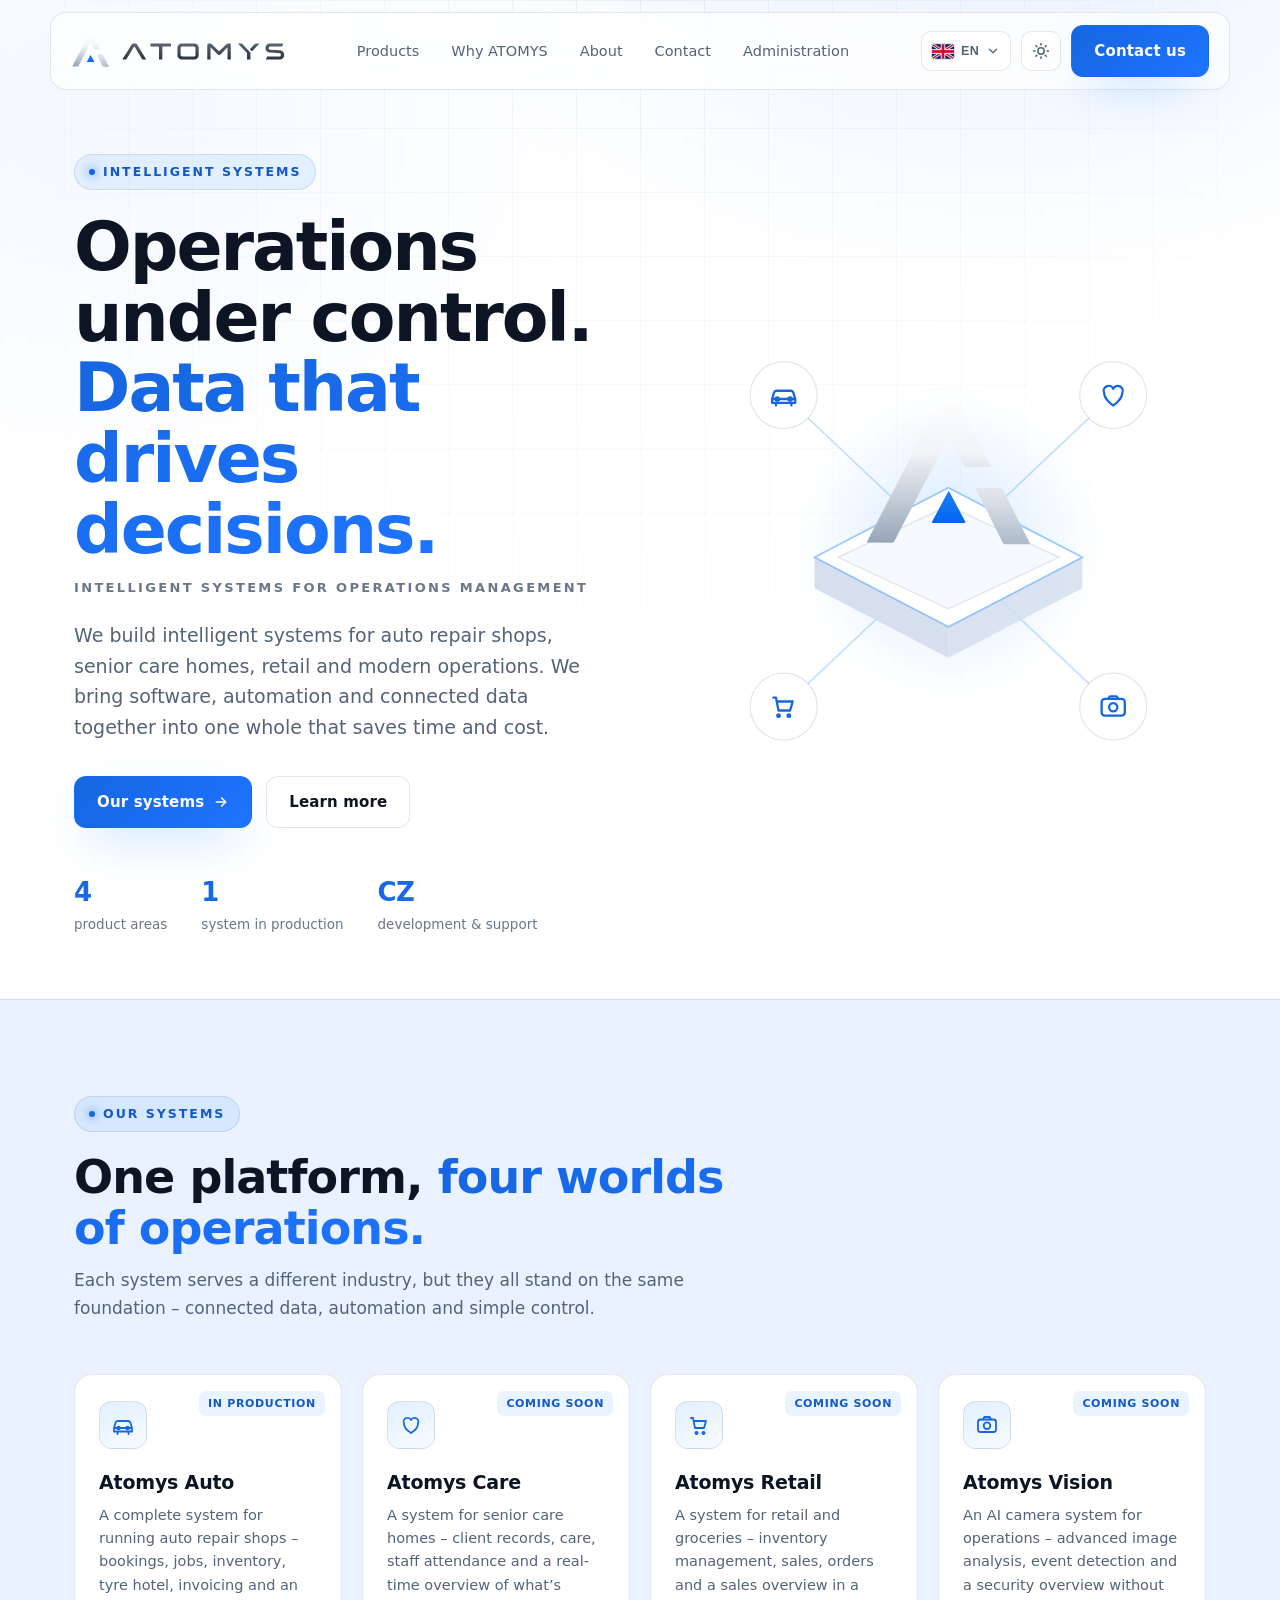
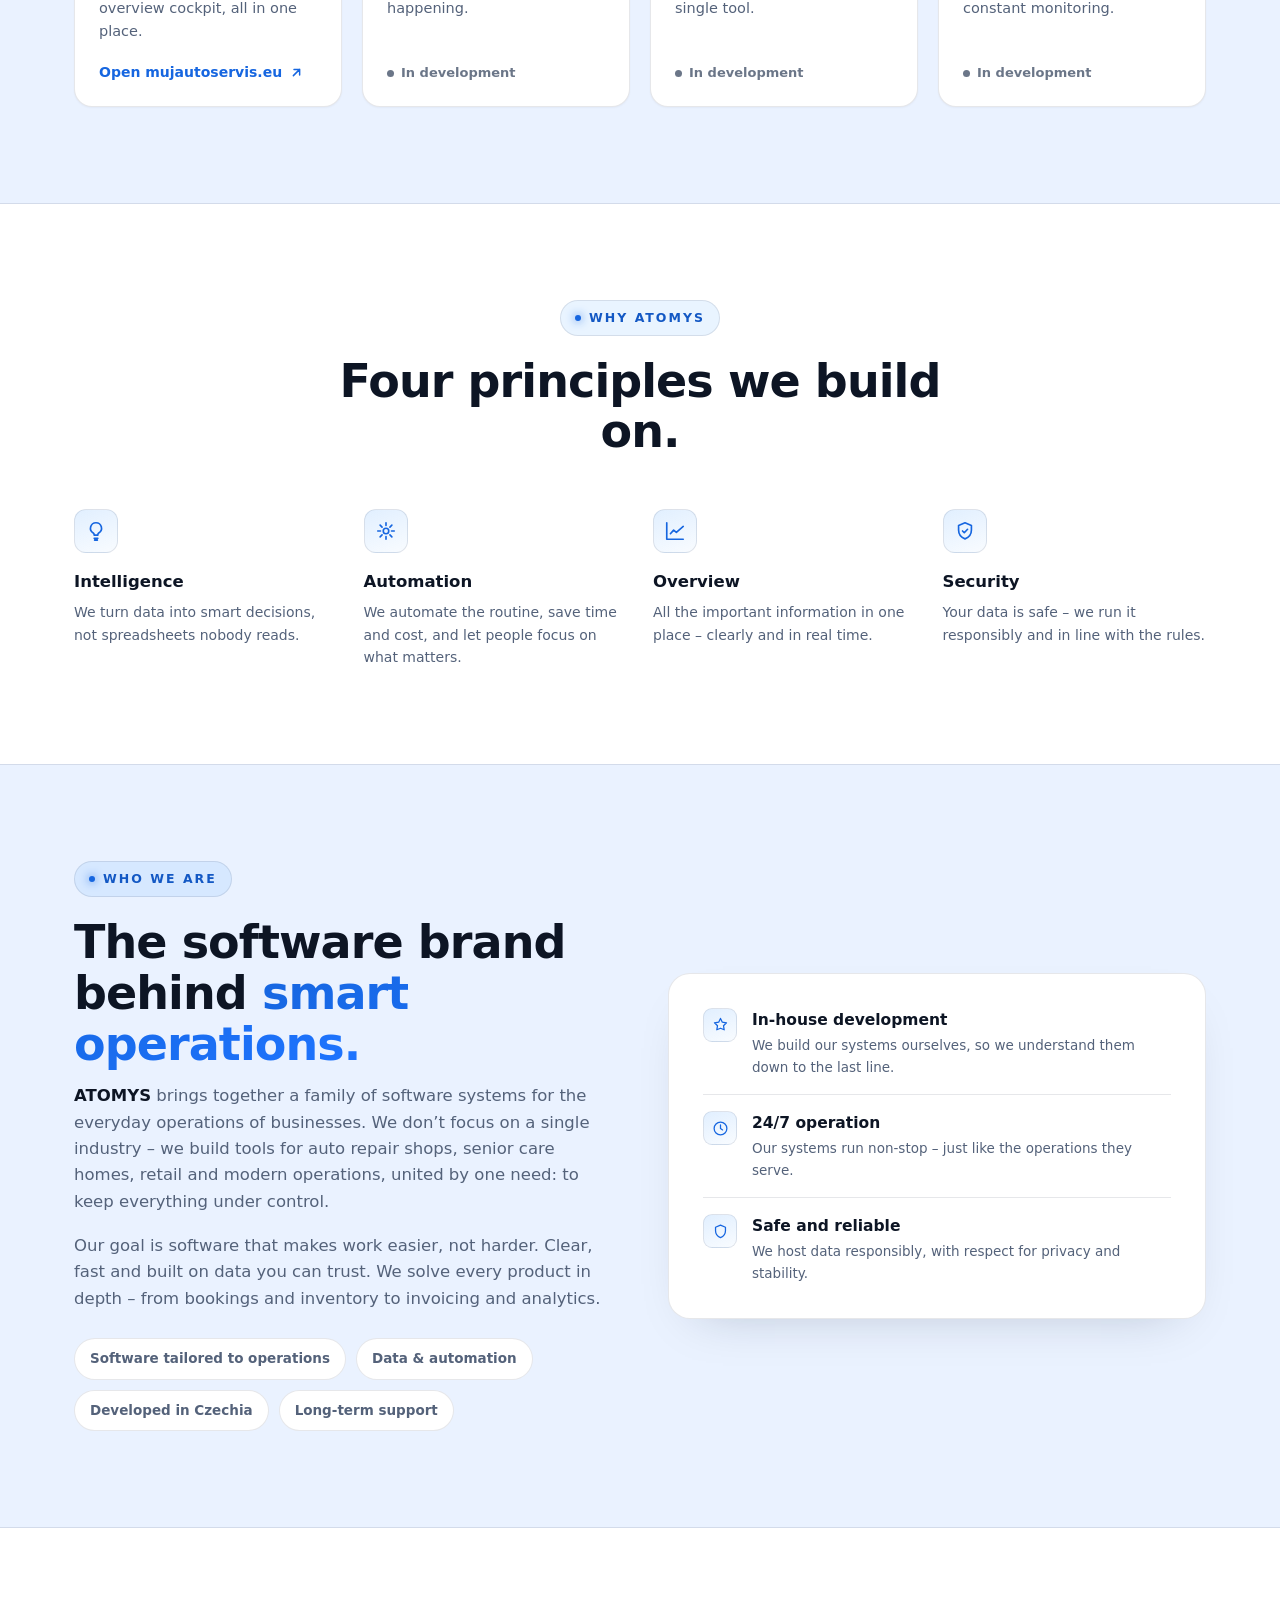
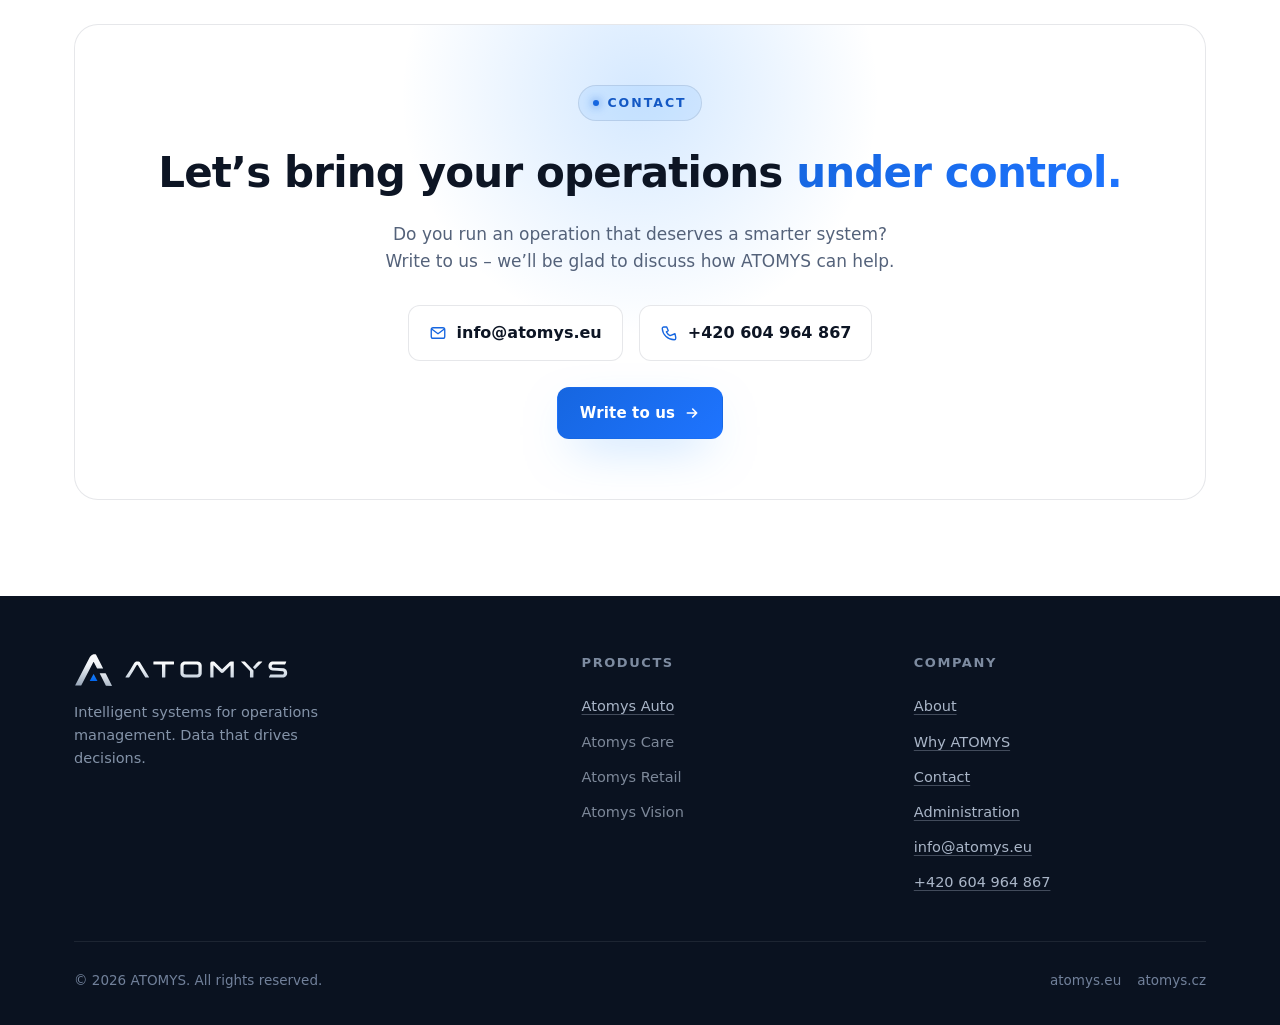
<file: index.html>
<!DOCTYPE html>
<html lang="en" data-theme="dark">
<head>
<meta charset="UTF-8">
<meta name="viewport" content="width=device-width, initial-scale=1.0">
<title>ATOMYS – Intelligent systems for operations management</title>
<meta name="description" content="ATOMYS builds intelligent systems for auto repair shops, senior care homes, retail and modern operations. Data that drives decisions – operations under control.">
<meta name="theme-color" content="#080b12">
<meta name="author" content="ATOMYS">
<link rel="canonical" href="https://atomys.eu/">

<meta property="og:type" content="website">
<meta property="og:title" content="ATOMYS – Intelligent systems for operations management">
<meta property="og:description" content="We build intelligent systems for auto repair shops, senior care homes, retail and modern operations.">
<meta property="og:url" content="https://atomys.eu/">
<meta property="og:site_name" content="ATOMYS">
<meta property="og:image" content="https://atomys.eu/og.png">
<meta property="og:image:width" content="1200">
<meta property="og:image:height" content="630">
<meta name="twitter:card" content="summary_large_image">

<script type="application/ld+json">
{"@context":"https://schema.org","@type":"Organization","name":"ATOMYS","url":"https://atomys.eu","logo":"https://atomys.eu/og.png","description":"Intelligent systems for auto repair shops, senior care homes, retail and modern operations.","email":"info@atomys.eu","telephone":"+420604964867","sameAs":["https://atomys.cz","https://mujautoservis.eu"],"areaServed":"CZ"}
</script>

<link rel="icon" type="image/svg+xml" href="atomys-brand/atomys-mark-tile.svg">

<!-- anti-flash: hide until the correct language is applied (only when it differs from the hardcoded English) -->
<script>(function(){try{var s=localStorage.getItem('atomys-lang');var d=location.hostname.indexOf('.cz')>-1?'cs':'en';var l=s||d;if(l&&l!=='en')document.documentElement.setAttribute('data-i18n-pending','1');}catch(e){}})();</script>
<style>html[data-i18n-pending] body{visibility:hidden}</style>

<style>
:root{
  --brand:#2b8fff;--brand-2:#48c4ff;--brand-deep:#0d47a1;
  --grad-blue:linear-gradient(135deg,#1666e0 0%,#1e74ff 100%);
  --grad-silver:linear-gradient(180deg,#f6f8fb 0%,#c6cfda 46%,#7c8797 100%);
  --radius:18px;--radius-sm:12px;--maxw:1180px;
  --ease:cubic-bezier(.22,.61,.36,1);--shadow-brand:0 18px 50px -18px rgba(43,143,255,.55);
}
[data-theme="dark"]{
  --bg:#080b12;--bg-grad-1:#0d1930;--bg-grad-2:#070a11;
  --surface:rgba(255,255,255,.035);--surface-solid:#0f1622;--surface-hover:rgba(255,255,255,.06);
  --border:rgba(255,255,255,.09);--border-strong:rgba(120,170,255,.35);
  --text:#eef2f8;--text-dim:#9fb0c6;--text-faint:#7d8ca6;
  --nav-bg:rgba(9,13,20,.72);--chip-bg:rgba(43,143,255,.12);--chip-text:#7cc0ff;
  --hero-glow:rgba(43,143,255,.32);--card-icon-bg:linear-gradient(160deg,rgba(43,143,255,.18),rgba(43,143,255,.04));
  --footer-bg:#060910;--iso-side:#090e17;--mk-1:#f6f8fb;--mk-2:#c1cad6;--mk-3:#6f7a8a;
  --word1:#ffffff;--word2:#cbd5e1;
}
[data-theme="light"]{
  --bg:#ffffff;--bg-grad-1:#eaf2ff;--bg-grad-2:#ffffff;
  --surface:#ffffff;--surface-solid:#ffffff;--surface-hover:#f6f9ff;
  --border:rgba(13,26,48,.10);--border-strong:rgba(43,143,255,.45);
  --text:#0d1524;--text-dim:#54627a;--text-faint:#6b7688;
  --nav-bg:rgba(255,255,255,.78);--chip-bg:rgba(43,143,255,.10);--chip-text:#1358c4;
  --hero-glow:rgba(43,143,255,.20);--card-icon-bg:linear-gradient(160deg,rgba(43,143,255,.14),rgba(43,143,255,.03));
  --footer-bg:#0a1220;--grad-silver:linear-gradient(180deg,#5b6675 0%,#1f2733 100%);
  --brand:#1666e0;--iso-side:#d5dfee;--mk-1:#8b96a6;--mk-2:#5a6473;--mk-3:#2f3947;
  --word1:#5c6673;--word2:#2b333f;
}
*{box-sizing:border-box;margin:0;padding:0}
html{scroll-behavior:smooth;-webkit-text-size-adjust:100%}
@media (prefers-reduced-motion:reduce){html{scroll-behavior:auto}}
body{font-family:-apple-system,BlinkMacSystemFont,"Segoe UI",system-ui,"Helvetica Neue",Arial,"Apple Color Emoji",sans-serif;background:var(--bg);color:var(--text);line-height:1.6;-webkit-font-smoothing:antialiased;text-rendering:optimizeLegibility;overflow-x:hidden;overflow-wrap:break-word;transition:background .4s var(--ease),color .4s var(--ease)}
a{color:inherit;text-decoration:none}
img,svg{display:block;max-width:100%}
ul{list-style:none}
:focus-visible{outline:2px solid var(--brand-2);outline-offset:3px;border-radius:12px}
[data-theme="light"] :focus-visible{outline-color:var(--brand)}
.sr-only{position:absolute!important;width:1px;height:1px;padding:0;margin:-1px;overflow:hidden;clip:rect(0 0 0 0);white-space:nowrap;border:0}
.wrap{width:100%;max-width:var(--maxw);margin:0 auto;padding:0 24px}
body::before{content:"";position:fixed;inset:0;z-index:-2;pointer-events:none;background:radial-gradient(1000px 600px at 78% -8%,var(--bg-grad-1),transparent 60%),radial-gradient(900px 700px at 8% 12%,color-mix(in srgb,var(--bg-grad-1) 55%,transparent),transparent 55%),var(--bg-grad-2);transition:background .4s var(--ease)}
body::after{content:"";position:fixed;inset:0;z-index:-1;pointer-events:none;opacity:.5;background-image:linear-gradient(var(--border) 1px,transparent 1px),linear-gradient(90deg,var(--border) 1px,transparent 1px);background-size:64px 64px;-webkit-mask-image:radial-gradient(circle at 50% 0,#000,transparent 70%);mask-image:radial-gradient(circle at 50% 0,#000,transparent 70%)}
.btn{display:inline-flex;align-items:center;gap:9px;font-weight:600;font-size:15px;letter-spacing:.01em;padding:13px 22px;border-radius:12px;cursor:pointer;border:1px solid transparent;transition:transform .25s var(--ease),box-shadow .25s var(--ease),background .25s,border-color .25s,color .25s;white-space:nowrap}
.btn:active{transform:translateY(1px)}
.btn-primary{background:var(--grad-blue);color:#fff;box-shadow:var(--shadow-brand)}
.btn-primary:hover{transform:translateY(-2px);box-shadow:0 22px 55px -16px rgba(43,143,255,.7)}
.btn-ghost{background:var(--surface);color:var(--text);border-color:var(--border)}
.btn-ghost:hover{border-color:var(--border-strong);background:var(--surface-hover);transform:translateY(-2px)}
.btn svg{width:16px;height:16px}
header{position:sticky;top:0;z-index:100;padding:0 24px;transition:background .3s,border-color .3s}
.nav-inner{display:flex;align-items:center;justify-content:space-between;gap:14px;padding:12px 20px;margin:12px auto;max-width:var(--maxw);background:var(--nav-bg);backdrop-filter:blur(18px);-webkit-backdrop-filter:blur(18px);border:1px solid var(--border);border-radius:16px}
.brand{display:flex;align-items:center;gap:11px}
.brand .mark{height:34px;width:auto;flex:none}
.brand .word{height:17px;width:auto;display:block;margin-left:1px}
.nav-links{display:flex;align-items:center;gap:4px}
.nav-links a{font-size:14.5px;font-weight:500;color:var(--text-dim);padding:9px 14px;border-radius:9px;transition:color .2s,background .2s}
.nav-links a:hover{color:var(--text);background:var(--surface-hover)}
.nav-actions{display:flex;align-items:center;gap:10px}
.icon-btn{width:40px;height:40px;display:grid;place-items:center;flex:none;background:var(--surface);border:1px solid var(--border);border-radius:10px;color:var(--text-dim);cursor:pointer;transition:color .2s,border-color .2s,background .2s}
.icon-btn:hover{color:var(--text);border-color:var(--border-strong)}
.icon-btn svg{width:18px;height:18px}
.theme-toggle .sun{display:none}
[data-theme="light"] .theme-toggle .sun{display:block}
[data-theme="light"] .theme-toggle .moon{display:none}
.burger{display:none}
/* language switcher */
.lang-switch{position:relative}
.lang-btn{display:inline-flex;align-items:center;gap:7px;height:40px;padding:0 10px;background:var(--surface);border:1px solid var(--border);border-radius:10px;color:var(--text-dim);cursor:pointer;transition:color .2s,border-color .2s,background .2s}
.lang-btn:hover{color:var(--text);border-color:var(--border-strong)}
.flag{width:22px;height:15px;border-radius:3px;overflow:hidden;display:inline-block;flex:none;box-shadow:0 0 0 1px rgba(0,0,0,.12)}
.flag svg{width:100%;height:100%;display:block}
.lang-btn .lang-code{font-size:12.5px;font-weight:700;letter-spacing:.04em}
.lang-btn .chev{width:14px;height:14px;transition:transform .25s var(--ease)}
.lang-switch.open .chev{transform:rotate(180deg)}
.lang-menu{position:absolute;top:calc(100% + 8px);right:0;min-width:186px;background:var(--surface-solid);border:1px solid var(--border);border-radius:14px;padding:6px;box-shadow:0 30px 60px -20px rgba(0,0,0,.5);list-style:none;margin:0;opacity:0;visibility:hidden;transform:translateY(-6px);transition:opacity .2s var(--ease),transform .2s var(--ease),visibility .2s;z-index:130;max-height:70vh;overflow:auto}
.lang-switch.open .lang-menu{opacity:1;visibility:visible;transform:none}
.lang-menu li{display:flex;align-items:center;gap:10px;padding:9px 10px;border-radius:9px;font-size:14px;color:var(--text-dim);cursor:pointer;transition:background .15s,color .15s}
.lang-menu li:hover,.lang-menu li:focus-visible{background:var(--surface-hover);color:var(--text);outline:none}
.lang-menu li[aria-selected="true"]{color:var(--brand);font-weight:600;background:var(--chip-bg)}
section{padding:96px 0;position:relative}
.eyebrow{display:inline-flex;align-items:center;gap:8px;font-size:12.5px;font-weight:700;letter-spacing:.16em;text-transform:uppercase;color:var(--chip-text);background:var(--chip-bg);padding:7px 14px;border-radius:100px;border:1px solid var(--border)}
.eyebrow::before{content:"";width:6px;height:6px;border-radius:50%;background:var(--brand);box-shadow:0 0 10px var(--brand)}
.section-head{max-width:660px;margin-bottom:52px}
.section-head.center{margin-inline:auto;text-align:center}
h2.title{font-size:clamp(30px,4.4vw,46px);line-height:1.1;font-weight:800;letter-spacing:-.02em;margin:20px 0 14px}
.section-head p{color:var(--text-dim);font-size:17px}
.grad-text{background:var(--grad-blue);-webkit-background-clip:text;background-clip:text;color:transparent}
.hero{padding-top:52px;padding-bottom:64px}
.hero-grid{display:grid;grid-template-columns:1.05fr .95fr;gap:48px;align-items:center}
.hero h1{font-size:clamp(38px,6vw,68px);line-height:1.04;font-weight:800;letter-spacing:-.03em;margin:22px 0 12px}
.hero .hero-tagline{font-size:13px;font-weight:700;letter-spacing:.18em;text-transform:uppercase;color:var(--text-faint);margin-bottom:22px}
.hero p.lead{font-size:19px;color:var(--text-dim);max-width:520px;margin-bottom:34px}
.hero-cta{display:flex;gap:14px;flex-wrap:wrap}
.hero-stats{display:flex;gap:34px;margin-top:44px;flex-wrap:wrap}
.hero-stats .num{font-size:26px;font-weight:800;letter-spacing:-.02em}
.hero-stats .lbl{font-size:13.5px;color:var(--text-faint)}
.hero-visual{position:relative;aspect-ratio:1/1;display:grid;place-items:center}
.hero-visual .glow{position:absolute;width:60%;height:60%;border-radius:50%;background:radial-gradient(circle,var(--hero-glow),transparent 68%);filter:blur(12px);animation:pulse 6s ease-in-out infinite}
@keyframes pulse{0%,100%{transform:scale(1);opacity:.85}50%{transform:scale(1.12);opacity:1}}
.hero-visual svg.net{position:relative;width:100%;height:100%;overflow:visible}
.node-ring{fill:none;stroke:var(--brand);stroke-width:1.2;transform-box:fill-box;transform-origin:center;opacity:0;animation:ring 3.4s ease-out infinite}
@keyframes ring{0%{transform:scale(.55);opacity:.5}80%{opacity:0}100%{transform:scale(1.75);opacity:0}}
@media (prefers-reduced-motion:reduce){.hero-visual .glow{animation:none}.node-ring{animation:none;opacity:0}}
.alt{background:var(--surface);border-block:1px solid var(--border)}
[data-theme="light"] .alt{background:var(--bg-grad-1)}
.cards{display:grid;grid-template-columns:repeat(4,1fr);gap:20px}
.card{position:relative;background:var(--surface-solid);border:1px solid var(--border);border-radius:var(--radius);padding:26px 24px 22px;overflow:hidden;transition:transform .3s var(--ease),border-color .3s,box-shadow .3s;display:flex;flex-direction:column}
[data-theme="light"] .card{box-shadow:0 1px 2px rgba(13,26,48,.04)}
.card::before{content:"";position:absolute;inset:0;border-radius:var(--radius);padding:1px;background:linear-gradient(160deg,var(--brand),transparent 42%);-webkit-mask:linear-gradient(#000 0 0) content-box,linear-gradient(#000 0 0);-webkit-mask-composite:xor;mask-composite:exclude;opacity:0;transition:opacity .3s}
.card:hover{transform:translateY(-6px);border-color:var(--border-strong);box-shadow:0 26px 50px -26px rgba(43,143,255,.4)}
.card:hover::before{opacity:1}
.card .ic{width:48px;height:48px;border-radius:13px;display:grid;place-items:center;background:var(--card-icon-bg);border:1px solid var(--border);color:var(--brand);margin-bottom:18px}
.card .ic svg{width:24px;height:24px}
.card h3{font-size:19px;font-weight:700;letter-spacing:-.01em;margin-bottom:7px}
.card .desc{font-size:14.5px;color:var(--text-dim);flex:1;margin-bottom:18px}
.card .link{display:inline-flex;align-items:center;gap:7px;font-size:14px;font-weight:600;color:var(--brand);overflow-wrap:break-word}
.card .link svg{width:15px;height:15px;transition:transform .25s var(--ease)}
.card:hover .link svg{transform:translateX(4px)}
.card .soon{color:var(--text-faint);font-weight:600;font-size:13px;display:inline-flex;align-items:center;gap:7px}
.card .soon::before{content:"";width:7px;height:7px;border-radius:50%;background:var(--text-faint)}
.badge-tag{position:absolute;top:16px;right:16px;font-size:11px;font-weight:700;letter-spacing:.06em;text-transform:uppercase;color:var(--chip-text);background:var(--chip-bg);padding:4px 9px;border-radius:7px}
.features{display:grid;grid-template-columns:repeat(4,1fr);gap:26px}
.feat .fi{width:44px;height:44px;border-radius:12px;display:grid;place-items:center;background:var(--card-icon-bg);border:1px solid var(--border);color:var(--brand);margin-bottom:16px}
.feat .fi svg{width:22px;height:22px}
.feat h3{font-size:16.5px;font-weight:700;margin-bottom:6px}
.feat p{font-size:14px;color:var(--text-dim)}
.about-grid{display:grid;grid-template-columns:1fr 1fr;gap:56px;align-items:center}
.about-copy p{color:var(--text-dim);font-size:16.5px;margin-bottom:18px}
.about-copy p strong{color:var(--text);font-weight:600}
.pill-row{display:flex;flex-wrap:wrap;gap:10px;margin-top:26px}
.pill{font-size:13.5px;font-weight:600;color:var(--text-dim);background:var(--surface);border:1px solid var(--border);padding:9px 15px;border-radius:100px}
.about-panel{background:var(--surface-solid);border:1px solid var(--border);border-radius:22px;padding:34px;position:relative;overflow:hidden}
[data-theme="light"] .about-panel{box-shadow:0 20px 50px -30px rgba(13,26,48,.25)}
.about-panel .row{display:flex;align-items:flex-start;gap:15px;padding:16px 0;border-bottom:1px solid var(--border)}
.about-panel .row:last-child{border-bottom:0;padding-bottom:0}
.about-panel .row:first-child{padding-top:0}
.about-panel .rn{width:34px;height:34px;border-radius:9px;flex:none;display:grid;place-items:center;background:var(--card-icon-bg);border:1px solid var(--border);color:var(--brand)}
.about-panel .rn svg{width:17px;height:17px}
.about-panel .rt{font-weight:700;font-size:15.5px;margin-bottom:2px}
.about-panel .rd{font-size:13.5px;color:var(--text-dim)}
.contact-card{background:var(--surface-solid);border:1px solid var(--border);border-radius:24px;padding:clamp(34px,5vw,60px);text-align:center;position:relative;overflow:hidden}
.contact-card::after{content:"";position:absolute;top:-40%;left:50%;transform:translateX(-50%);width:520px;height:520px;border-radius:50%;background:radial-gradient(circle,var(--hero-glow),transparent 65%);z-index:0}
.contact-card>*{position:relative;z-index:1}
.contact-card h2{font-size:clamp(28px,4vw,42px);font-weight:800;letter-spacing:-.02em;margin-bottom:14px}
.contact-card p{color:var(--text-dim);font-size:17px;max-width:520px;margin:0 auto 30px}
.contact-methods{display:flex;gap:16px;justify-content:center;flex-wrap:wrap;margin-bottom:6px}
.cm{display:inline-flex;align-items:center;gap:10px;font-weight:600;color:var(--text);overflow-wrap:break-word;background:var(--surface);border:1px solid var(--border);padding:14px 20px;border-radius:12px;transition:border-color .2s,transform .2s}
.cm:hover{border-color:var(--border-strong);transform:translateY(-2px)}
.cm svg{width:18px;height:18px;color:var(--brand)}
footer{background:var(--footer-bg);border-top:1px solid var(--border);color:#c3ccda;padding:56px 0 30px}
.foot-grid{display:grid;grid-template-columns:1.6fr 1fr 1fr;gap:40px;margin-bottom:40px}
footer .brand .word{color:transparent}
footer .tagline{color:#8493a8;font-size:14.5px;margin-top:14px;max-width:300px}
.foot-col h3{font-size:13px;letter-spacing:.12em;text-transform:uppercase;color:#7d8ba0;margin-bottom:16px;font-weight:700}
.foot-col a,.foot-col span{display:block;color:#aab6c8;font-size:14.5px;padding:6px 0;transition:color .2s;overflow-wrap:break-word}
.foot-col a{text-decoration:underline;text-decoration-color:rgba(170,182,200,.35);text-underline-offset:3px}
.foot-col a:hover{color:#fff;text-decoration-color:#fff}
.foot-col span{opacity:.72}
.foot-bottom{display:flex;justify-content:space-between;align-items:center;gap:16px;flex-wrap:wrap;border-top:1px solid rgba(255,255,255,.08);padding-top:24px;color:#71809a;font-size:13.5px}
.foot-bottom .domains{display:flex;gap:16px}
.foot-bottom .domains a{padding:4px 0;display:inline-block}
.foot-bottom .domains a:hover{color:#fff}
.reveal{opacity:0;transform:translateY(24px);transition:opacity .7s var(--ease),transform .7s var(--ease)}
.reveal.in{opacity:1;transform:none}
@media (prefers-reduced-motion:reduce){.reveal{opacity:1;transform:none}}
@media (max-width:960px){
  .hero-grid{grid-template-columns:1fr;gap:20px}
  .hero-visual{max-width:440px;margin:0 auto;order:-1}
  .cards{grid-template-columns:repeat(2,1fr)}
  .features{grid-template-columns:repeat(2,1fr)}
  .about-grid{grid-template-columns:1fr;gap:36px}
  .foot-grid{grid-template-columns:repeat(3,1fr);gap:28px}
}
@media (max-width:680px){
  section{padding:70px 0}
  header{padding:0 12px}
  .nav-links,.nav-desktop-cta{display:none}
  .burger{display:grid}
  .lang-btn .lang-code{display:none}
  .lang-btn{padding:0 8px}
  .nav-links.open{display:flex;flex-direction:column;align-items:stretch;gap:2px;position:absolute;top:74px;left:12px;right:12px;background:var(--surface-solid);border:1px solid var(--border);border-radius:16px;padding:12px;box-shadow:0 30px 60px -20px rgba(0,0,0,.5)}
  .nav-links.open a{padding:13px 14px;font-size:16px}
  .cards{grid-template-columns:1fr}
  .features{grid-template-columns:1fr}
  .foot-grid{grid-template-columns:1fr}
  .hero-stats{gap:24px}
  .foot-bottom{flex-direction:column;align-items:flex-start}
}
</style>
</head>
<body>

<svg width="0" height="0" style="position:absolute" aria-hidden="true" focusable="false">
  <defs>
    <linearGradient id="mUp" x1="0" y1="40" x2="0" y2="319" gradientUnits="userSpaceOnUse"><stop offset="0" stop-color="#fcfcfd"/><stop offset="0.35" stop-color="#f1f4f7"/><stop offset="0.68" stop-color="#c4cdd8"/><stop offset="1" stop-color="#97a5b7"/></linearGradient>
    <linearGradient id="mLo" x1="0" y1="210" x2="0" y2="322" gradientUnits="userSpaceOnUse"><stop offset="0" stop-color="#e3e7ed"/><stop offset="0.35" stop-color="#d4dae3"/><stop offset="0.68" stop-color="#c0c9d5"/><stop offset="1" stop-color="#aebbc9"/></linearGradient>
    <linearGradient id="mBl" x1="0" y1="214" x2="0" y2="280" gradientUnits="userSpaceOnUse"><stop offset="0" stop-color="#1d80f6"/><stop offset="1" stop-color="#0166f0"/></linearGradient>
    <linearGradient id="word" x1="0" y1="0" x2="0" y2="1"><stop offset="0" stop-color="var(--word1)"/><stop offset="1" stop-color="var(--word2)"/></linearGradient>
    <linearGradient id="wordBright" x1="0" y1="0" x2="0" y2="1"><stop offset="0" stop-color="#ffffff"/><stop offset="1" stop-color="#cbd5e1"/></linearGradient>
  </defs>
</svg>

<header>
  <nav class="nav-inner">
    <a href="#top" class="brand" aria-label="ATOMYS — home">
      <svg class="mark" viewBox="38 30 348 302" aria-hidden="true" focusable="false">
        <path fill="url(#mBl)" d="M214 218Q212.1 214.5 210.3 218L178.7 277.3Q177.5 279.5 180 279.5L244 279.5Q246.5 279.5 245.3 277.3Z"/>
        <path fill="url(#mUp)" d="M98.9 319.1L50.5 318.8Q47.5 318.8 48.9 316.1L176.7 69.6Q181.6 60.2 189.8 53.4L196 48.2Q201.1 44 207.4 42.3L210.2 41.5Q216.2 39.9 222.4 40L228 40Q231 40.1 232.6 42.7L234.3 45.6Q236.7 49.7 238.9 53.8L296.1 164.9Q297.5 167.6 294.5 167.6L246.8 167.9Q243.8 167.9 242.4 165.2L213.3 110.1Q211.9 107.5 210.5 110.2L103.2 316.4Q101.9 319.1 98.9 319.1Z"/>
        <path fill="url(#mLo)" d="M320.3 212.8L374.3 319.4Q375.6 322.1 372.6 322.1L324.6 322Q321.6 322 320.3 319.3L266.7 212.4Q265.3 209.8 268.3 209.8L316 210.1Q319 210.1 320.3 212.8Z"/>
      </svg>
      <svg class="word" viewBox="445 105 1283 134" role="img" aria-label="ATOMYS" focusable="false">
        <g fill="url(#word)">
          <path d="M449.3 234.7L449 232L487.7 171.5L519 118.9Q524.3 112.9 529.3 110.9L534.3 108.9L550 108.9Q559.3 112 561 113.7L562.6 115.3L634.8 232.7L633 234.7L621 234.7Q607.7 234.7 605.8 234.7L604 232.6L561.1 162.3L548.7 140.1Q544.6 135 543.3 134.4L542 133.9Q539.3 135.3 537.1 138.2L535 141.1L508.7 185.6L478.6 233.3L475.7 234.7L449.3 234.7Z"/>
          <path d="M763.3 133.1L762.8 232.7L760.7 234.7L738.7 234.7L737 234.7L736.6 231.3L736.6 136.3L735.8 134.3L733 132.9L670 132.8L668.7 130.7L668.9 110.7L671.7 108.9L829 108.9L830.8 110.3Q831.8 120.3 831.3 125.8Q830.8 131.3 830.2 132L829.7 132.7L763.3 133.1Z"/>
          <path fill-rule="evenodd" d="M1046.8 128.3L1049.8 139.7L1049.7 206Q1046.8 216.3 1045.7 218.3Q1044.6 220.3 1041.1 224Q1037.6 227.7 1035.4 229.2L1033.1 230.7L1019.3 234.7L912.7 234.7Q903.7 232.7 899.7 230.7Q895.7 228.7 892.8 226.1Q890 223.6 887.5 220Q885 216.3 883.9 213.8Q882.9 211.3 882.4 207.8L881.9 204.3L881.9 139Q883 132.7 885 128.5Q887 124.3 889.7 121.2Q892.3 118.1 895.1 116Q897.8 114 900.9 112.5Q904 111 908.5 109.9L913 108.9L1019 108.9Q1026.9 111 1031.6 113.5Q1036.3 116 1039.5 119.1Q1042.7 122.2 1044.8 125.3L1046.8 128.3ZM1018 209.8Q1021.7 206.6 1022.8 204.6L1023.8 202.7L1023.8 140.3Q1019.3 134.9 1015 133.9L1010.7 132.9L919.3 132.8Q912.5 135 910.8 136.6Q909 138.2 908.1 141.1L907.2 144L906.9 199.7Q909 205.7 911.3 207.7Q913.7 209.7 919.2 210.4L924.7 211.1L1012 210.9L1018 209.8Z"/>
          <path d="M1276.7 141.9L1273.3 142L1218.6 197.7Q1206.7 198.8 1205 198.6Q1203.3 198.5 1200.8 196.4L1198.3 194.4L1145.3 141.1L1144 140.9L1142.8 143L1142.7 234.7L1139.7 234.7L1118.1 234.7L1117.2 231.7L1117.2 122Q1118 117.3 1121.8 113.6Q1125.7 110 1127 108.9L1128.3 108.9L1142.7 108.9L1149.3 111.1L1203.2 164.7L1210.3 170L1270.1 112L1279 108.9L1299.7 108.9L1302.3 110.1L1302.8 233L1299.7 234.7L1278.7 234.7L1276.7 231.7L1276.7 141.9Z"/>
          <path d="M1360 108.9L1389.3 108.9L1391.6 110L1442 164.5L1457.7 180L1457.2 231.7L1456.1 234.7L1453.7 234.7L1434 234.7L1431 234.7L1430 231.7L1430.4 188L1429.7 184L1362.1 113.3L1360 110.8L1360 108.9Z"/>
          <path d="M1468.3 169.8L1455 155.3L1454.9 152.3L1482 123L1497.3 108.9L1526.7 108.9L1525.7 112.6L1471.6 168.7L1468.3 169.8Z"/>
          <path d="M1590.3 212L1601 210.9L1686.7 211.2Q1692.3 209.7 1693.5 208.6Q1694.7 207.6 1695.7 205.6Q1696.7 203.7 1697 201.2Q1697.4 198.7 1697.1 196Q1696.8 193.3 1695.7 191.2Q1694.7 189 1693.5 188Q1692.3 186.9 1689.5 185.9L1686.7 184.9L1645.7 181.9L1608.3 180.8Q1599 178.8 1594.8 176.7L1590.7 174.6L1580.8 164.3Q1578 158.3 1576.9 153.5Q1575.9 148.7 1575.9 144.3Q1576 140 1577 135.8Q1578 131.7 1580.5 127Q1583.1 122.3 1586.2 119.2Q1589.3 116.1 1593.8 113.6Q1598.3 111 1602.8 109.9L1607.3 108.9L1715.7 108.9Q1715.8 112.3 1713.8 117.8Q1711.7 123.3 1710.2 126.3Q1708.7 129.4 1707.2 131L1705.7 132.7L1612.3 132.9Q1606.2 135 1604 138.2Q1601.8 141.3 1601.9 145.6Q1602 149.8 1603.1 151.8Q1604.2 153.7 1607.1 155.7L1610 157.8L1694.7 162.9Q1703.3 165.9 1706.8 168Q1710.3 170.1 1713 172.6Q1715.7 175.1 1718.2 179L1720.8 183L1723.5 197Q1722.8 208.3 1721.8 211.5Q1720.8 214.7 1718.7 218.2Q1716.6 221.7 1713.6 224.7Q1710.6 227.7 1705.9 230.2Q1701.3 232.8 1696.3 234.7L1691.3 234.7L1581.3 234.7L1580 234.7L1580 231.7L1590.3 212Z"/>
        </g>
      </svg>
    </a>

    <ul class="nav-links" id="navLinks">
      <li><a href="#produkty" data-i18n="nav.products">Products</a></li>
      <li><a href="#proc" data-i18n="nav.why">Why ATOMYS</a></li>
      <li><a href="#o-nas" data-i18n="nav.about">About</a></li>
      <li><a href="#kontakt" data-i18n="nav.contact">Contact</a></li>
      <li><a href="https://admin.atomys.eu/" data-i18n="nav.admin">Administration</a></li>
    </ul>

    <div class="nav-actions">
      <div class="lang-switch" id="langSwitch">
        <button class="lang-btn" id="langBtn" aria-haspopup="listbox" aria-expanded="false" aria-label="Choose language">
          <span class="flag" id="curFlag"></span>
          <span class="lang-code" id="curCode">EN</span>
          <svg class="chev" viewBox="0 0 24 24" fill="none" stroke="currentColor" stroke-width="2.2" stroke-linecap="round" stroke-linejoin="round" aria-hidden="true"><path d="M6 9l6 6 6-6"/></svg>
        </button>
        <ul class="lang-menu" id="langMenu" role="listbox" aria-label="Language"></ul>
      </div>
      <button class="icon-btn theme-toggle" id="themeBtn" aria-label="Toggle light / dark mode" title="Light / dark mode">
        <svg class="moon" viewBox="0 0 24 24" fill="none" stroke="currentColor" stroke-width="2" stroke-linecap="round" stroke-linejoin="round" aria-hidden="true" focusable="false"><path d="M21 12.8A9 9 0 1 1 11.2 3a7 7 0 0 0 9.8 9.8z"/></svg>
        <svg class="sun" viewBox="0 0 24 24" fill="none" stroke="currentColor" stroke-width="2" stroke-linecap="round" stroke-linejoin="round" aria-hidden="true" focusable="false"><circle cx="12" cy="12" r="4.2"/><path d="M12 2v2M12 20v2M4 12H2M22 12h-2M5 5l1.4 1.4M17.6 17.6L19 19M19 5l-1.4 1.4M6.4 17.6L5 19"/></svg>
      </button>
      <a href="#kontakt" class="btn btn-primary nav-desktop-cta" data-i18n="nav.cta">Contact us</a>
      <button class="icon-btn burger" id="burger" aria-label="Menu" aria-controls="navLinks" aria-expanded="false">
        <svg viewBox="0 0 24 24" fill="none" stroke="currentColor" stroke-width="2" stroke-linecap="round" aria-hidden="true" focusable="false"><path d="M4 7h16M4 12h16M4 17h16"/></svg>
      </button>
    </div>
  </nav>
</header>

<main id="top">

<section class="hero" aria-label="Intro">
  <div class="wrap">
    <div class="hero-grid">
      <div class="reveal">
        <span class="eyebrow" data-i18n="hero.eyebrow">Intelligent systems</span>
        <h1><span data-i18n="hero.h1a">Operations under control.</span><br><span class="grad-text" data-i18n="hero.h1b">Data that drives decisions.</span></h1>
        <p class="hero-tagline" data-i18n="hero.tagline">Intelligent systems for operations management</p>
        <p class="lead" data-i18n="hero.lead">We build intelligent systems for auto repair shops, senior care homes, retail and modern operations. We bring software, automation and connected data together into one whole that saves time and cost.</p>
        <div class="hero-cta">
          <a href="#produkty" class="btn btn-primary"><span data-i18n="hero.cta1">Our systems</span>
            <svg viewBox="0 0 24 24" fill="none" stroke="currentColor" stroke-width="2.4" stroke-linecap="round" stroke-linejoin="round" aria-hidden="true" focusable="false"><path d="M5 12h14M13 6l6 6-6 6"/></svg>
          </a>
          <a href="#o-nas" class="btn btn-ghost" data-i18n="hero.cta2">Learn more</a>
        </div>
        <div class="hero-stats">
          <div><div class="num grad-text">4</div><div class="lbl" data-i18n="hero.stat1lbl">product areas</div></div>
          <div><div class="num grad-text">1</div><div class="lbl" data-i18n="hero.stat2lbl">system in production</div></div>
          <div><div class="num grad-text">CZ</div><div class="lbl" data-i18n="hero.stat3lbl">development &amp; support</div></div>
        </div>
      </div>

      <div class="hero-visual reveal" aria-hidden="true">
        <div class="glow"></div>
        <svg class="net" viewBox="0 0 400 400" focusable="false">
          <g stroke="var(--border-strong)" stroke-width="1.3" opacity=".6">
            <line x1="200" y1="205" x2="72" y2="84"/><line x1="200" y1="205" x2="328" y2="84"/><line x1="200" y1="205" x2="72" y2="326"/><line x1="200" y1="205" x2="328" y2="326"/>
          </g>
          <path d="M96 210 L96 234 L200 288 L200 264 Z" fill="var(--iso-side)"/>
          <path d="M304 210 L304 234 L200 288 L200 264 Z" fill="var(--iso-side)" opacity=".82"/>
          <path d="M200 156 L304 210 L200 264 L96 210 Z" fill="var(--surface-solid)" stroke="var(--border-strong)" stroke-width="1.4"/>
          <path d="M200 170 L286 210 L200 250 L114 210 Z" fill="var(--surface-hover)" stroke="var(--border)" stroke-width="1"/>
          <g transform="translate(117.9,74.8) scale(0.3881)">
            <path fill="url(#mBl)" d="M214 218Q212.1 214.5 210.3 218L178.7 277.3Q177.5 279.5 180 279.5L244 279.5Q246.5 279.5 245.3 277.3Z"/>
            <path fill="url(#mUp)" d="M98.9 319.1L50.5 318.8Q47.5 318.8 48.9 316.1L176.7 69.6Q181.6 60.2 189.8 53.4L196 48.2Q201.1 44 207.4 42.3L210.2 41.5Q216.2 39.9 222.4 40L228 40Q231 40.1 232.6 42.7L234.3 45.6Q236.7 49.7 238.9 53.8L296.1 164.9Q297.5 167.6 294.5 167.6L246.8 167.9Q243.8 167.9 242.4 165.2L213.3 110.1Q211.9 107.5 210.5 110.2L103.2 316.4Q101.9 319.1 98.9 319.1Z"/>
            <path fill="url(#mLo)" d="M320.3 212.8L374.3 319.4Q375.6 322.1 372.6 322.1L324.6 322Q321.6 322 320.3 319.3L266.7 212.4Q265.3 209.8 268.3 209.8L316 210.1Q319 210.1 320.3 212.8Z"/>
          </g>
          <g transform="translate(72,84)"><circle class="node-ring" r="30"/><circle r="26" fill="var(--surface-solid)" stroke="var(--border)"/><g transform="translate(-12,-12)" stroke="var(--brand)" stroke-width="1.8" fill="none" stroke-linecap="round" stroke-linejoin="round"><path d="M3 15l1.5-5a2 2 0 0 1 1.9-1.4h11.2A2 2 0 0 1 19.5 10L21 15M3 15h18v3H3zM6 18v2M18 18v2"/><circle cx="7" cy="15" r="1.3"/><circle cx="17" cy="15" r="1.3"/></g></g>
          <g transform="translate(328,84)"><circle class="node-ring" r="30" style="animation-delay:.85s"/><circle r="26" fill="var(--surface-solid)" stroke="var(--border)"/><g transform="translate(-12,-12)" stroke="var(--brand)" stroke-width="1.8" fill="none" stroke-linecap="round" stroke-linejoin="round"><path d="M12 20s-7-4.4-7-9.6A3.7 3.7 0 0 1 12 7a3.7 3.7 0 0 1 7 3.4C19 15.6 12 20 12 20z"/></g></g>
          <g transform="translate(72,326)"><circle class="node-ring" r="30" style="animation-delay:1.7s"/><circle r="26" fill="var(--surface-solid)" stroke="var(--border)"/><g transform="translate(-12,-12)" stroke="var(--brand)" stroke-width="1.8" fill="none" stroke-linecap="round" stroke-linejoin="round"><path d="M4 5h2l2 10h9l2-7H7M9 19a1 1 0 1 0 0 .01M17 19a1 1 0 1 0 0 .01"/></g></g>
          <g transform="translate(328,326)"><circle class="node-ring" r="30" style="animation-delay:2.55s"/><circle r="26" fill="var(--surface-solid)" stroke="var(--border)"/><g transform="translate(-12,-12)" stroke="var(--brand)" stroke-width="1.8" fill="none" stroke-linecap="round" stroke-linejoin="round"><rect x="3" y="6" width="18" height="13" rx="2.5"/><circle cx="12" cy="12.5" r="3.2"/><path d="M8 6l1.4-2h5.2L16 6"/></g></g>
        </svg>
      </div>
    </div>
  </div>
</section>

<section id="produkty" class="alt" aria-label="Our systems">
  <div class="wrap">
    <div class="section-head reveal">
      <span class="eyebrow" data-i18n="products.eyebrow">Our systems</span>
      <h2 class="title"><span data-i18n="products.title_a">One platform,</span> <span class="grad-text" data-i18n="products.title_b">four worlds of operations.</span></h2>
      <p data-i18n="products.subtitle">Each system serves a different industry, but they all stand on the same foundation – connected data, automation and simple control.</p>
    </div>
    <div class="cards">
      <article class="card reveal">
        <span class="badge-tag" data-i18n="badge.live">In production</span>
        <div class="ic"><svg viewBox="0 0 24 24" fill="none" stroke="currentColor" stroke-width="1.8" stroke-linecap="round" stroke-linejoin="round" aria-hidden="true" focusable="false"><path d="M3 15l1.6-5.4A2.5 2.5 0 0 1 7 8h10a2.5 2.5 0 0 1 2.4 1.6L21 15M3 15h18v3.5H3zM6.5 18.5V21M17.5 18.5V21"/><circle cx="7.5" cy="15" r="1.3"/><circle cx="16.5" cy="15" r="1.3"/></svg></div>
        <h3>Atomys Auto</h3>
        <p class="desc" data-i18n="product.auto.desc">A complete system for running auto repair shops – bookings, jobs, inventory, tyre hotel, invoicing and an overview cockpit, all in one place.</p>
        <a class="link" href="https://mujautoservis.eu" target="_blank" rel="noopener"><span data-i18n="product.auto.link">Open mujautoservis.eu</span><span class="sr-only" data-i18n="newtab"> (opens in a new window)</span>
          <svg viewBox="0 0 24 24" fill="none" stroke="currentColor" stroke-width="2.4" stroke-linecap="round" stroke-linejoin="round" aria-hidden="true" focusable="false"><path d="M7 17L17 7M8 7h9v9"/></svg>
        </a>
      </article>
      <article class="card reveal">
        <span class="badge-tag" data-i18n="badge.soon">Coming soon</span>
        <div class="ic"><svg viewBox="0 0 24 24" fill="none" stroke="currentColor" stroke-width="1.8" stroke-linecap="round" stroke-linejoin="round" aria-hidden="true" focusable="false"><path d="M12 20s-7-4.4-7-9.6A3.7 3.7 0 0 1 12 7a3.7 3.7 0 0 1 7 3.4C19 15.6 12 20 12 20z"/></svg></div>
        <h3>Atomys Care</h3>
        <p class="desc" data-i18n="product.care.desc">A system for senior care homes – client records, care, staff attendance and a real-time overview of what’s happening.</p>
        <span class="soon" data-i18n="status.indev">In development</span>
      </article>
      <article class="card reveal">
        <span class="badge-tag" data-i18n="badge.soon">Coming soon</span>
        <div class="ic"><svg viewBox="0 0 24 24" fill="none" stroke="currentColor" stroke-width="1.8" stroke-linecap="round" stroke-linejoin="round" aria-hidden="true" focusable="false"><path d="M4 5h2l2 10h9l2-7H7M9.5 19a1.1 1.1 0 1 0 .01 0M16.5 19a1.1 1.1 0 1 0 .01 0"/></svg></div>
        <h3>Atomys Retail</h3>
        <p class="desc" data-i18n="product.retail.desc">A system for retail and groceries – inventory management, sales, orders and a sales overview in a single tool.</p>
        <span class="soon" data-i18n="status.indev">In development</span>
      </article>
      <article class="card reveal">
        <span class="badge-tag" data-i18n="badge.soon">Coming soon</span>
        <div class="ic"><svg viewBox="0 0 24 24" fill="none" stroke="currentColor" stroke-width="1.8" stroke-linecap="round" stroke-linejoin="round" aria-hidden="true" focusable="false"><rect x="3" y="6.5" width="18" height="12.5" rx="2.5"/><circle cx="12" cy="12.7" r="3.3"/><path d="M8 6.5l1.3-2.5h5.4L16 6.5"/></svg></div>
        <h3>Atomys Vision</h3>
        <p class="desc" data-i18n="product.vision.desc">An AI camera system for operations – advanced image analysis, event detection and a security overview without constant monitoring.</p>
        <span class="soon" data-i18n="status.indev">In development</span>
      </article>
    </div>
  </div>
</section>

<section id="proc" aria-label="Why ATOMYS">
  <div class="wrap">
    <div class="section-head center reveal">
      <span class="eyebrow" data-i18n="why.eyebrow">Why ATOMYS</span>
      <h2 class="title" data-i18n="why.title">Four principles we build on.</h2>
    </div>
    <div class="features">
      <div class="feat reveal">
        <div class="fi"><svg viewBox="0 0 24 24" fill="none" stroke="currentColor" stroke-width="1.8" stroke-linecap="round" stroke-linejoin="round" aria-hidden="true" focusable="false"><path d="M12 3a6 6 0 0 1 3 11.2c-.6.4-1 1-1 1.8v.5H10v-.5c0-.8-.4-1.4-1-1.8A6 6 0 0 1 12 3zM10 20h4M10.5 22h3"/></svg></div>
        <h3 data-i18n="feat.intel.t">Intelligence</h3>
        <p data-i18n="feat.intel.d">We turn data into smart decisions, not spreadsheets nobody reads.</p>
      </div>
      <div class="feat reveal">
        <div class="fi"><svg viewBox="0 0 24 24" fill="none" stroke="currentColor" stroke-width="1.8" stroke-linecap="round" stroke-linejoin="round" aria-hidden="true" focusable="false"><circle cx="12" cy="12" r="3"/><path d="M12 3v3M12 18v3M3 12h3M18 12h3M5.6 5.6l2.1 2.1M16.3 16.3l2.1 2.1M18.4 5.6l-2.1 2.1M7.7 16.3l-2.1 2.1"/></svg></div>
        <h3 data-i18n="feat.auto.t">Automation</h3>
        <p data-i18n="feat.auto.d">We automate the routine, save time and cost, and let people focus on what matters.</p>
      </div>
      <div class="feat reveal">
        <div class="fi"><svg viewBox="0 0 24 24" fill="none" stroke="currentColor" stroke-width="1.8" stroke-linecap="round" stroke-linejoin="round" aria-hidden="true" focusable="false"><path d="M3 3v18h18"/><path d="M7 15l3.5-4 3 2.5L21 7"/></svg></div>
        <h3 data-i18n="feat.over.t">Overview</h3>
        <p data-i18n="feat.over.d">All the important information in one place – clearly and in real time.</p>
      </div>
      <div class="feat reveal">
        <div class="fi"><svg viewBox="0 0 24 24" fill="none" stroke="currentColor" stroke-width="1.8" stroke-linecap="round" stroke-linejoin="round" aria-hidden="true" focusable="false"><path d="M12 3l7 3v5c0 5-3.4 8.3-7 9.6C8.4 19.3 5 16 5 11V6z"/><path d="M9.3 12l1.9 1.9 3.6-3.8"/></svg></div>
        <h3 data-i18n="feat.sec.t">Security</h3>
        <p data-i18n="feat.sec.d">Your data is safe – we run it responsibly and in line with the rules.</p>
      </div>
    </div>
  </div>
</section>

<section id="o-nas" class="alt" aria-label="About">
  <div class="wrap">
    <div class="about-grid">
      <div class="about-copy reveal">
        <span class="eyebrow" data-i18n="about.eyebrow">Who we are</span>
        <h2 class="title" style="margin-top:20px"><span data-i18n="about.title_a">The software brand behind</span> <span class="grad-text" data-i18n="about.title_b">smart operations.</span></h2>
        <p data-i18n-html="about.p1"><strong>ATOMYS</strong> brings together a family of software systems for the everyday operations of businesses. We don’t focus on a single industry – we build tools for auto repair shops, senior care homes, retail and modern operations, united by one need: to keep everything under control.</p>
        <p data-i18n="about.p2">Our goal is software that makes work easier, not harder. Clear, fast and built on data you can trust. We solve every product in depth – from bookings and inventory to invoicing and analytics.</p>
        <div class="pill-row">
          <span class="pill" data-i18n="about.pill1">Software tailored to operations</span>
          <span class="pill" data-i18n="about.pill2">Data &amp; automation</span>
          <span class="pill" data-i18n="about.pill3">Developed in Czechia</span>
          <span class="pill" data-i18n="about.pill4">Long-term support</span>
        </div>
      </div>
      <div class="about-panel reveal">
        <div class="row">
          <div class="rn"><svg viewBox="0 0 24 24" fill="none" stroke="currentColor" stroke-width="1.8" stroke-linecap="round" stroke-linejoin="round" aria-hidden="true" focusable="false"><path d="M12 2l2.6 5.3 5.9.9-4.3 4.1 1 5.7L12 15.9 6.8 18l1-5.7L3.5 8.2l5.9-.9z"/></svg></div>
          <div><div class="rt" data-i18n="about.panel1t">In-house development</div><div class="rd" data-i18n="about.panel1d">We build our systems ourselves, so we understand them down to the last line.</div></div>
        </div>
        <div class="row">
          <div class="rn"><svg viewBox="0 0 24 24" fill="none" stroke="currentColor" stroke-width="1.8" stroke-linecap="round" stroke-linejoin="round" aria-hidden="true" focusable="false"><path d="M3 12a9 9 0 1 0 18 0 9 9 0 0 0-18 0zM12 7v5l3 2"/></svg></div>
          <div><div class="rt" data-i18n="about.panel2t">24/7 operation</div><div class="rd" data-i18n="about.panel2d">Our systems run non-stop – just like the operations they serve.</div></div>
        </div>
        <div class="row">
          <div class="rn"><svg viewBox="0 0 24 24" fill="none" stroke="currentColor" stroke-width="1.8" stroke-linecap="round" stroke-linejoin="round" aria-hidden="true" focusable="false"><path d="M12 3l7 3v5c0 5-3.4 8.3-7 9.6C8.4 19.3 5 16 5 11V6z"/></svg></div>
          <div><div class="rt" data-i18n="about.panel3t">Safe and reliable</div><div class="rd" data-i18n="about.panel3d">We host data responsibly, with respect for privacy and stability.</div></div>
        </div>
      </div>
    </div>
  </div>
</section>

<section id="kontakt" aria-label="Contact">
  <div class="wrap">
    <div class="contact-card reveal">
      <span class="eyebrow" data-i18n="contact.eyebrow">Contact</span>
      <h2 style="margin-top:18px"><span data-i18n="contact.title_a">Let’s bring your operations</span> <span class="grad-text" data-i18n="contact.title_b">under control.</span></h2>
      <p data-i18n="contact.p">Do you run an operation that deserves a smarter system? Write to us – we’ll be glad to discuss how ATOMYS can help.</p>
      <div class="contact-methods">
        <a class="cm" href="mailto:info@atomys.eu">
          <svg viewBox="0 0 24 24" fill="none" stroke="currentColor" stroke-width="1.8" stroke-linecap="round" stroke-linejoin="round" aria-hidden="true" focusable="false"><rect x="3" y="5" width="18" height="14" rx="2.5"/><path d="M4 7l8 6 8-6"/></svg>
          info@atomys.eu
        </a>
        <a class="cm" href="tel:+420604964867">
          <svg viewBox="0 0 24 24" fill="none" stroke="currentColor" stroke-width="1.8" stroke-linecap="round" stroke-linejoin="round" aria-hidden="true" focusable="false"><path d="M5 4h4l2 5-2.5 1.5a11 11 0 0 0 5 5L20 13l1 5v1a2 2 0 0 1-2 2A16 16 0 0 1 3 6a2 2 0 0 1 2-2z"/></svg>
          +420 604 964 867
        </a>
      </div>
      <div style="margin-top:26px">
        <a href="mailto:info@atomys.eu?subject=Inquiry%20%E2%80%93%20ATOMYS" class="btn btn-primary" id="mailBtn"><span data-i18n="contact.btn">Write to us</span>
          <svg viewBox="0 0 24 24" fill="none" stroke="currentColor" stroke-width="2.4" stroke-linecap="round" stroke-linejoin="round" aria-hidden="true" focusable="false"><path d="M5 12h14M13 6l6 6-6 6"/></svg>
        </a>
      </div>
    </div>
  </div>
</section>

</main>

<footer>
  <div class="wrap">
    <div class="foot-grid">
      <div>
        <div class="brand">
          <svg class="mark" viewBox="38 30 348 302" aria-hidden="true" focusable="false">
            <path fill="url(#mBl)" d="M214 218Q212.1 214.5 210.3 218L178.7 277.3Q177.5 279.5 180 279.5L244 279.5Q246.5 279.5 245.3 277.3Z"/>
            <path fill="url(#mUp)" d="M98.9 319.1L50.5 318.8Q47.5 318.8 48.9 316.1L176.7 69.6Q181.6 60.2 189.8 53.4L196 48.2Q201.1 44 207.4 42.3L210.2 41.5Q216.2 39.9 222.4 40L228 40Q231 40.1 232.6 42.7L234.3 45.6Q236.7 49.7 238.9 53.8L296.1 164.9Q297.5 167.6 294.5 167.6L246.8 167.9Q243.8 167.9 242.4 165.2L213.3 110.1Q211.9 107.5 210.5 110.2L103.2 316.4Q101.9 319.1 98.9 319.1Z"/>
            <path fill="url(#mLo)" d="M320.3 212.8L374.3 319.4Q375.6 322.1 372.6 322.1L324.6 322Q321.6 322 320.3 319.3L266.7 212.4Q265.3 209.8 268.3 209.8L316 210.1Q319 210.1 320.3 212.8Z"/>
          </svg>
          <svg class="word" viewBox="445 105 1283 134" role="img" aria-label="ATOMYS" focusable="false">
            <g fill="url(#wordBright)">
              <path d="M449.3 234.7L449 232L487.7 171.5L519 118.9Q524.3 112.9 529.3 110.9L534.3 108.9L550 108.9Q559.3 112 561 113.7L562.6 115.3L634.8 232.7L633 234.7L621 234.7Q607.7 234.7 605.8 234.7L604 232.6L561.1 162.3L548.7 140.1Q544.6 135 543.3 134.4L542 133.9Q539.3 135.3 537.1 138.2L535 141.1L508.7 185.6L478.6 233.3L475.7 234.7L449.3 234.7Z"/>
              <path d="M763.3 133.1L762.8 232.7L760.7 234.7L738.7 234.7L737 234.7L736.6 231.3L736.6 136.3L735.8 134.3L733 132.9L670 132.8L668.7 130.7L668.9 110.7L671.7 108.9L829 108.9L830.8 110.3Q831.8 120.3 831.3 125.8Q830.8 131.3 830.2 132L829.7 132.7L763.3 133.1Z"/>
              <path fill-rule="evenodd" d="M1046.8 128.3L1049.8 139.7L1049.7 206Q1046.8 216.3 1045.7 218.3Q1044.6 220.3 1041.1 224Q1037.6 227.7 1035.4 229.2L1033.1 230.7L1019.3 234.7L912.7 234.7Q903.7 232.7 899.7 230.7Q895.7 228.7 892.8 226.1Q890 223.6 887.5 220Q885 216.3 883.9 213.8Q882.9 211.3 882.4 207.8L881.9 204.3L881.9 139Q883 132.7 885 128.5Q887 124.3 889.7 121.2Q892.3 118.1 895.1 116Q897.8 114 900.9 112.5Q904 111 908.5 109.9L913 108.9L1019 108.9Q1026.9 111 1031.6 113.5Q1036.3 116 1039.5 119.1Q1042.7 122.2 1044.8 125.3L1046.8 128.3ZM1018 209.8Q1021.7 206.6 1022.8 204.6L1023.8 202.7L1023.8 140.3Q1019.3 134.9 1015 133.9L1010.7 132.9L919.3 132.8Q912.5 135 910.8 136.6Q909 138.2 908.1 141.1L907.2 144L906.9 199.7Q909 205.7 911.3 207.7Q913.7 209.7 919.2 210.4L924.7 211.1L1012 210.9L1018 209.8Z"/>
              <path d="M1276.7 141.9L1273.3 142L1218.6 197.7Q1206.7 198.8 1205 198.6Q1203.3 198.5 1200.8 196.4L1198.3 194.4L1145.3 141.1L1144 140.9L1142.8 143L1142.7 234.7L1139.7 234.7L1118.1 234.7L1117.2 231.7L1117.2 122Q1118 117.3 1121.8 113.6Q1125.7 110 1127 108.9L1128.3 108.9L1142.7 108.9L1149.3 111.1L1203.2 164.7L1210.3 170L1270.1 112L1279 108.9L1299.7 108.9L1302.3 110.1L1302.8 233L1299.7 234.7L1278.7 234.7L1276.7 231.7L1276.7 141.9Z"/>
              <path d="M1360 108.9L1389.3 108.9L1391.6 110L1442 164.5L1457.7 180L1457.2 231.7L1456.1 234.7L1453.7 234.7L1434 234.7L1431 234.7L1430 231.7L1430.4 188L1429.7 184L1362.1 113.3L1360 110.8L1360 108.9Z"/>
              <path d="M1468.3 169.8L1455 155.3L1454.9 152.3L1482 123L1497.3 108.9L1526.7 108.9L1525.7 112.6L1471.6 168.7L1468.3 169.8Z"/>
              <path d="M1590.3 212L1601 210.9L1686.7 211.2Q1692.3 209.7 1693.5 208.6Q1694.7 207.6 1695.7 205.6Q1696.7 203.7 1697 201.2Q1697.4 198.7 1697.1 196Q1696.8 193.3 1695.7 191.2Q1694.7 189 1693.5 188Q1692.3 186.9 1689.5 185.9L1686.7 184.9L1645.7 181.9L1608.3 180.8Q1599 178.8 1594.8 176.7L1590.7 174.6L1580.8 164.3Q1578 158.3 1576.9 153.5Q1575.9 148.7 1575.9 144.3Q1576 140 1577 135.8Q1578 131.7 1580.5 127Q1583.1 122.3 1586.2 119.2Q1589.3 116.1 1593.8 113.6Q1598.3 111 1602.8 109.9L1607.3 108.9L1715.7 108.9Q1715.8 112.3 1713.8 117.8Q1711.7 123.3 1710.2 126.3Q1708.7 129.4 1707.2 131L1705.7 132.7L1612.3 132.9Q1606.2 135 1604 138.2Q1601.8 141.3 1601.9 145.6Q1602 149.8 1603.1 151.8Q1604.2 153.7 1607.1 155.7L1610 157.8L1694.7 162.9Q1703.3 165.9 1706.8 168Q1710.3 170.1 1713 172.6Q1715.7 175.1 1718.2 179L1720.8 183L1723.5 197Q1722.8 208.3 1721.8 211.5Q1720.8 214.7 1718.7 218.2Q1716.6 221.7 1713.6 224.7Q1710.6 227.7 1705.9 230.2Q1701.3 232.8 1696.3 234.7L1691.3 234.7L1581.3 234.7L1580 234.7L1580 231.7L1590.3 212Z"/>
            </g>
          </svg>
        </div>
        <p class="tagline" data-i18n="footer.tagline">Intelligent systems for operations management. Data that drives decisions.</p>
      </div>
      <div class="foot-col">
        <h3 data-i18n="footer.products">Products</h3>
        <a href="https://mujautoservis.eu" target="_blank" rel="noopener">Atomys Auto<span class="sr-only" data-i18n="newtab"> (opens in a new window)</span></a>
        <span>Atomys Care</span>
        <span>Atomys Retail</span>
        <span>Atomys Vision</span>
      </div>
      <div class="foot-col">
        <h3 data-i18n="footer.company">Company</h3>
        <a href="#o-nas" data-i18n="nav.about">About</a>
        <a href="#proc" data-i18n="nav.why">Why ATOMYS</a>
        <a href="#kontakt" data-i18n="nav.contact">Contact</a>
        <a href="https://admin.atomys.eu/" data-i18n="nav.admin">Administration</a>
        <a href="mailto:info@atomys.eu">info@atomys.eu</a>
        <a href="tel:+420604964867">+420 604 964 867</a>
      </div>
    </div>
    <div class="foot-bottom">
      <span>© <span id="year">2026</span> ATOMYS. <span data-i18n="footer.rights">All rights reserved.</span></span>
      <div class="domains">
        <a href="https://atomys.eu">atomys.eu</a>
        <a href="https://atomys.cz">atomys.cz</a>
      </div>
    </div>
  </div>
</footer>

<script>
(function(){
  "use strict";
  var root=document.documentElement;

  /* ---------- theme ---------- */
  try{var st=localStorage.getItem("atomys-theme");if(st){root.setAttribute("data-theme",st);}else if(window.matchMedia&&window.matchMedia("(prefers-color-scheme: light)").matches){root.setAttribute("data-theme","light");}}catch(e){}
  var themeBtn=document.getElementById("themeBtn");
  themeBtn&&themeBtn.addEventListener("click",function(){var n=root.getAttribute("data-theme")==="light"?"dark":"light";root.setAttribute("data-theme",n);try{localStorage.setItem("atomys-theme",n);}catch(e){}});

  /* ---------- mobile menu ---------- */
  var burger=document.getElementById("burger"),links=document.getElementById("navLinks");
  burger&&burger.addEventListener("click",function(){var o=links.classList.toggle("open");burger.setAttribute("aria-expanded",o?"true":"false");});
  links&&links.addEventListener("click",function(e){if(e.target.tagName==="A"){links.classList.remove("open");burger.setAttribute("aria-expanded","false");}});

  /* ---------- year ---------- */
  var y=document.getElementById("year");if(y){y.textContent=new Date().getFullYear();}

  /* ---------- i18n ---------- */
  var I18N = {"cs":{"nav.products":"Produkty","nav.why":"Proč ATOMYS","nav.about":"O nás","nav.contact":"Kontakt","nav.admin":"Administrace","nav.cta":"Kontaktujte nás","hero.eyebrow":"Inteligentní systémy","hero.h1a":"Provoz pod kontrolou.","hero.h1b":"Data, která rozhodují.","hero.tagline":"Inteligentní systémy pro řízení provozu","hero.lead":"Vyvíjíme inteligentní systémy pro autoservisy, domovy pro seniory, maloobchod a moderní provozy. Spojujeme software, automatizaci a propojená data do jednoho celku, který šetří čas i náklady.","hero.cta1":"Naše systémy","hero.cta2":"Zjistit více","hero.stat1lbl":"produktové oblasti","hero.stat2lbl":"systém v ostrém provozu","hero.stat3lbl":"vývoj a podpora","products.eyebrow":"Naše systémy","products.title_a":"Jedna platforma,","products.title_b":"čtyři světy provozu.","products.subtitle":"Každý systém řeší jiné odvětví, ale všechny stojí na stejném základě – propojená data, automatizace a jednoduché ovládání.","badge.live":"V provozu","badge.soon":"Připravujeme","status.indev":"Ve vývoji","product.auto.desc":"Kompletní systém pro řízení autoservisů – rezervace, zakázky, sklad, pneuhotel, fakturace i přehledový kokpit na jednom místě.","product.auto.link":"Otevřít mujautoservis.eu","product.care.desc":"Systém pro domovy pro seniory – evidence klientů, péče, docházka personálu a přehled o dění v reálném čase.","product.retail.desc":"Systém pro maloobchod a potraviny – skladové hospodářství, prodej, objednávky a přehled tržeb v jednom nástroji.","product.vision.desc":"Kamerový systém s umělou inteligencí pro provozy – pokročilá analýza obrazu, detekce událostí a přehled o bezpečnosti bez neustálého sledování.","newtab":"(otevře se v novém okně)","why.eyebrow":"Proč ATOMYS","why.title":"Čtyři principy, na kterých stavíme.","feat.intel.t":"Inteligence","feat.intel.d":"Data proměňujeme v chytrá rozhodnutí, ne v tabulky, které nikdo nečte.","feat.auto.t":"Automatizace","feat.auto.d":"Automatizujeme rutinu, šetříme čas i náklady a necháváme lidi dělat to podstatné.","feat.over.t":"Přehled","feat.over.d":"Všechny důležité informace na jednom místě – jasně a v reálném čase.","feat.sec.t":"Bezpečnost","feat.sec.d":"Vaše data jsou v bezpečí – provozujeme je zodpovědně a v souladu s pravidly.","about.eyebrow":"Kdo jsme","about.title_a":"Softwarová značka za","about.title_b":"chytrým provozem.","about.p1":"<strong>ATOMYS</strong> zastřešuje rodinu softwarových systémů pro každodenní provoz firem. Nezaměřujeme se na jedno odvětví – stavíme nástroje pro autoservisy, domovy pro seniory, maloobchod i moderní provozy, které spojuje jedna potřeba: mít vše pod kontrolou.","about.p2":"Naším cílem je software, který práci ulehčuje, ne komplikuje. Přehledný, rychlý a postavený na datech, kterým se dá věřit. Každý produkt řešíme do hloubky – od rezervací a skladu až po fakturaci a analýzu.","about.pill1":"Software na míru provozu","about.pill2":"Data a automatizace","about.pill3":"Vývoj v Česku","about.pill4":"Dlouhodobá podpora","about.panel1t":"Vlastní vývoj","about.panel1d":"Systémy vyvíjíme vlastními silami, takže jim rozumíme do posledního řádku.","about.panel2t":"Provoz 24/7","about.panel2d":"Naše systémy běží nepřetržitě – stejně jako provozy, kterým slouží.","about.panel3t":"Bezpečné a spolehlivé","about.panel3d":"Data hostujeme zodpovědně, s ohledem na soukromí a stabilitu.","contact.eyebrow":"Kontakt","contact.title_a":"Pojďme dostat váš provoz","contact.title_b":"pod kontrolu.","contact.p":"Máte provoz, který by si zasloužil chytřejší systém? Napište nám – rádi probereme, jak vám ATOMYS může pomoci.","contact.btn":"Napište nám","contact.mailsubject":"Poptávka – ATOMYS","footer.tagline":"Inteligentní systémy pro řízení provozu. Data, která rozhodují.","footer.products":"Produkty","footer.company":"Společnost","footer.rights":"Všechna práva vyhrazena.","meta.title":"ATOMYS – Inteligentní systémy pro řízení provozu","meta.description":"ATOMYS vyvíjí inteligentní systémy pro autoservisy, domovy pro seniory, maloobchod a moderní provozy. Data, která rozhodují – provoz pod kontrolou.","switcher.aria":"Vybrat jazyk"},"en":{"nav.products":"Products","nav.why":"Why ATOMYS","nav.about":"About","nav.contact":"Contact","nav.admin":"Administration","nav.cta":"Contact us","hero.eyebrow":"Intelligent systems","hero.h1a":"Operations under control.","hero.h1b":"Data that drives decisions.","hero.tagline":"Intelligent systems for operations management","hero.lead":"We build intelligent systems for auto repair shops, senior care homes, retail and modern operations. We bring software, automation and connected data together into one whole that saves time and cost.","hero.cta1":"Our systems","hero.cta2":"Learn more","hero.stat1lbl":"product areas","hero.stat2lbl":"system in production","hero.stat3lbl":"development & support","products.eyebrow":"Our systems","products.title_a":"One platform,","products.title_b":"four worlds of operations.","products.subtitle":"Each system serves a different industry, but they all stand on the same foundation – connected data, automation and simple control.","badge.live":"In production","badge.soon":"Coming soon","status.indev":"In development","product.auto.desc":"A complete system for running auto repair shops – bookings, jobs, inventory, tyre hotel, invoicing and an overview cockpit, all in one place.","product.auto.link":"Open mujautoservis.eu","product.care.desc":"A system for senior care homes – client records, care, staff attendance and a real-time overview of what’s happening.","product.retail.desc":"A system for retail and groceries – inventory management, sales, orders and a sales overview in a single tool.","product.vision.desc":"An AI camera system for operations – advanced image analysis, event detection and a security overview without constant monitoring.","newtab":"(opens in a new window)","why.eyebrow":"Why ATOMYS","why.title":"Four principles we build on.","feat.intel.t":"Intelligence","feat.intel.d":"We turn data into smart decisions, not spreadsheets nobody reads.","feat.auto.t":"Automation","feat.auto.d":"We automate the routine, save time and cost, and let people focus on what matters.","feat.over.t":"Overview","feat.over.d":"All the important information in one place – clearly and in real time.","feat.sec.t":"Security","feat.sec.d":"Your data is safe – we run it responsibly and in line with the rules.","about.eyebrow":"Who we are","about.title_a":"The software brand behind","about.title_b":"smart operations.","about.p1":"<strong>ATOMYS</strong> brings together a family of software systems for the everyday operations of businesses. We don’t focus on a single industry – we build tools for auto repair shops, senior care homes, retail and modern operations, united by one need: to keep everything under control.","about.p2":"Our goal is software that makes work easier, not harder. Clear, fast and built on data you can trust. We solve every product in depth – from bookings and inventory to invoicing and analytics.","about.pill1":"Software tailored to operations","about.pill2":"Data & automation","about.pill3":"Developed in Czechia","about.pill4":"Long-term support","about.panel1t":"In-house development","about.panel1d":"We build our systems ourselves, so we understand them down to the last line.","about.panel2t":"24/7 operation","about.panel2d":"Our systems run non-stop – just like the operations they serve.","about.panel3t":"Safe and reliable","about.panel3d":"We host data responsibly, with respect for privacy and stability.","contact.eyebrow":"Contact","contact.title_a":"Let’s bring your operations","contact.title_b":"under control.","contact.p":"Do you run an operation that deserves a smarter system? Write to us – we’ll be glad to discuss how ATOMYS can help.","contact.btn":"Write to us","contact.mailsubject":"Inquiry – ATOMYS","footer.tagline":"Intelligent systems for operations management. Data that drives decisions.","footer.products":"Products","footer.company":"Company","footer.rights":"All rights reserved.","meta.title":"ATOMYS – Intelligent systems for operations management","meta.description":"ATOMYS builds intelligent systems for auto repair shops, senior care homes, retail and modern operations. Data that drives decisions – operations under control.","switcher.aria":"Choose language"},"de":{"nav.products":"Produkte","nav.why":"Warum ATOMYS","nav.about":"Über uns","nav.contact":"Kontakt","nav.admin":"Verwaltung","nav.cta":"Kontakt aufnehmen","hero.eyebrow":"Intelligente Systeme","hero.h1a":"Betrieb unter Kontrolle.","hero.h1b":"Daten, die entscheiden.","hero.tagline":"Intelligente Systeme für das Betriebsmanagement","hero.lead":"Wir entwickeln intelligente Systeme für Autowerkstätten, Seniorenheime, den Einzelhandel und moderne Betriebe. Wir verbinden Software, Automatisierung und vernetzte Daten zu einem Ganzen, das Zeit und Kosten spart.","hero.cta1":"Unsere Systeme","hero.cta2":"Mehr erfahren","hero.stat1lbl":"Produktbereiche","hero.stat2lbl":"System im Produktivbetrieb","hero.stat3lbl":"Entwicklung & Support","products.eyebrow":"Unsere Systeme","products.title_a":"Eine Plattform,","products.title_b":"vier Welten des Betriebs.","products.subtitle":"Jedes System bedient eine andere Branche, doch alle bauen auf demselben Fundament – vernetzte Daten, Automatisierung und einfache Bedienung.","badge.live":"In Betrieb","badge.soon":"In Vorbereitung","status.indev":"In Entwicklung","product.auto.desc":"Ein komplettes System für die Führung von Autowerkstätten – Terminbuchung, Aufträge, Lager, Reifeneinlagerung, Rechnungsstellung und ein Übersichts-Cockpit, alles an einem Ort.","product.auto.link":"mujautoservis.eu öffnen","product.care.desc":"Ein System für Seniorenheime – Klientenverwaltung, Pflege, Personalanwesenheit und ein Echtzeit-Überblick über das Geschehen.","product.retail.desc":"Ein System für Einzelhandel und Lebensmittelgeschäfte – Lagerverwaltung, Verkauf, Bestellungen und eine Umsatzübersicht in einem einzigen Tool.","product.vision.desc":"Ein KI-Kamerasystem für Betriebe – fortschrittliche Bildanalyse, Ereigniserkennung und ein Sicherheitsüberblick ohne ständige Überwachung.","newtab":"(öffnet sich in einem neuen Fenster)","why.eyebrow":"Warum ATOMYS","why.title":"Vier Prinzipien, auf die wir bauen.","feat.intel.t":"Intelligenz","feat.intel.d":"Wir verwandeln Daten in kluge Entscheidungen – nicht in Tabellen, die niemand liest.","feat.auto.t":"Automatisierung","feat.auto.d":"Wir automatisieren die Routine, sparen Zeit und Kosten und lassen die Menschen sich auf das Wesentliche konzentrieren.","feat.over.t":"Überblick","feat.over.d":"Alle wichtigen Informationen an einem Ort – klar und in Echtzeit.","feat.sec.t":"Sicherheit","feat.sec.d":"Ihre Daten sind sicher – wir betreiben sie verantwortungsvoll und regelkonform.","about.eyebrow":"Wer wir sind","about.title_a":"Die Softwaremarke hinter","about.title_b":"smartem Betrieb.","about.p1":"<strong>ATOMYS</strong> vereint eine Familie von Softwaresystemen für den täglichen Betrieb von Unternehmen. Wir konzentrieren uns nicht auf eine einzige Branche – wir entwickeln Werkzeuge für Autowerkstätten, Seniorenheime, den Einzelhandel und moderne Betriebe, die eine Notwendigkeit verbindet: alles unter Kontrolle zu haben.","about.p2":"Unser Ziel ist Software, die die Arbeit erleichtert, nicht erschwert. Übersichtlich, schnell und auf Daten gebaut, denen man vertrauen kann. Jedes Produkt durchdenken wir bis ins Detail – von Terminbuchung und Lager bis hin zu Rechnungsstellung und Analyse.","about.pill1":"Software maßgeschneidert für den Betrieb","about.pill2":"Daten & Automatisierung","about.pill3":"Entwickelt in Tschechien","about.pill4":"Langfristiger Support","about.panel1t":"Eigenentwicklung","about.panel1d":"Wir entwickeln unsere Systeme selbst und verstehen sie deshalb bis zur letzten Zeile.","about.panel2t":"24/7-Betrieb","about.panel2d":"Unsere Systeme laufen ununterbrochen – genau wie die Betriebe, denen sie dienen.","about.panel3t":"Sicher und zuverlässig","about.panel3d":"Wir hosten Daten verantwortungsvoll – mit Rücksicht auf Datenschutz und Stabilität.","contact.eyebrow":"Kontakt","contact.title_a":"Bringen wir Ihren Betrieb","contact.title_b":"unter Kontrolle.","contact.p":"Führen Sie einen Betrieb, der ein intelligenteres System verdient? Schreiben Sie uns – wir besprechen gern, wie ATOMYS helfen kann.","contact.btn":"Schreiben Sie uns","contact.mailsubject":"Anfrage – ATOMYS","footer.tagline":"Intelligente Systeme für das Betriebsmanagement. Daten, die entscheiden.","footer.products":"Produkte","footer.company":"Unternehmen","footer.rights":"Alle Rechte vorbehalten.","meta.title":"ATOMYS – Intelligente Systeme für das Betriebsmanagement","meta.description":"ATOMYS entwickelt intelligente Systeme für Autowerkstätten, Seniorenheime, den Einzelhandel und moderne Betriebe. Daten, die entscheiden – der Betrieb unter Kontrolle.","switcher.aria":"Sprache wählen"},"sk":{"nav.products":"Produkty","nav.why":"Prečo ATOMYS","nav.about":"O nás","nav.contact":"Kontakt","nav.admin":"Administrácia","nav.cta":"Kontaktujte nás","hero.eyebrow":"Inteligentné systémy","hero.h1a":"Prevádzka pod kontrolou.","hero.h1b":"Dáta, ktoré rozhodujú.","hero.tagline":"Inteligentné systémy na riadenie prevádzky","hero.lead":"Vyvíjame inteligentné systémy pre autoservisy, domovy pre seniorov, maloobchod a moderné prevádzky. Softvér, automatizáciu a prepojené dáta spájame do jedného celku, ktorý šetrí čas aj náklady.","hero.cta1":"Naše systémy","hero.cta2":"Zistiť viac","hero.stat1lbl":"produktové oblasti","hero.stat2lbl":"systém v ostrej prevádzke","hero.stat3lbl":"vývoj a podpora","products.eyebrow":"Naše systémy","products.title_a":"Jedna platforma,","products.title_b":"štyri svety prevádzky.","products.subtitle":"Každý systém rieši iné odvetvie, no všetky stoja na rovnakom základe – prepojené dáta, automatizácia a jednoduché ovládanie.","badge.live":"V prevádzke","badge.soon":"Pripravujeme","status.indev":"Vo vývoji","product.auto.desc":"Kompletný systém na riadenie autoservisov – rezervácie, zákazky, sklad, pneuhotel, fakturácia aj prehľadový kokpit na jednom mieste.","product.auto.link":"Otvoriť mujautoservis.eu","product.care.desc":"Systém pre domovy pre seniorov – evidencia klientov, starostlivosť, dochádzka personálu a prehľad o dianí v reálnom čase.","product.retail.desc":"Systém pre maloobchod a potraviny – skladové hospodárstvo, predaj, objednávky a prehľad tržieb v jednom nástroji.","product.vision.desc":"Kamerový systém s umelou inteligenciou pre prevádzky – pokročilá analýza obrazu, detekcia udalostí a prehľad o bezpečnosti bez neustáleho sledovania.","newtab":"(otvorí sa v novom okne)","why.eyebrow":"Prečo ATOMYS","why.title":"Štyri princípy, na ktorých staviame.","feat.intel.t":"Inteligencia","feat.intel.d":"Dáta premieňame na inteligentné rozhodnutia, nie na tabuľky, ktoré nikto nečíta.","feat.auto.t":"Automatizácia","feat.auto.d":"Automatizujeme rutinu, šetríme čas aj náklady a necháme ľudí robiť to podstatné.","feat.over.t":"Prehľad","feat.over.d":"Všetky dôležité informácie na jednom mieste – prehľadne a v reálnom čase.","feat.sec.t":"Bezpečnosť","feat.sec.d":"Vaše dáta sú v bezpečí – prevádzkujeme ich zodpovedne a v súlade s pravidlami.","about.eyebrow":"Kto sme","about.title_a":"Softvérová značka za","about.title_b":"inteligentnou prevádzkou.","about.p1":"<strong>ATOMYS</strong> zastrešuje rodinu softvérových systémov pre každodennú prevádzku firiem. Nezameriavame sa na jedno odvetvie – staviame nástroje pre autoservisy, domovy pre seniorov, maloobchod aj moderné prevádzky, ktoré spája jedna potreba: mať všetko pod kontrolou.","about.p2":"Naším cieľom je softvér, ktorý prácu uľahčuje, nie komplikuje. Prehľadný, rýchly a postavený na dátach, ktorým sa dá veriť. Každý produkt riešime do hĺbky – od rezervácií a skladu až po fakturáciu a analýzu.","about.pill1":"Softvér na mieru prevádzky","about.pill2":"Dáta a automatizácia","about.pill3":"Vývoj v Česku","about.pill4":"Dlhodobá podpora","about.panel1t":"Vlastný vývoj","about.panel1d":"Systémy vyvíjame vlastnými silami, takže im rozumieme do posledného riadka.","about.panel2t":"Prevádzka 24/7","about.panel2d":"Naše systémy bežia nepretržite – rovnako ako prevádzky, ktorým slúžia.","about.panel3t":"Bezpečné a spoľahlivé","about.panel3d":"Dáta hostujeme zodpovedne, s ohľadom na súkromie a stabilitu.","contact.eyebrow":"Kontakt","contact.title_a":"Dostaňme vašu prevádzku","contact.title_b":"pod kontrolu.","contact.p":"Prevádzkujete podnik, ktorý by si zaslúžil inteligentnejší systém? Napíšte nám – radi preberieme, ako vám ATOMYS môže pomôcť.","contact.btn":"Napíšte nám","contact.mailsubject":"Dopyt – ATOMYS","footer.tagline":"Inteligentné systémy na riadenie prevádzky. Dáta, ktoré rozhodujú.","footer.products":"Produkty","footer.company":"Spoločnosť","footer.rights":"Všetky práva vyhradené.","meta.title":"ATOMYS – Inteligentné systémy na riadenie prevádzky","meta.description":"ATOMYS vyvíja inteligentné systémy pre autoservisy, domovy pre seniorov, maloobchod a moderné prevádzky. Dáta, ktoré rozhodujú – prevádzka pod kontrolou.","switcher.aria":"Vybrať jazyk"},"pl":{"nav.products":"Produkty","nav.why":"Dlaczego ATOMYS","nav.about":"O nas","nav.contact":"Kontakt","nav.admin":"Administracja","nav.cta":"Skontaktuj się z nami","hero.eyebrow":"Inteligentne systemy","hero.h1a":"Operacje pod kontrolą.","hero.h1b":"Dane, które napędzają decyzje.","hero.tagline":"Inteligentne systemy do zarządzania operacjami","hero.lead":"Tworzymy inteligentne systemy dla warsztatów samochodowych, domów opieki dla seniorów, handlu detalicznego i nowoczesnych zakładów. Łączymy oprogramowanie, automatyzację i połączone dane w jedną całość, która oszczędza czas i koszty.","hero.cta1":"Nasze systemy","hero.cta2":"Dowiedz się więcej","hero.stat1lbl":"obszary produktowe","hero.stat2lbl":"system w produkcji","hero.stat3lbl":"rozwój i wsparcie","products.eyebrow":"Nasze systemy","products.title_a":"Jedna platforma,","products.title_b":"cztery światy operacji.","products.subtitle":"Każdy system obsługuje inną branżę, ale wszystkie opierają się na tym samym fundamencie – połączonych danych, automatyzacji i prostym sterowaniu.","badge.live":"W użyciu","badge.soon":"Wkrótce","status.indev":"W rozwoju","product.auto.desc":"Kompletny system do prowadzenia warsztatów samochodowych – rezerwacje, zlecenia, magazyn, przechowalnia opon, fakturowanie i pulpit z pełnym przeglądem, wszystko w jednym miejscu.","product.auto.link":"Otwórz mujautoservis.eu","product.care.desc":"System dla domów opieki dla seniorów – ewidencja klientów, opieka, obecność personelu i podgląd wydarzeń w czasie rzeczywistym.","product.retail.desc":"System dla handlu detalicznego i sklepów spożywczych – gospodarka magazynowa, sprzedaż, zamówienia i przegląd obrotów w jednym narzędziu.","product.vision.desc":"System kamer ze sztuczną inteligencją dla zakładów – zaawansowana analiza obrazu, wykrywanie zdarzeń i przegląd bezpieczeństwa bez ciągłego monitorowania.","newtab":"(otwiera się w nowym oknie)","why.eyebrow":"Dlaczego ATOMYS","why.title":"Cztery zasady, na których budujemy.","feat.intel.t":"Inteligencja","feat.intel.d":"Zamieniamy dane w trafne decyzje, a nie w tabele, których nikt nie czyta.","feat.auto.t":"Automatyzacja","feat.auto.d":"Automatyzujemy rutynę, oszczędzamy czas i koszty, a ludziom pozwalamy skupić się na tym, co ważne.","feat.over.t":"Przegląd","feat.over.d":"Wszystkie ważne informacje w jednym miejscu – przejrzyście i w czasie rzeczywistym.","feat.sec.t":"Bezpieczeństwo","feat.sec.d":"Twoje dane są bezpieczne – zarządzamy nimi odpowiedzialnie i zgodnie z przepisami.","about.eyebrow":"Kim jesteśmy","about.title_a":"Marka oprogramowania stojąca za","about.title_b":"inteligentnymi operacjami.","about.p1":"<strong>ATOMYS</strong> spaja rodzinę systemów informatycznych dla codziennej działalności firm. Nie skupiamy się na jednej branży – tworzymy narzędzia dla warsztatów samochodowych, domów opieki dla seniorów, handlu detalicznego i nowoczesnych zakładów, które łączy jedna potrzeba: mieć wszystko pod kontrolą.","about.p2":"Naszym celem jest oprogramowanie, które ułatwia pracę, a nie ją komplikuje. Przejrzyste, szybkie i oparte na danych, którym można zaufać. Każdy produkt dopracowujemy w szczegółach – od rezerwacji i magazynu po fakturowanie i analizy.","about.pill1":"Oprogramowanie dopasowane do operacji","about.pill2":"Dane i automatyzacja","about.pill3":"Tworzone w Czechach","about.pill4":"Długoterminowe wsparcie","about.panel1t":"Własny rozwój","about.panel1d":"Nasze systemy tworzymy samodzielnie, dlatego rozumiemy je do ostatniej linijki kodu.","about.panel2t":"Działanie 24/7","about.panel2d":"Nasze systemy działają nieprzerwanie – tak jak zakłady, którym służą.","about.panel3t":"Bezpieczne i niezawodne","about.panel3d":"Dane hostujemy odpowiedzialnie, z dbałością o prywatność i stabilność.","contact.eyebrow":"Kontakt","contact.title_a":"Weźmy Twoje operacje","contact.title_b":"pod kontrolę.","contact.p":"Prowadzisz zakład, który zasługuje na inteligentniejszy system? Napisz do nas – chętnie omówimy, jak ATOMYS może pomóc.","contact.btn":"Napisz do nas","contact.mailsubject":"Zapytanie – ATOMYS","footer.tagline":"Inteligentne systemy do zarządzania operacjami. Dane, które napędzają decyzje.","footer.products":"Produkty","footer.company":"Firma","footer.rights":"Wszelkie prawa zastrzeżone.","meta.title":"ATOMYS – Inteligentne systemy do zarządzania operacjami","meta.description":"ATOMYS tworzy inteligentne systemy dla warsztatów samochodowych, domów opieki dla seniorów, handlu detalicznego i nowoczesnych zakładów. Dane, które napędzają decyzje – operacje pod kontrolą.","switcher.aria":"Wybierz język"},"it":{"nav.products":"Prodotti","nav.why":"Perché ATOMYS","nav.about":"Chi siamo","nav.contact":"Contatti","nav.admin":"Amministrazione","nav.cta":"Contattaci","hero.eyebrow":"Sistemi intelligenti","hero.h1a":"Operatività sotto controllo.","hero.h1b":"Dati che guidano le decisioni.","hero.tagline":"Sistemi intelligenti per la gestione operativa","hero.lead":"Sviluppiamo sistemi intelligenti per autofficine, case di riposo, retail e attività moderne. Uniamo software, automazione e dati connessi in un unico insieme che fa risparmiare tempo e costi.","hero.cta1":"I nostri sistemi","hero.cta2":"Scopri di più","hero.stat1lbl":"aree di prodotto","hero.stat2lbl":"sistema in produzione","hero.stat3lbl":"sviluppo e supporto","products.eyebrow":"I nostri sistemi","products.title_a":"Una piattaforma,","products.title_b":"quattro mondi operativi.","products.subtitle":"Ogni sistema risponde a un settore diverso, ma tutti poggiano sulle stesse fondamenta: dati connessi, automazione e controllo semplice.","badge.live":"In produzione","badge.soon":"In arrivo","status.indev":"In sviluppo","product.auto.desc":"Un sistema completo per la gestione delle autofficine: prenotazioni, ordini di lavoro, magazzino, deposito pneumatici, fatturazione e un cruscotto di panoramica, tutto in un unico posto.","product.auto.link":"Apri mujautoservis.eu","product.care.desc":"Un sistema per le case di riposo: anagrafica degli ospiti, assistenza, presenze del personale e una panoramica in tempo reale di ciò che accade.","product.retail.desc":"Un sistema per il retail e l'alimentare: gestione del magazzino, vendite, ordini e una panoramica delle vendite in un unico strumento.","product.vision.desc":"Un sistema di videosorveglianza con intelligenza artificiale per le attività: analisi avanzata delle immagini, rilevamento degli eventi e una panoramica sulla sicurezza senza monitoraggio costante.","newtab":"(si apre in una nuova finestra)","why.eyebrow":"Perché ATOMYS","why.title":"Quattro principi su cui costruiamo.","feat.intel.t":"Intelligenza","feat.intel.d":"Trasformiamo i dati in decisioni intelligenti, non in tabelle che nessuno legge.","feat.auto.t":"Automazione","feat.auto.d":"Automatizziamo la routine, riduciamo tempo e costi e lasciamo che le persone si dedichino a ciò che conta.","feat.over.t":"Panoramica","feat.over.d":"Tutte le informazioni importanti in un unico posto: chiare e in tempo reale.","feat.sec.t":"Sicurezza","feat.sec.d":"I tuoi dati sono al sicuro: li gestiamo in modo responsabile e conforme alle regole.","about.eyebrow":"Chi siamo","about.title_a":"Il marchio software dietro","about.title_b":"le attività intelligenti.","about.p1":"<strong>ATOMYS</strong> riunisce una famiglia di sistemi software per l'operatività quotidiana delle aziende. Non ci concentriamo su un unico settore: costruiamo strumenti per autofficine, case di riposo, retail e attività moderne, uniti da un'unica esigenza: tenere tutto sotto controllo.","about.p2":"Il nostro obiettivo è un software che semplifica il lavoro, non lo complica. Chiaro, veloce e costruito su dati di cui ti puoi fidare. Affrontiamo ogni prodotto in profondità, dalle prenotazioni e dal magazzino fino alla fatturazione e all'analisi.","about.pill1":"Software su misura per l'operatività","about.pill2":"Dati e automazione","about.pill3":"Sviluppato in Repubblica Ceca","about.pill4":"Supporto a lungo termine","about.panel1t":"Sviluppo interno","about.panel1d":"Sviluppiamo i nostri sistemi in prima persona, quindi li conosciamo fino all'ultima riga.","about.panel2t":"Operatività 24/7","about.panel2d":"I nostri sistemi funzionano senza sosta, proprio come le attività a cui servono.","about.panel3t":"Sicuri e affidabili","about.panel3d":"Ospitiamo i dati in modo responsabile, nel rispetto della privacy e della stabilità.","contact.eyebrow":"Contatti","contact.title_a":"Portiamo la tua operatività","contact.title_b":"sotto controllo.","contact.p":"Gestisci un'attività che merita un sistema più intelligente? Scrivici: saremo lieti di valutare insieme come ATOMYS può aiutarti.","contact.btn":"Scrivici","contact.mailsubject":"Richiesta – ATOMYS","footer.tagline":"Sistemi intelligenti per la gestione operativa. Dati che guidano le decisioni.","footer.products":"Prodotti","footer.company":"Azienda","footer.rights":"Tutti i diritti riservati.","meta.title":"ATOMYS – Sistemi intelligenti per la gestione operativa","meta.description":"ATOMYS sviluppa sistemi intelligenti per autofficine, case di riposo, retail e attività moderne. Dati che guidano le decisioni: operatività sotto controllo.","switcher.aria":"Scegli la lingua"},"el":{"nav.products":"Προϊόντα","nav.why":"Γιατί ATOMYS","nav.about":"Σχετικά","nav.contact":"Επικοινωνία","nav.admin":"Διαχείριση","nav.cta":"Επικοινωνήστε μαζί μας","hero.eyebrow":"Έξυπνα συστήματα","hero.h1a":"Η λειτουργία υπό έλεγχο.","hero.h1b":"Δεδομένα που καθοδηγούν τις αποφάσεις.","hero.tagline":"Έξυπνα συστήματα για τη διαχείριση λειτουργιών","hero.lead":"Αναπτύσσουμε έξυπνα συστήματα για συνεργεία αυτοκινήτων, μονάδες φροντίδας ηλικιωμένων, το λιανικό εμπόριο και τις σύγχρονες επιχειρήσεις. Ενώνουμε λογισμικό, αυτοματισμό και διασυνδεδεμένα δεδομένα σε ένα ενιαίο σύνολο που εξοικονομεί χρόνο και κόστος.","hero.cta1":"Τα συστήματά μας","hero.cta2":"Μάθετε περισσότερα","hero.stat1lbl":"τομείς προϊόντων","hero.stat2lbl":"σύστημα σε πλήρη λειτουργία","hero.stat3lbl":"ανάπτυξη & υποστήριξη","products.eyebrow":"Τα συστήματά μας","products.title_a":"Μία πλατφόρμα,","products.title_b":"τέσσερις κόσμοι λειτουργίας.","products.subtitle":"Κάθε σύστημα εξυπηρετεί έναν διαφορετικό κλάδο, όμως όλα στηρίζονται στην ίδια βάση – διασυνδεδεμένα δεδομένα, αυτοματισμό και απλό χειρισμό.","badge.live":"Σε λειτουργία","badge.soon":"Έρχεται σύντομα","status.indev":"Σε ανάπτυξη","product.auto.desc":"Ένα ολοκληρωμένο σύστημα για τη διαχείριση συνεργείων αυτοκινήτων – κρατήσεις, εργασίες, αποθήκη, εποχική φύλαξη ελαστικών, τιμολόγηση και έναν κεντρικό πίνακα εποπτείας, όλα σε ένα σημείο.","product.auto.link":"Άνοιγμα mujautoservis.eu","product.care.desc":"Ένα σύστημα για μονάδες φροντίδας ηλικιωμένων – μητρώα ενοίκων, φροντίδα, παρουσίες προσωπικού και εποπτεία των όσων συμβαίνουν σε πραγματικό χρόνο.","product.retail.desc":"Ένα σύστημα για το λιανικό εμπόριο και τα τρόφιμα – διαχείριση αποθήκης, πωλήσεις, παραγγελίες και εποπτεία τζίρου σε ένα εργαλείο.","product.vision.desc":"Ένα σύστημα καμερών με τεχνητή νοημοσύνη για επιχειρήσεις – προηγμένη ανάλυση εικόνας, εντοπισμός συμβάντων και εποπτεία ασφάλειας χωρίς διαρκή παρακολούθηση.","newtab":"(ανοίγει σε νέο παράθυρο)","why.eyebrow":"Γιατί ATOMYS","why.title":"Τέσσερις αρχές πάνω στις οποίες χτίζουμε.","feat.intel.t":"Ευφυΐα","feat.intel.d":"Μετατρέπουμε τα δεδομένα σε έξυπνες αποφάσεις, όχι σε πίνακες που δεν διαβάζει κανείς.","feat.auto.t":"Αυτοματισμός","feat.auto.d":"Αυτοματοποιούμε τη ρουτίνα, εξοικονομούμε χρόνο και κόστος και αφήνουμε τους ανθρώπους να επικεντρωθούν σε αυτό που μετράει.","feat.over.t":"Εποπτεία","feat.over.d":"Όλες οι σημαντικές πληροφορίες σε ένα σημείο – με σαφήνεια και σε πραγματικό χρόνο.","feat.sec.t":"Ασφάλεια","feat.sec.d":"Τα δεδομένα σας είναι ασφαλή – τα διαχειριζόμαστε υπεύθυνα και σύμφωνα με τους κανόνες.","about.eyebrow":"Ποιοι είμαστε","about.title_a":"Η μάρκα λογισμικού πίσω από","about.title_b":"τις έξυπνες λειτουργίες.","about.p1":"Η <strong>ATOMYS</strong> συγκεντρώνει μια οικογένεια συστημάτων λογισμικού για την καθημερινή λειτουργία των επιχειρήσεων. Δεν εστιάζουμε σε έναν μόνο κλάδο – δημιουργούμε εργαλεία για συνεργεία αυτοκινήτων, μονάδες φροντίδας ηλικιωμένων, το λιανικό εμπόριο και τις σύγχρονες επιχειρήσεις, που τα ενώνει μία ανάγκη: να έχετε τα πάντα υπό έλεγχο.","about.p2":"Στόχος μας είναι λογισμικό που κάνει τη δουλειά πιο εύκολη, όχι πιο δύσκολη. Ξεκάθαρο, γρήγορο και χτισμένο πάνω σε δεδομένα που μπορείτε να εμπιστευτείτε. Κάθε προϊόν το επεξεργαζόμαστε σε βάθος – από τις κρατήσεις και την αποθήκη μέχρι την τιμολόγηση και την ανάλυση.","about.pill1":"Λογισμικό στα μέτρα της λειτουργίας σας","about.pill2":"Δεδομένα & αυτοματισμός","about.pill3":"Ανάπτυξη στην Τσεχία","about.pill4":"Μακροχρόνια υποστήριξη","about.panel1t":"Εσωτερική ανάπτυξη","about.panel1d":"Αναπτύσσουμε τα συστήματά μας μόνοι μας, γι' αυτό και τα γνωρίζουμε μέχρι την τελευταία γραμμή κώδικα.","about.panel2t":"Λειτουργία 24/7","about.panel2d":"Τα συστήματά μας λειτουργούν ασταμάτητα – όπως ακριβώς και οι επιχειρήσεις που εξυπηρετούν.","about.panel3t":"Ασφαλή και αξιόπιστα","about.panel3d":"Φιλοξενούμε τα δεδομένα υπεύθυνα, με σεβασμό στην ιδιωτικότητα και τη σταθερότητα.","contact.eyebrow":"Επικοινωνία","contact.title_a":"Ας βάλουμε τη λειτουργία σας","contact.title_b":"υπό έλεγχο.","contact.p":"Διαχειρίζεστε μια επιχείρηση που αξίζει ένα πιο έξυπνο σύστημα; Γράψτε μας – θα χαρούμε να συζητήσουμε πώς μπορεί να βοηθήσει η ATOMYS.","contact.btn":"Γράψτε μας","contact.mailsubject":"Ζήτηση προσφοράς – ATOMYS","footer.tagline":"Έξυπνα συστήματα για τη διαχείριση λειτουργιών. Δεδομένα που καθοδηγούν τις αποφάσεις.","footer.products":"Προϊόντα","footer.company":"Εταιρεία","footer.rights":"Με την επιφύλαξη παντός δικαιώματος.","meta.title":"ATOMYS – Έξυπνα συστήματα για τη διαχείριση λειτουργιών","meta.description":"Η ATOMYS αναπτύσσει έξυπνα συστήματα για συνεργεία αυτοκινήτων, μονάδες φροντίδας ηλικιωμένων, το λιανικό εμπόριο και τις σύγχρονες επιχειρήσεις. Δεδομένα που καθοδηγούν τις αποφάσεις – η λειτουργία υπό έλεγχο.","switcher.aria":"Επιλογή γλώσσας"},"hu":{"nav.products":"Termékek","nav.why":"Miért ATOMYS","nav.about":"Rólunk","nav.contact":"Kapcsolat","nav.admin":"Adminisztráció","nav.cta":"Lépjen kapcsolatba","hero.eyebrow":"Intelligens rendszerek","hero.h1a":"A működés kézben tartva.","hero.h1b":"Adatok, amelyek döntenek.","hero.tagline":"Intelligens rendszerek a működés irányításához","hero.lead":"Intelligens rendszereket fejlesztünk autószervizek, idősotthonok, kiskereskedelem és modern üzemek számára. A szoftvert, az automatizálást és az összekapcsolt adatokat egyetlen egésszé fűzzük össze, amely időt és költséget takarít meg.","hero.cta1":"Rendszereink","hero.cta2":"Tudjon meg többet","hero.stat1lbl":"termékterület","hero.stat2lbl":"rendszer éles üzemben","hero.stat3lbl":"fejlesztés és támogatás","products.eyebrow":"Rendszereink","products.title_a":"Egy platform,","products.title_b":"a működés négy világa.","products.subtitle":"Minden rendszer más iparágat szolgál ki, de mindegyik ugyanazon az alapon áll – összekapcsolt adatok, automatizálás és egyszerű kezelés.","badge.live":"Éles üzemben","badge.soon":"Hamarosan","status.indev":"Fejlesztés alatt","product.auto.desc":"Teljes körű rendszer autószervizek működtetéséhez – foglalások, munkalapok, raktár, gumiabroncs-tárolás, számlázás és áttekintő irányítópult, mindez egy helyen.","product.auto.link":"mujautoservis.eu megnyitása","product.care.desc":"Rendszer idősotthonok számára – ügyfélnyilvántartás, gondozás, a személyzet jelenléte és valós idejű áttekintés a történésekről.","product.retail.desc":"Rendszer a kiskereskedelem és élelmiszerüzletek számára – készletgazdálkodás, értékesítés, rendelések és bevételi áttekintés egyetlen eszközben.","product.vision.desc":"Mesterséges intelligenciával működő kamerarendszer üzemekhez – fejlett képelemzés, eseményfelismerés és biztonsági áttekintés folyamatos felügyelet nélkül.","newtab":"(új ablakban nyílik meg)","why.eyebrow":"Miért ATOMYS","why.title":"Négy alapelv, amelyre építünk.","feat.intel.t":"Intelligencia","feat.intel.d":"Az adatokból okos döntéseket formálunk, nem táblázatokat, amelyeket senki sem olvas.","feat.auto.t":"Automatizálás","feat.auto.d":"Automatizáljuk a rutint, időt és költséget takarítunk meg, és hagyjuk, hogy az emberek a lényegre koncentráljanak.","feat.over.t":"Áttekintés","feat.over.d":"Minden fontos információ egy helyen – áttekinthetően és valós időben.","feat.sec.t":"Biztonság","feat.sec.d":"Az Ön adatai biztonságban vannak – felelősségteljesen és a szabályoknak megfelelően kezeljük őket.","about.eyebrow":"Kik vagyunk","about.title_a":"A szoftvermárka az","about.title_b":"okos működés mögött.","about.p1":"Az <strong>ATOMYS</strong> szoftverrendszerek családját fogja össze a vállalkozások mindennapi működéséhez. Nem egyetlen iparágra összpontosítunk – eszközöket építünk autószervizek, idősotthonok, kiskereskedelem és modern üzemek számára, amelyeket egyetlen igény köt össze: mindent kézben tartani.","about.p2":"Célunk olyan szoftver, amely megkönnyíti a munkát, nem megnehezíti. Áttekinthető, gyors és megbízható adatokra épül. Minden terméket mélységében dolgozunk ki – a foglalásoktól és a raktártól a számlázásig és az elemzésig.","about.pill1":"Működésre szabott szoftver","about.pill2":"Adatok és automatizálás","about.pill3":"Csehországban fejlesztve","about.pill4":"Hosszú távú támogatás","about.panel1t":"Saját fejlesztés","about.panel1d":"Rendszereinket saját magunk fejlesztjük, így az utolsó sorig értjük őket.","about.panel2t":"24/7 üzemelés","about.panel2d":"Rendszereink megállás nélkül működnek – akárcsak a működés, amelyet kiszolgálnak.","about.panel3t":"Biztonságos és megbízható","about.panel3d":"Az adatokat felelősségteljesen tároljuk, tiszteletben tartva a magánszférát és a stabilitást.","contact.eyebrow":"Kapcsolat","contact.title_a":"Vegyük kézbe a","contact.title_b":"működését.","contact.p":"Olyan üzemet vezet, amely megérdemelne egy okosabb rendszert? Írjon nekünk – szívesen megbeszéljük, hogyan segíthet Önnek az ATOMYS.","contact.btn":"Írjon nekünk","contact.mailsubject":"Érdeklődés – ATOMYS","footer.tagline":"Intelligens rendszerek a működés irányításához. Adatok, amelyek döntenek.","footer.products":"Termékek","footer.company":"Vállalat","footer.rights":"Minden jog fenntartva.","meta.title":"ATOMYS – Intelligens rendszerek a működés irányításához","meta.description":"Az ATOMYS intelligens rendszereket fejleszt autószervizek, idősotthonok, kiskereskedelem és modern üzemek számára. Adatok, amelyek döntenek – a működés kézben tartva.","switcher.aria":"Nyelv kiválasztása"},"es":{"nav.products":"Productos","nav.why":"Por qué ATOMYS","nav.about":"Nosotros","nav.contact":"Contacto","nav.admin":"Administración","nav.cta":"Contáctanos","hero.eyebrow":"Sistemas inteligentes","hero.h1a":"Operaciones bajo control.","hero.h1b":"Datos que impulsan decisiones.","hero.tagline":"Sistemas inteligentes para la gestión de operaciones","hero.lead":"Desarrollamos sistemas inteligentes para talleres de automóviles, residencias de mayores, comercio minorista y operaciones modernas. Unimos software, automatización y datos conectados en un solo conjunto que ahorra tiempo y costes.","hero.cta1":"Nuestros sistemas","hero.cta2":"Saber más","hero.stat1lbl":"áreas de producto","hero.stat2lbl":"sistema en producción","hero.stat3lbl":"desarrollo y soporte","products.eyebrow":"Nuestros sistemas","products.title_a":"Una plataforma,","products.title_b":"cuatro mundos de operaciones.","products.subtitle":"Cada sistema resuelve un sector distinto, pero todos se apoyan en la misma base: datos conectados, automatización y un control sencillo.","badge.live":"En producción","badge.soon":"Próximamente","status.indev":"En desarrollo","product.auto.desc":"Un sistema completo para gestionar talleres de automóviles: reservas, órdenes de trabajo, almacén, hotel de neumáticos, facturación y un panel de control general, todo en un solo lugar.","product.auto.link":"Abrir mujautoservis.eu","product.care.desc":"Un sistema para residencias de mayores: fichas de clientes, cuidados, control de asistencia del personal y una visión en tiempo real de lo que ocurre.","product.retail.desc":"Un sistema para comercio minorista y alimentación: gestión de almacén, ventas, pedidos y una visión de las ventas en una sola herramienta.","product.vision.desc":"Un sistema de cámaras con inteligencia artificial para operaciones: análisis avanzado de imagen, detección de eventos y una visión de la seguridad sin vigilancia constante.","newtab":"(se abre en una ventana nueva)","why.eyebrow":"Por qué ATOMYS","why.title":"Cuatro principios sobre los que construimos.","feat.intel.t":"Inteligencia","feat.intel.d":"Convertimos los datos en decisiones inteligentes, no en hojas de cálculo que nadie lee.","feat.auto.t":"Automatización","feat.auto.d":"Automatizamos la rutina, ahorramos tiempo y costes, y dejamos que las personas se centren en lo importante.","feat.over.t":"Visión general","feat.over.d":"Toda la información importante en un solo lugar, con claridad y en tiempo real.","feat.sec.t":"Seguridad","feat.sec.d":"Tus datos están seguros: los gestionamos con responsabilidad y conforme a la normativa.","about.eyebrow":"Quiénes somos","about.title_a":"La marca de software detrás de","about.title_b":"las operaciones inteligentes.","about.p1":"<strong>ATOMYS</strong> reúne una familia de sistemas de software para las operaciones diarias de las empresas. No nos centramos en un único sector: creamos herramientas para talleres de automóviles, residencias de mayores, comercio minorista y operaciones modernas, unidas por una misma necesidad: tenerlo todo bajo control.","about.p2":"Nuestro objetivo es un software que facilite el trabajo, no que lo complique. Claro, rápido y basado en datos en los que puedes confiar. Abordamos cada producto en profundidad: desde las reservas y el almacén hasta la facturación y la analítica.","about.pill1":"Software a medida de tu operación","about.pill2":"Datos y automatización","about.pill3":"Desarrollado en Chequia","about.pill4":"Soporte a largo plazo","about.panel1t":"Desarrollo propio","about.panel1d":"Desarrollamos nuestros sistemas con recursos propios, así que los entendemos hasta la última línea.","about.panel2t":"Funcionamiento 24/7","about.panel2d":"Nuestros sistemas funcionan sin interrupción, igual que las operaciones a las que sirven.","about.panel3t":"Seguro y fiable","about.panel3d":"Alojamos los datos con responsabilidad, cuidando la privacidad y la estabilidad.","contact.eyebrow":"Contacto","contact.title_a":"Pongamos tu operación","contact.title_b":"bajo control.","contact.p":"¿Diriges una operación que merece un sistema más inteligente? Escríbenos: estaremos encantados de hablar de cómo ATOMYS puede ayudarte.","contact.btn":"Escríbenos","contact.mailsubject":"Consulta – ATOMYS","footer.tagline":"Sistemas inteligentes para la gestión de operaciones. Datos que impulsan decisiones.","footer.products":"Productos","footer.company":"Empresa","footer.rights":"Todos los derechos reservados.","meta.title":"ATOMYS – Sistemas inteligentes para la gestión de operaciones","meta.description":"ATOMYS desarrolla sistemas inteligentes para talleres de automóviles, residencias de mayores, comercio minorista y operaciones modernas. Datos que impulsan decisiones: operaciones bajo control.","switcher.aria":"Elegir idioma"},"ru":{"nav.products":"Продукты","nav.why":"Почему ATOMYS","nav.about":"О нас","nav.contact":"Контакты","nav.admin":"Администрирование","nav.cta":"Свяжитесь с нами","hero.eyebrow":"Интеллектуальные системы","hero.h1a":"Процессы под контролем.","hero.h1b":"Данные, которые решают.","hero.tagline":"Интеллектуальные системы для управления процессами","hero.lead":"Мы создаём интеллектуальные системы для автосервисов, домов престарелых, розничной торговли и современных предприятий. Объединяем программное обеспечение, автоматизацию и связанные данные в единое целое, которое экономит время и деньги.","hero.cta1":"Наши системы","hero.cta2":"Узнать больше","hero.stat1lbl":"продуктовых направления","hero.stat2lbl":"система в эксплуатации","hero.stat3lbl":"разработка и поддержка","products.eyebrow":"Наши системы","products.title_a":"Одна платформа,","products.title_b":"четыре мира процессов.","products.subtitle":"Каждая система решает задачи своей отрасли, но все они опираются на общий фундамент — связанные данные, автоматизацию и простое управление.","badge.live":"В эксплуатации","badge.soon":"Скоро","status.indev":"В разработке","product.auto.desc":"Полноценная система для управления автосервисами — записи, заказ-наряды, склад, сезонное хранение шин, выставление счетов и обзорная панель, всё в одном месте.","product.auto.link":"Открыть mujautoservis.eu","product.care.desc":"Система для домов престарелых — учёт клиентов, уход, учёт присутствия персонала и обзор происходящего в реальном времени.","product.retail.desc":"Система для розничной торговли и продуктовых магазинов — складской учёт, продажи, заказы и обзор выручки в едином инструменте.","product.vision.desc":"Система видеонаблюдения с искусственным интеллектом для предприятий — продвинутый анализ изображения, обнаружение событий и контроль безопасности без постоянного наблюдения.","newtab":"(откроется в новом окне)","why.eyebrow":"Почему ATOMYS","why.title":"Четыре принципа, на которых мы строим.","feat.intel.t":"Интеллект","feat.intel.d":"Мы превращаем данные в умные решения, а не в таблицы, которые никто не читает.","feat.auto.t":"Автоматизация","feat.auto.d":"Мы автоматизируем рутину, экономим время и деньги и даём людям заниматься главным.","feat.over.t":"Обзор","feat.over.d":"Вся важная информация в одном месте — понятно и в реальном времени.","feat.sec.t":"Безопасность","feat.sec.d":"Ваши данные в безопасности — мы обращаемся с ними ответственно и по правилам.","about.eyebrow":"Кто мы","about.title_a":"Программный бренд, стоящий за","about.title_b":"умными процессами.","about.p1":"<strong>ATOMYS</strong> объединяет семейство программных систем для повседневной работы компаний. Мы не ограничиваемся одной отраслью — создаём инструменты для автосервисов, домов престарелых, розничной торговли и современных предприятий, которые объединяет одна потребность: держать всё под контролем.","about.p2":"Наша цель — программное обеспечение, которое облегчает работу, а не усложняет её. Понятное, быстрое и построенное на данных, которым можно доверять. Каждый продукт мы прорабатываем в глубину — от записей и склада до выставления счетов и аналитики.","about.pill1":"Программное обеспечение под ваши процессы","about.pill2":"Данные и автоматизация","about.pill3":"Разработано в Чехии","about.pill4":"Долгосрочная поддержка","about.panel1t":"Собственная разработка","about.panel1d":"Мы разрабатываем свои системы сами, поэтому понимаем их до последней строки кода.","about.panel2t":"Работа 24/7","about.panel2d":"Наши системы работают без остановки — как и предприятия, которым они служат.","about.panel3t":"Безопасно и надёжно","about.panel3d":"Мы храним данные ответственно, заботясь о конфиденциальности и стабильности.","contact.eyebrow":"Контакты","contact.title_a":"Давайте возьмём ваши процессы","contact.title_b":"под контроль.","contact.p":"У вас есть бизнес, который заслуживает более умной системы? Напишите нам — с радостью обсудим, чем ATOMYS может помочь.","contact.btn":"Напишите нам","contact.mailsubject":"Запрос — ATOMYS","footer.tagline":"Интеллектуальные системы для управления процессами. Данные, которые решают.","footer.products":"Продукты","footer.company":"Компания","footer.rights":"Все права защищены.","meta.title":"ATOMYS — интеллектуальные системы для управления процессами","meta.description":"ATOMYS создаёт интеллектуальные системы для автосервисов, домов престарелых, розничной торговли и современных предприятий. Данные, которые решают, — процессы под контролем.","switcher.aria":"Выбрать язык"},"fr":{"nav.products":"Produits","nav.why":"Pourquoi ATOMYS","nav.about":"À propos","nav.contact":"Contact","nav.admin":"Administration","nav.cta":"Contactez-nous","hero.eyebrow":"Systèmes intelligents","hero.h1a":"Votre activité sous contrôle.","hero.h1b":"Des données qui décident.","hero.tagline":"Systèmes intelligents pour le pilotage de l'activité","hero.lead":"Nous concevons des systèmes intelligents pour les garages automobiles, les maisons de retraite, le commerce de détail et les activités modernes. Nous réunissons logiciel, automatisation et données connectées en un tout cohérent qui fait gagner du temps et réduit les coûts.","hero.cta1":"Nos systèmes","hero.cta2":"En savoir plus","hero.stat1lbl":"domaines produits","hero.stat2lbl":"système en production","hero.stat3lbl":"développement et support","products.eyebrow":"Nos systèmes","products.title_a":"Une plateforme,","products.title_b":"quatre univers d'activité.","products.subtitle":"Chaque système répond à un secteur différent, mais tous reposent sur les mêmes fondations : des données connectées, l'automatisation et une prise en main simple.","badge.live":"En production","badge.soon":"Bientôt disponible","status.indev":"En développement","product.auto.desc":"Un système complet pour la gestion des garages automobiles : réservations, interventions, stock, gardiennage de pneus, facturation et un tableau de bord synthétique, le tout au même endroit.","product.auto.link":"Ouvrir mujautoservis.eu","product.care.desc":"Un système pour les maisons de retraite : dossiers des résidents, soins, présence du personnel et une vue d'ensemble en temps réel de ce qui se passe.","product.retail.desc":"Un système pour le commerce de détail et l'alimentation : gestion des stocks, ventes, commandes et un aperçu du chiffre d'affaires dans un seul outil.","product.vision.desc":"Un système de caméras à intelligence artificielle pour vos activités : analyse d'image avancée, détection d'événements et une vue d'ensemble de la sécurité sans surveillance permanente.","newtab":"(s'ouvre dans une nouvelle fenêtre)","why.eyebrow":"Pourquoi ATOMYS","why.title":"Quatre principes sur lesquels nous bâtissons.","feat.intel.t":"Intelligence","feat.intel.d":"Nous transformons les données en décisions pertinentes, pas en tableurs que personne ne lit.","feat.auto.t":"Automatisation","feat.auto.d":"Nous automatisons les tâches routinières, réduisons le temps et les coûts, et laissons chacun se concentrer sur l'essentiel.","feat.over.t":"Vue d'ensemble","feat.over.d":"Toutes les informations essentielles réunies au même endroit : clairement et en temps réel.","feat.sec.t":"Sécurité","feat.sec.d":"Vos données sont en sécurité : nous les exploitons de façon responsable et conforme aux règles.","about.eyebrow":"Qui nous sommes","about.title_a":"La marque logicielle derrière","about.title_b":"les activités intelligentes.","about.p1":"<strong>ATOMYS</strong> réunit une famille de systèmes logiciels dédiés au fonctionnement quotidien des entreprises. Nous ne nous limitons pas à un seul secteur : nous concevons des outils pour les garages automobiles, les maisons de retraite, le commerce de détail et les activités modernes, réunis par un même besoin : tout garder sous contrôle.","about.p2":"Notre objectif : un logiciel qui simplifie le travail au lieu de le compliquer. Clair, rapide et fondé sur des données fiables. Nous traitons chaque produit en profondeur, des réservations et du stock jusqu'à la facturation et l'analyse.","about.pill1":"Logiciel sur mesure pour l'activité","about.pill2":"Données et automatisation","about.pill3":"Développé en Tchéquie","about.pill4":"Support à long terme","about.panel1t":"Développement interne","about.panel1d":"Nous développons nos systèmes en interne : nous les maîtrisons jusqu'à la dernière ligne de code.","about.panel2t":"Fonctionnement 24/7","about.panel2d":"Nos systèmes fonctionnent sans interruption, tout comme les activités qu'ils accompagnent.","about.panel3t":"Sûr et fiable","about.panel3d":"Nous hébergeons les données de façon responsable, dans le respect de la confidentialité et de la stabilité.","contact.eyebrow":"Contact","contact.title_a":"Mettons votre activité","contact.title_b":"sous contrôle.","contact.p":"Vous dirigez une activité qui mérite un système plus intelligent ? Écrivez-nous : nous serons ravis d'échanger sur la façon dont ATOMYS peut vous aider.","contact.btn":"Écrivez-nous","contact.mailsubject":"Demande – ATOMYS","footer.tagline":"Systèmes intelligents pour le pilotage de l'activité. Des données qui décident.","footer.products":"Produits","footer.company":"Société","footer.rights":"Tous droits réservés.","meta.title":"ATOMYS – Systèmes intelligents pour le pilotage de l'activité","meta.description":"ATOMYS conçoit des systèmes intelligents pour les garages automobiles, les maisons de retraite, le commerce de détail et les activités modernes. Des données qui décident – votre activité sous contrôle.","switcher.aria":"Choisir la langue"},"zh":{"nav.products":"产品","nav.why":"为何选择 ATOMYS","nav.about":"关于我们","nav.contact":"联系我们","nav.admin":"管理","nav.cta":"联系我们","hero.eyebrow":"智能系统","hero.h1a":"运营尽在掌控。","hero.h1b":"数据驱动决策。","hero.tagline":"面向运营管理的智能系统","hero.lead":"我们为汽车维修厂、养老院、零售及现代运营场景打造智能系统。我们将软件、自动化与互联数据融为一体，帮助您节省时间与成本。","hero.cta1":"我们的系统","hero.cta2":"了解更多","hero.stat1lbl":"产品领域","hero.stat2lbl":"系统正式运行","hero.stat3lbl":"开发与支持","products.eyebrow":"我们的系统","products.title_a":"一个平台，","products.title_b":"四大运营领域。","products.subtitle":"每套系统服务于不同的行业，却都建立在同一基石之上——互联数据、自动化与简单易用的操控。","badge.live":"正式运行","badge.soon":"即将推出","status.indev":"开发中","product.auto.desc":"面向汽车维修厂的一体化系统——预约、工单、库存、轮胎换季存储、开票以及总览仪表盘，尽在一处。","product.auto.link":"打开 mujautoservis.eu","product.care.desc":"面向养老院的系统——客户档案、护理记录、员工考勤，以及实时掌握院内动态。","product.retail.desc":"面向零售与食品杂货的系统——库存管理、销售、订单与销售总览，集于一款工具。","product.vision.desc":"面向运营场景的 AI 摄像系统——先进的图像分析、事件检测，无需持续盯守即可掌握安全态势。","newtab":"（在新窗口中打开）","why.eyebrow":"为何选择 ATOMYS","why.title":"我们坚守的四项原则。","feat.intel.t":"智能","feat.intel.d":"我们让数据化为明智决策，而非无人问津的表格。","feat.auto.t":"自动化","feat.auto.d":"我们让日常事务自动化，节省时间与成本，让员工专注于真正重要的事。","feat.over.t":"全局总览","feat.over.d":"所有关键信息汇于一处——清晰明了、实时呈现。","feat.sec.t":"安全","feat.sec.d":"您的数据安全无忧——我们负责任地运营，并严格遵循相关规范。","about.eyebrow":"我们是谁","about.title_a":"智慧运营背后的","about.title_b":"软件品牌。","about.p1":"<strong>ATOMYS</strong> 汇聚了一系列面向企业日常运营的软件系统。我们并不局限于某一个行业——我们为汽车维修厂、养老院、零售及现代运营场景打造工具，它们都源于同一个诉求：让一切尽在掌控。","about.p2":"我们的目标，是让软件为工作减负，而非添乱。它清晰、快速，并建立在值得信赖的数据之上。我们对每一款产品都深耕细作——从预约、库存到开票与分析。","about.pill1":"为运营量身定制的软件","about.pill2":"数据与自动化","about.pill3":"捷克研发","about.pill4":"长期支持","about.panel1t":"自主研发","about.panel1d":"我们的系统由自己一手打造，因此对每一行代码都了如指掌。","about.panel2t":"24/7 全天候运行","about.panel2d":"我们的系统不间断运行——正如它们所服务的运营场景一样。","about.panel3t":"安全可靠","about.panel3d":"我们负责任地托管数据，尊重隐私、保障稳定。","contact.eyebrow":"联系我们","contact.title_a":"让我们一起，把您的运营","contact.title_b":"带入掌控之中。","contact.p":"您的运营是否值得拥有更聪明的系统？欢迎联系我们——我们很乐意探讨 ATOMYS 能为您带来怎样的帮助。","contact.btn":"联系我们","contact.mailsubject":"业务咨询 — ATOMYS","footer.tagline":"面向运营管理的智能系统。数据驱动决策。","footer.products":"产品","footer.company":"公司","footer.rights":"版权所有。","meta.title":"ATOMYS — 面向运营管理的智能系统","meta.description":"ATOMYS 为汽车维修厂、养老院、零售及现代运营场景打造智能系统。数据驱动决策——运营尽在掌控。","switcher.aria":"选择语言"},"vi":{"nav.products":"Sản phẩm","nav.why":"Vì sao chọn ATOMYS","nav.about":"Giới thiệu","nav.contact":"Liên hệ","nav.admin":"Quản trị","nav.cta":"Liên hệ với chúng tôi","hero.eyebrow":"Hệ thống thông minh","hero.h1a":"Vận hành trong tầm kiểm soát.","hero.h1b":"Dữ liệu dẫn lối quyết định.","hero.tagline":"Hệ thống thông minh cho quản lý vận hành","hero.lead":"Chúng tôi xây dựng các hệ thống thông minh cho gara ô tô, viện dưỡng lão, bán lẻ và các mô hình vận hành hiện đại. Chúng tôi kết hợp phần mềm, tự động hóa và dữ liệu liên thông thành một thể thống nhất giúp tiết kiệm thời gian và chi phí.","hero.cta1":"Hệ thống của chúng tôi","hero.cta2":"Tìm hiểu thêm","hero.stat1lbl":"lĩnh vực sản phẩm","hero.stat2lbl":"hệ thống đang vận hành thực tế","hero.stat3lbl":"phát triển & hỗ trợ","products.eyebrow":"Hệ thống của chúng tôi","products.title_a":"Một nền tảng,","products.title_b":"bốn thế giới vận hành.","products.subtitle":"Mỗi hệ thống phục vụ một ngành khác nhau, nhưng tất cả đều dựa trên cùng một nền tảng – dữ liệu liên thông, tự động hóa và điều khiển đơn giản.","badge.live":"Đang vận hành","badge.soon":"Sắp ra mắt","status.indev":"Đang phát triển","product.auto.desc":"Hệ thống toàn diện để quản lý gara ô tô – đặt lịch, đơn sửa chữa, kho, lưu kho lốp theo mùa, xuất hóa đơn và bảng điều khiển tổng quan, tất cả ở một nơi.","product.auto.link":"Mở mujautoservis.eu","product.care.desc":"Hệ thống cho viện dưỡng lão – hồ sơ khách hàng, chăm sóc, chấm công nhân viên và cái nhìn tổng quan theo thời gian thực về mọi hoạt động.","product.retail.desc":"Hệ thống cho bán lẻ và cửa hàng thực phẩm – quản lý kho, bán hàng, đặt hàng và tổng quan doanh thu trong một công cụ duy nhất.","product.vision.desc":"Hệ thống camera tích hợp AI cho vận hành – phân tích hình ảnh nâng cao, phát hiện sự kiện và giám sát an ninh mà không cần theo dõi liên tục.","newtab":"(mở trong cửa sổ mới)","why.eyebrow":"Vì sao chọn ATOMYS","why.title":"Bốn nguyên tắc chúng tôi lấy làm nền tảng.","feat.intel.t":"Trí tuệ","feat.intel.d":"Chúng tôi biến dữ liệu thành những quyết định thông minh, không phải những bảng tính chẳng ai đọc.","feat.auto.t":"Tự động hóa","feat.auto.d":"Chúng tôi tự động hóa công việc lặp lại, tiết kiệm thời gian và chi phí, để con người tập trung vào điều thực sự quan trọng.","feat.over.t":"Tổng quan","feat.over.d":"Mọi thông tin quan trọng ở một nơi – rõ ràng và theo thời gian thực.","feat.sec.t":"Bảo mật","feat.sec.d":"Dữ liệu của bạn được an toàn – chúng tôi vận hành có trách nhiệm và tuân thủ quy định.","about.eyebrow":"Chúng tôi là ai","about.title_a":"Thương hiệu phần mềm đứng sau","about.title_b":"vận hành thông minh.","about.p1":"<strong>ATOMYS</strong> hội tụ một nhóm các hệ thống phần mềm cho hoạt động vận hành hằng ngày của doanh nghiệp. Chúng tôi không tập trung vào một ngành duy nhất – chúng tôi xây dựng công cụ cho gara ô tô, viện dưỡng lão, bán lẻ và các mô hình vận hành hiện đại, gắn kết bởi một nhu cầu chung: giữ mọi thứ trong tầm kiểm soát.","about.p2":"Mục tiêu của chúng tôi là phần mềm khiến công việc dễ dàng hơn, không phức tạp hơn. Rõ ràng, nhanh chóng và dựa trên dữ liệu đáng tin cậy. Chúng tôi giải quyết từng sản phẩm một cách chuyên sâu – từ đặt lịch và quản lý kho đến xuất hóa đơn và phân tích.","about.pill1":"Phần mềm được thiết kế riêng cho vận hành","about.pill2":"Dữ liệu & tự động hóa","about.pill3":"Phát triển tại Séc","about.pill4":"Hỗ trợ dài hạn","about.panel1t":"Phát triển nội bộ","about.panel1d":"Chúng tôi tự xây dựng hệ thống của mình, nên hiểu chúng đến từng dòng lệnh cuối cùng.","about.panel2t":"Vận hành 24/7","about.panel2d":"Hệ thống của chúng tôi hoạt động không ngừng nghỉ – giống như chính những mô hình vận hành mà chúng phục vụ.","about.panel3t":"An toàn và đáng tin cậy","about.panel3d":"Chúng tôi lưu trữ dữ liệu có trách nhiệm, tôn trọng quyền riêng tư và sự ổn định.","contact.eyebrow":"Liên hệ","contact.title_a":"Hãy đưa hoạt động vận hành của bạn","contact.title_b":"vào tầm kiểm soát.","contact.p":"Bạn đang điều hành một hoạt động xứng đáng có một hệ thống thông minh hơn? Hãy viết cho chúng tôi – chúng tôi rất vui được trao đổi về cách ATOMYS có thể giúp bạn.","contact.btn":"Viết cho chúng tôi","contact.mailsubject":"Yêu cầu tư vấn – ATOMYS","footer.tagline":"Hệ thống thông minh cho quản lý vận hành. Dữ liệu dẫn lối quyết định.","footer.products":"Sản phẩm","footer.company":"Công ty","footer.rights":"Bảo lưu mọi quyền.","meta.title":"ATOMYS – Hệ thống thông minh cho quản lý vận hành","meta.description":"ATOMYS xây dựng các hệ thống thông minh cho gara ô tô, viện dưỡng lão, bán lẻ và các mô hình vận hành hiện đại. Dữ liệu dẫn lối quyết định – vận hành trong tầm kiểm soát.","switcher.aria":"Chọn ngôn ngữ"}};
  var STAR="M0,-5 L1.1226,-1.5451 L4.7553,-1.5451 L1.8164,0.5902 L2.9389,4.0451 L0,1.9098 L-2.9389,4.0451 L-1.8164,0.5902 L-4.7553,-1.5451 L-1.1226,-1.5451 Z";
  function star(tx,ty,s){return '<path transform="translate('+tx+','+ty+') scale('+s+')" d="'+STAR+'"/>';}
  var FLAGS={
    cs:'<svg viewBox="0 0 24 16"><rect width="24" height="8" fill="#fff"/><rect y="8" width="24" height="8" fill="#d7141a"/><path d="M0 0 L12 8 L0 16 Z" fill="#11457e"/></svg>',
    en:'<svg viewBox="0 0 24 16"><rect width="24" height="16" fill="#012169"/><path d="M0 0 L24 16 M24 0 L0 16" stroke="#fff" stroke-width="3.2"/><path d="M0 0 L24 16 M24 0 L0 16" stroke="#c8102e" stroke-width="1.6"/><rect x="9.5" width="5" height="16" fill="#fff"/><rect y="5.5" width="24" height="5" fill="#fff"/><rect x="10.5" width="3" height="16" fill="#c8102e"/><rect y="6.5" width="24" height="3" fill="#c8102e"/></svg>',
    de:'<svg viewBox="0 0 24 16"><rect width="24" height="16" fill="#000"/><rect y="5.33" width="24" height="5.33" fill="#d00"/><rect y="10.66" width="24" height="5.34" fill="#ffce00"/></svg>',
    sk:'<svg viewBox="0 0 24 16"><rect width="24" height="5.33" fill="#fff"/><rect y="5.33" width="24" height="5.33" fill="#0b4ea2"/><rect y="10.66" width="24" height="5.34" fill="#ee1c25"/><path d="M3.6 3 h4.6 v4.4 c0 2 -2.3 3 -2.3 3 s-2.3 -1 -2.3 -3 z" fill="#ee1c25" stroke="#fff" stroke-width="0.7"/><path d="M5.9 4 v4.2 M4.8 5.2 h2.2 M5.2 6.4 h1.4" stroke="#fff" stroke-width="0.6" stroke-linecap="round"/></svg>',
    pl:'<svg viewBox="0 0 24 16"><rect width="24" height="8" fill="#fff"/><rect y="8" width="24" height="8" fill="#dc143c"/></svg>',
    it:'<svg viewBox="0 0 24 16"><rect width="8" height="16" fill="#009246"/><rect x="8" width="8" height="16" fill="#fff"/><rect x="16" width="8" height="16" fill="#ce2b37"/></svg>',
    el:'<svg viewBox="0 0 24 16"><rect width="24" height="16" fill="#0d5eaf"/><rect y="1.78" width="24" height="1.78" fill="#fff"/><rect y="5.33" width="24" height="1.78" fill="#fff"/><rect y="8.89" width="24" height="1.78" fill="#fff"/><rect y="12.44" width="24" height="1.78" fill="#fff"/><rect width="8.9" height="8.9" fill="#0d5eaf"/><rect x="3.5" width="1.9" height="8.9" fill="#fff"/><rect y="3.5" width="8.9" height="1.9" fill="#fff"/></svg>',
    hu:'<svg viewBox="0 0 24 16"><rect width="24" height="16" fill="#fff"/><rect width="24" height="5.33" fill="#cd2a3e"/><rect y="10.66" width="24" height="5.34" fill="#436f4d"/></svg>',
    es:'<svg viewBox="0 0 24 16"><rect width="24" height="16" fill="#c60b1e"/><rect y="4" width="24" height="8" fill="#ffc400"/><rect x="4" y="6.4" width="2.6" height="3.4" rx="0.4" fill="#c60b1e"/></svg>',
    ru:'<svg viewBox="0 0 24 16"><rect width="24" height="5.33" fill="#fff"/><rect y="5.33" width="24" height="5.33" fill="#0039a6"/><rect y="10.66" width="24" height="5.34" fill="#d52b1e"/></svg>',
    fr:'<svg viewBox="0 0 24 16"><rect width="8" height="16" fill="#0055a4"/><rect x="8" width="8" height="16" fill="#fff"/><rect x="16" width="8" height="16" fill="#ef4135"/></svg>',
    zh:'<svg viewBox="0 0 24 16"><rect width="24" height="16" fill="#de2910"/><g fill="#ffde00">'+star(5,4.6,0.62)+star(9.5,1.8,0.2)+star(11.2,3.5,0.2)+star(11.2,5.8,0.2)+star(9.5,7.4,0.2)+'</g></svg>',
    vi:'<svg viewBox="0 0 24 16"><rect width="24" height="16" fill="#da251d"/><g fill="#ff0">'+star(12,8,1.25)+'</g></svg>'
  };
  var LANGS=[["cs","Čeština"],["en","English"],["de","Deutsch"],["sk","Slovenčina"],["pl","Polski"],["it","Italiano"],["el","Ελληνικά"],["hu","Magyar"],["es","Español"],["ru","Русский"],["fr","Français"],["zh","中文"],["vi","Tiếng Việt"]];

  var menu=document.getElementById("langMenu");
  var swWrap=document.getElementById("langSwitch");
  var langBtn=document.getElementById("langBtn");

  function applyLang(lang){
    if(!I18N[lang]) lang="en";
    var d=I18N[lang];
    root.setAttribute("lang",lang);
    document.querySelectorAll("[data-i18n]").forEach(function(el){var k=el.getAttribute("data-i18n");if(d[k]!=null)el.textContent=d[k];});
    document.querySelectorAll("[data-i18n-html]").forEach(function(el){var k=el.getAttribute("data-i18n-html");if(d[k]!=null)el.innerHTML=d[k];});
    if(d["meta.title"])document.title=d["meta.title"];
    var md=document.querySelector('meta[name="description"]');if(md&&d["meta.description"])md.setAttribute("content",d["meta.description"]);
    var og=document.querySelector('meta[property="og:title"]');if(og&&d["meta.title"])og.setAttribute("content",d["meta.title"]);
    var mb=document.getElementById("mailBtn");if(mb&&d["contact.mailsubject"])mb.setAttribute("href","mailto:info@atomys.eu?subject="+encodeURIComponent(d["contact.mailsubject"]));
    var cf=document.getElementById("curFlag");if(cf)cf.innerHTML=FLAGS[lang]||"";
    var cc=document.getElementById("curCode");if(cc)cc.textContent=lang.toUpperCase();
    if(langBtn&&d["switcher.aria"])langBtn.setAttribute("aria-label",d["switcher.aria"]);
    Array.prototype.forEach.call(menu.children,function(li){li.setAttribute("aria-selected",li.getAttribute("data-lang")===lang?"true":"false");});
    try{localStorage.setItem("atomys-lang",lang);}catch(e){}
    root.removeAttribute("data-i18n-pending");
  }

  LANGS.forEach(function(L){
    var li=document.createElement("li");
    li.setAttribute("role","option");li.setAttribute("data-lang",L[0]);li.tabIndex=0;
    li.innerHTML='<span class="flag">'+(FLAGS[L[0]]||"")+'</span><span>'+L[1]+'</span>';
    li.addEventListener("click",function(){applyLang(L[0]);close();});
    li.addEventListener("keydown",function(e){if(e.key==="Enter"||e.key===" "){e.preventDefault();applyLang(L[0]);close();langBtn.focus();}});
    menu.appendChild(li);
  });

  function open(){swWrap.classList.add("open");langBtn.setAttribute("aria-expanded","true");}
  function close(){swWrap.classList.remove("open");langBtn.setAttribute("aria-expanded","false");}
  langBtn.addEventListener("click",function(e){e.stopPropagation();swWrap.classList.contains("open")?close():open();});
  document.addEventListener("click",function(e){if(!swWrap.contains(e.target))close();});
  document.addEventListener("keydown",function(e){if(e.key==="Escape")close();});

  function initialLang(){try{var s=localStorage.getItem("atomys-lang");if(s&&I18N[s])return s;}catch(e){}return location.hostname.indexOf(".cz")>-1?"cs":"en";}
  applyLang(initialLang());
  /* fail-safe reveal */
  setTimeout(function(){root.removeAttribute("data-i18n-pending");},1500);

  /* self-canonical per domain */
  try{var cl=document.querySelector('link[rel="canonical"]');if(cl)cl.setAttribute("href",location.origin+"/");var ou=document.querySelector('meta[property="og:url"]');if(ou)ou.setAttribute("content",location.origin+"/");}catch(e){}

  /* ---------- reveal on scroll ---------- */
  var els=document.querySelectorAll(".reveal");
  if("IntersectionObserver" in window){var io=new IntersectionObserver(function(en){en.forEach(function(x){if(x.isIntersecting){x.target.classList.add("in");io.unobserve(x.target);}});},{threshold:.12,rootMargin:"0px 0px -40px 0px"});els.forEach(function(el){io.observe(el);});}else{els.forEach(function(el){el.classList.add("in");});}
})();
</script>
</body>
</html>
</file>
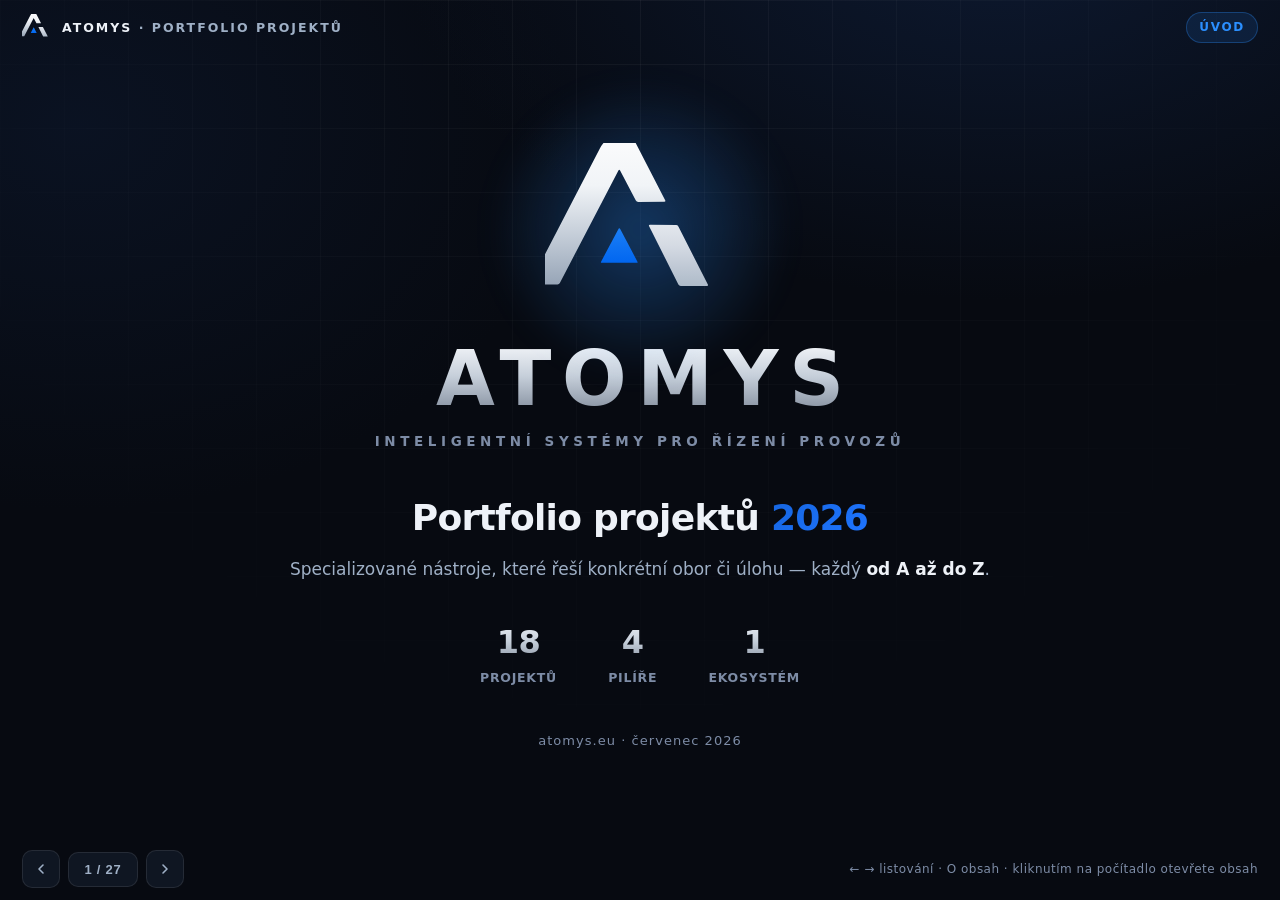
<file: prezentace/index.html>
<!DOCTYPE html>
<html lang="cs" data-theme="dark">
<head>
<meta charset="utf-8">
<meta name="viewport" content="width=device-width, initial-scale=1.0">
<title>ATOMYS — Portfolio projektů</title>
<meta name="description" content="Kompletní přehled portfolia ATOMYS — dokumentové nástroje UPRAV*, oborové systémy MŮJ*/MOJE*, AI Orchestrator a AI Asistent pro autoservisy. Každý projekt řeší svůj segment od A až do Z.">
<meta name="robots" content="noindex">
<meta name="theme-color" content="#080b12">
<meta name="author" content="ATOMYS">
<meta property="og:type" content="website">
<meta property="og:title" content="ATOMYS — Portfolio projektů">
<meta property="og:description" content="18 specializovaných nástrojů · 4 pilíře · 1 ekosystém. Každý projekt řeší svůj segment od A až do Z.">
<meta property="og:url" content="https://atomys.eu/prezentace/">
<meta property="og:site_name" content="ATOMYS">
<meta property="og:image" content="https://atomys.eu/og.png">
<meta property="og:image:width" content="1200">
<meta property="og:image:height" content="630">
<link rel="icon" type="image/svg+xml" href="/atomys-brand/atomys-mark-tile.svg">

<style>
html,body{margin:0;padding:0;background:#080b12}
/* ============ ATOMYS deck — brand tokens (dark-committed, brand world) ============ */
:root{color-scheme:dark}
.deck-root{
  --bg:#080b12;--bg-grad-1:#0d1930;--bg-grad-2:#070a11;
  --surface:rgba(255,255,255,.035);--surface-solid:#0f1622;--surface-hover:rgba(255,255,255,.06);
  --border:rgba(255,255,255,.09);--border-strong:rgba(120,170,255,.35);
  --text:#eef2f8;--dim:#9fb0c6;--faint:#7d8ca6;
  --brand:#2b8fff;--brand-2:#48c4ff;
  --grad-blue:linear-gradient(135deg,#1666e0 0%,#1e74ff 100%);
  --grad-silver:linear-gradient(180deg,#f6f8fb 0%,#c6cfda 46%,#7c8797 100%);
  --ok:#34d399;--warn:#ffb648;
  --acc:#2b8fff; /* per-pillar accent, overridden on slides */
  --ease:cubic-bezier(.22,.61,.36,1);
  --radius:18px;--radius-sm:12px;
  font-family:-apple-system,BlinkMacSystemFont,"Segoe UI",system-ui,"Helvetica Neue",Arial,sans-serif;
  color:var(--text);line-height:1.55;
  -webkit-font-smoothing:antialiased;text-rendering:optimizeLegibility;
}
.deck-root *{box-sizing:border-box;margin:0;padding:0}
.deck-root ul{list-style:none}
.deck-root a{color:inherit;text-decoration:none}
.deck-root :focus-visible{outline:2px solid var(--brand-2);outline-offset:3px;border-radius:10px}

/* ============ stage ============ */
.stage{position:fixed;inset:0;background:
  radial-gradient(1000px 620px at 78% -8%,var(--bg-grad-1),transparent 60%),
  radial-gradient(900px 700px at 6% 14%,rgba(13,25,48,.55),transparent 55%),
  var(--bg-grad-2);}
.stage::after{content:"";position:absolute;inset:0;pointer-events:none;opacity:.5;
  background-image:linear-gradient(var(--border) 1px,transparent 1px),linear-gradient(90deg,var(--border) 1px,transparent 1px);
  background-size:64px 64px;
  -webkit-mask-image:radial-gradient(circle at 50% 0,#000,transparent 72%);
  mask-image:radial-gradient(circle at 50% 0,#000,transparent 72%);}

/* ============ top bar ============ */
.bar-top{position:fixed;top:0;left:0;right:0;z-index:40;display:flex;align-items:center;gap:12px;
  padding:12px 22px;pointer-events:none}
.bar-top .brandline{display:flex;align-items:center;gap:10px;pointer-events:auto}
.bar-top .mk{height:26px;width:auto}
.bar-top .bt{font-size:12.5px;font-weight:700;letter-spacing:.16em;text-transform:uppercase;color:var(--dim)}
.bar-top .bt b{color:var(--text)}
.bar-top .group-lbl{margin-left:auto;font-size:12px;font-weight:700;letter-spacing:.14em;text-transform:uppercase;
  color:var(--acc);background:color-mix(in srgb,var(--acc) 12%,transparent);
  border:1px solid color-mix(in srgb,var(--acc) 30%,transparent);
  padding:5px 12px;border-radius:100px;transition:color .3s,background .3s,border-color .3s}
.progress{position:fixed;top:0;left:0;height:2px;background:var(--grad-blue);z-index:41;width:0;
  box-shadow:0 0 12px rgba(43,143,255,.8);transition:width .35s var(--ease)}

/* ============ bottom bar ============ */
.bar-bot{position:fixed;left:0;right:0;bottom:0;z-index:40;display:flex;align-items:center;gap:10px;
  padding:12px 22px;pointer-events:none}
.bar-bot .ctr{display:flex;align-items:center;gap:8px;pointer-events:auto}
.nav-btn{width:38px;height:38px;display:grid;place-items:center;background:var(--surface-solid);
  border:1px solid var(--border);border-radius:10px;color:var(--dim);cursor:pointer;
  transition:color .2s,border-color .2s,transform .2s}
.nav-btn:hover{color:var(--text);border-color:var(--border-strong);transform:translateY(-1px)}
.nav-btn svg{width:16px;height:16px}
.counter{min-width:70px;text-align:center;font-size:13px;font-weight:700;letter-spacing:.06em;color:var(--dim);
  font-variant-numeric:tabular-nums;background:var(--surface-solid);border:1px solid var(--border);
  border-radius:10px;padding:9px 12px;cursor:pointer;transition:color .2s,border-color .2s}
.counter:hover{color:var(--text);border-color:var(--border-strong)}
.hint{margin-left:auto;font-size:12px;color:var(--faint);letter-spacing:.04em;pointer-events:none}
@media (max-width:760px){.hint{display:none}}

/* ============ slides ============ */
.slide{position:fixed;inset:0;z-index:10;display:flex;overflow-y:auto;overflow-x:hidden;
  visibility:hidden;opacity:0;pointer-events:none;
  transition:opacity .4s var(--ease),visibility 0s linear .4s;
  padding:64px clamp(20px,4vw,56px) 70px;scrollbar-width:thin}
.slide.active{visibility:visible;opacity:1;pointer-events:auto;transition-delay:0s;z-index:20}
.inner{margin:auto;width:100%;max-width:1180px;
  transform:translateY(18px);opacity:0;transition:transform .5s var(--ease) .08s,opacity .5s var(--ease) .08s}
.slide.active .inner{transform:none;opacity:1}
@media (prefers-reduced-motion:reduce){
  .slide,.inner{transition:none!important;transform:none!important}
}

/* ============ shared atoms ============ */
.eyebrow{display:inline-flex;align-items:center;gap:8px;font-size:12px;font-weight:700;letter-spacing:.16em;
  text-transform:uppercase;color:var(--acc);background:color-mix(in srgb,var(--acc) 11%,transparent);
  padding:6px 13px;border-radius:100px;border:1px solid color-mix(in srgb,var(--acc) 26%,transparent)}
.eyebrow::before{content:"";width:6px;height:6px;border-radius:50%;background:var(--acc);box-shadow:0 0 10px var(--acc)}
.h-title{font-size:clamp(26px,3.6vw,40px);line-height:1.12;font-weight:800;letter-spacing:-.02em;margin:16px 0 10px;text-wrap:balance}
.h-title .tld{color:var(--faint);font-weight:700}
.grad-text{background:var(--grad-blue);-webkit-background-clip:text;background-clip:text;color:transparent}
.silver{background:var(--grad-silver);-webkit-background-clip:text;background-clip:text;color:transparent}
.lead{font-size:clamp(15px,1.5vw,17.5px);color:var(--dim);max-width:70ch}
.lead b{color:var(--text);font-weight:600}

.badge{display:inline-flex;align-items:center;gap:7px;font-size:12px;font-weight:700;letter-spacing:.05em;
  padding:6px 12px;border-radius:100px;white-space:nowrap}
.badge::before{content:"";width:7px;height:7px;border-radius:50%;background:currentColor}
.badge.live{color:var(--ok);background:rgba(52,211,153,.1);border:1px solid rgba(52,211,153,.3)}
.badge.dev{color:var(--warn);background:rgba(255,182,72,.1);border:1px solid rgba(255,182,72,.3)}
.badge.prep{color:var(--faint);background:var(--surface);border:1px solid var(--border)}

.card{background:var(--surface-solid);border:1px solid var(--border);border-radius:var(--radius);padding:20px 20px}
.note{border-left:3px solid var(--acc);background:color-mix(in srgb,var(--acc) 7%,transparent);
  border-radius:0 var(--radius-sm) var(--radius-sm) 0;padding:13px 16px;font-size:13.5px;color:var(--dim)}
.note b{color:var(--text)}

/* ============ A→Z rail — signature device ============ */
.az{margin:22px 0 4px}
.az-cap{font-size:11.5px;font-weight:700;letter-spacing:.18em;text-transform:uppercase;color:var(--faint);margin-bottom:10px}
.az-cap b{color:var(--acc)}
.az-rail{display:flex;flex-wrap:wrap;align-items:stretch;gap:8px}
.az-step{display:flex;align-items:center;gap:9px;background:var(--surface-solid);border:1px solid var(--border);
  border-radius:12px;padding:8px 13px 8px 8px;font-size:13.5px;font-weight:600;color:var(--text)}
.az-step .lt{width:26px;height:26px;flex:none;display:grid;place-items:center;border-radius:8px;
  font-size:12.5px;font-weight:800;color:#fff;
  background:linear-gradient(150deg,color-mix(in srgb,var(--acc) 88%,#fff 6%),color-mix(in srgb,var(--acc) 68%,#000 12%));
  box-shadow:0 4px 12px -4px color-mix(in srgb,var(--acc) 60%,transparent)}
.az-step.zz .lt{background:var(--grad-silver);color:#0d1524}
.az-sep{align-self:center;color:var(--faint);font-size:15px;flex:none;user-select:none}

/* ============ product slide layout ============ */
.p-head{display:flex;align-items:flex-start;gap:16px;flex-wrap:wrap}
.p-head .h-title{margin-bottom:6px}
.p-head .badge{margin-top:26px;margin-left:auto}
.p-body{display:grid;grid-template-columns:1.85fr 1fr;gap:18px;margin-top:20px;align-items:start}
.p-body.w12{grid-template-columns:1.2fr 1fr}
.p-body.w11{grid-template-columns:1.05fr 1fr}
@media (max-width:900px){.p-body,.p-body.w12,.p-body.w11{grid-template-columns:1fr}}
.feats{display:grid;grid-template-columns:1fr 1fr;gap:8px 22px}
@media (max-width:640px){.feats{grid-template-columns:1fr}}
.feats li{position:relative;padding:7px 0 7px 22px;font-size:14px;color:var(--dim);border-bottom:1px dashed color-mix(in srgb,var(--border) 70%,transparent)}
.feats li::before{content:"";position:absolute;left:2px;top:14px;width:8px;height:8px;border-radius:3px;
  background:color-mix(in srgb,var(--acc) 80%,#fff 5%);box-shadow:0 0 8px color-mix(in srgb,var(--acc) 55%,transparent)}
.feats b{color:var(--text);font-weight:650}
.side{display:flex;flex-direction:column;gap:12px}
.side .card h4{font-size:12px;font-weight:700;letter-spacing:.15em;text-transform:uppercase;color:var(--faint);margin-bottom:10px}
.eco-links{display:flex;flex-direction:column;gap:7px}
.eco-links span{display:flex;gap:9px;align-items:baseline;font-size:13.5px;color:var(--dim)}
.eco-links b{color:var(--brand-2);font-weight:650;white-space:nowrap}

/* ============ generic grids ============ */
.grid2{display:grid;grid-template-columns:1fr 1fr;gap:16px}
.grid3{display:grid;grid-template-columns:repeat(3,1fr);gap:16px}
.grid4{display:grid;grid-template-columns:repeat(4,1fr);gap:16px}
.grid5{display:grid;grid-template-columns:repeat(5,1fr);gap:14px}
@media (max-width:1020px){.grid5{grid-template-columns:repeat(3,1fr)}}
@media (max-width:960px){.grid4{grid-template-columns:1fr 1fr}.grid3{grid-template-columns:1fr}}
@media (max-width:640px){.grid4,.grid2,.grid5{grid-template-columns:1fr}}
.ic{width:44px;height:44px;border-radius:12px;display:grid;place-items:center;flex:none;
  background:linear-gradient(160deg,color-mix(in srgb,var(--acc) 18%,transparent),color-mix(in srgb,var(--acc) 4%,transparent));
  border:1px solid var(--border);color:var(--acc);margin-bottom:14px}
.ic svg{width:22px;height:22px}
.card h3{font-size:17px;font-weight:750;letter-spacing:-.01em;margin-bottom:5px}
.card .d{font-size:13.5px;color:var(--dim)}

.chips{display:flex;flex-wrap:wrap;gap:8px}
.chip{font-size:12.5px;font-weight:600;color:var(--dim);background:var(--surface);border:1px solid var(--border);
  padding:7px 13px;border-radius:100px}
.chip.on{color:var(--brand-2);border-color:color-mix(in srgb,var(--brand) 40%,transparent);background:color-mix(in srgb,var(--brand) 10%,transparent)}

/* checklist (benefits) */
.checks li{position:relative;padding:6px 0 6px 26px;font-size:14px;color:var(--dim);break-inside:avoid}
.checks li::before{content:"✓";position:absolute;left:0;top:5px;color:var(--ok);font-weight:800}
.checks.two{columns:2;column-gap:40px}
@media (max-width:640px){.checks.two{columns:1}}

/* numbered legend / timeline (real sequences) */
.legend li{display:flex;gap:12px;align-items:flex-start;padding:8px 0;border-bottom:1px dashed color-mix(in srgb,var(--border) 70%,transparent)}
.legend li:last-child{border-bottom:0}
.legend .n{width:26px;height:26px;flex:none;display:grid;place-items:center;border-radius:50%;
  font-size:12.5px;font-weight:800;color:#fff;
  background:linear-gradient(150deg,color-mix(in srgb,var(--acc) 88%,#fff 6%),color-mix(in srgb,var(--acc) 66%,#000 14%))}
.legend b{color:var(--text);font-weight:650}
.legend p{font-size:13px;color:var(--dim)}

.tl{display:grid;grid-template-columns:repeat(7,1fr);gap:10px;counter-reset:tl}
@media (max-width:1020px){.tl{grid-template-columns:repeat(4,1fr)}}
@media (max-width:640px){.tl{grid-template-columns:repeat(2,1fr)}}
.tl li{counter-increment:tl;background:var(--surface-solid);border:1px solid var(--border);border-radius:14px;padding:14px 13px;position:relative}
.tl li::before{content:counter(tl);position:absolute;top:-11px;left:12px;width:24px;height:24px;display:grid;place-items:center;
  border-radius:50%;font-size:12px;font-weight:800;color:#fff;
  background:linear-gradient(150deg,color-mix(in srgb,var(--acc) 88%,#fff 6%),color-mix(in srgb,var(--acc) 66%,#000 14%));
  box-shadow:0 0 0 4px var(--bg)}
.tl b{display:block;font-size:13.5px;font-weight:700;margin:6px 0 4px}
.tl p{font-size:12.5px;color:var(--dim)}

/* budget table */
.tbl{width:100%;border-collapse:collapse;font-size:14px;font-variant-numeric:tabular-nums}
.tbl th{font-size:11.5px;font-weight:700;letter-spacing:.14em;text-transform:uppercase;color:var(--faint);
  text-align:left;padding:0 10px 9px 0;border-bottom:1px solid var(--border)}
.tbl th:last-child,.tbl td:last-child{text-align:right;white-space:nowrap;padding-right:0}
.tbl td{padding:8px 10px 8px 0;border-bottom:1px dashed color-mix(in srgb,var(--border) 70%,transparent);color:var(--dim)}
.tbl tr:last-child td{border-bottom:0;padding-top:12px;color:var(--text);font-weight:800;border-top:1px solid var(--border-strong)}
.tbl td:last-child{color:var(--text);font-weight:650}

/* flow diagram (synergie) */
.flow{display:flex;flex-wrap:wrap;align-items:stretch;gap:10px;margin:18px 0 8px}
.flow .fn{flex:1 1 150px;min-width:150px;background:var(--surface-solid);border:1px solid var(--border);border-radius:14px;padding:13px 14px}
.flow .fn small{display:block;font-size:11px;font-weight:700;letter-spacing:.13em;text-transform:uppercase;color:var(--acc);margin-bottom:5px}
.flow .fn b{font-size:13.5px;font-weight:700;display:block;margin-bottom:3px}
.flow .fn p{font-size:12.5px;color:var(--dim)}
.flow .fa{align-self:center;color:var(--faint);flex:none;font-size:16px;user-select:none}

/* ============ title & closing ============ */
.titleslide .inner{max-width:1020px;text-align:center}
.mark-hero{position:relative;width:clamp(130px,17vw,190px);margin:0 auto 26px}
.mark-hero .glow{position:absolute;inset:-38%;border-radius:50%;
  background:radial-gradient(circle,rgba(43,143,255,.34),transparent 66%);filter:blur(14px);
  animation:pulse 6s ease-in-out infinite}
@keyframes pulse{0%,100%{transform:scale(1);opacity:.85}50%{transform:scale(1.13);opacity:1}}
@media (prefers-reduced-motion:reduce){.mark-hero .glow{animation:none}}
.mark-hero svg{position:relative;width:100%;height:auto}
.wordmark{font-size:clamp(42px,7vw,76px);font-weight:800;letter-spacing:.14em;line-height:1;margin-left:.14em}
.tagline{font-size:clamp(11px,1.3vw,13.5px);font-weight:700;letter-spacing:.34em;text-transform:uppercase;color:var(--faint);margin-top:14px}
.titleslide h1{font-size:clamp(24px,3.2vw,36px);font-weight:800;letter-spacing:-.02em;margin-top:38px}
.title-sub{color:var(--dim);font-size:clamp(14px,1.6vw,17px);margin-top:10px}
.stats{display:flex;justify-content:center;gap:clamp(22px,4vw,52px);margin-top:36px;flex-wrap:wrap}
.stats .num{font-size:clamp(24px,3vw,32px);font-weight:800;letter-spacing:-.02em;font-variant-numeric:tabular-nums}
.stats .lbl{font-size:12.5px;color:var(--faint);letter-spacing:.06em;text-transform:uppercase;font-weight:600}
.title-foot{margin-top:44px;font-size:13px;color:var(--faint);letter-spacing:.08em}

.cta-row{display:flex;gap:14px;justify-content:center;flex-wrap:wrap;margin-top:30px}
.cm{display:inline-flex;align-items:center;gap:10px;font-weight:600;font-size:14.5px;color:var(--text);
  background:var(--surface-solid);border:1px solid var(--border);padding:13px 20px;border-radius:12px;
  transition:border-color .2s,transform .2s}
.cm:hover{border-color:var(--border-strong);transform:translateY(-2px)}
.cm svg{width:17px;height:17px;color:var(--brand)}

/* ============ TOC overlay ============ */
.toc{position:fixed;inset:0;z-index:60;background:rgba(5,8,14,.78);backdrop-filter:blur(14px);
  -webkit-backdrop-filter:blur(14px);display:none;overflow-y:auto;padding:56px clamp(20px,5vw,72px)}
.toc.open{display:block}
.toc-head{display:flex;align-items:center;justify-content:space-between;max-width:1180px;margin:0 auto 26px}
.toc-head h2{font-size:22px;font-weight:800;letter-spacing:-.01em}
.toc-close{width:38px;height:38px;display:grid;place-items:center;background:var(--surface-solid);
  border:1px solid var(--border);border-radius:10px;color:var(--dim);cursor:pointer}
.toc-close:hover{color:var(--text);border-color:var(--border-strong)}
.toc-groups{max-width:1180px;margin:0 auto;display:grid;grid-template-columns:repeat(auto-fit,minmax(230px,1fr));gap:22px}
.toc-groups h3{font-size:11.5px;font-weight:700;letter-spacing:.16em;text-transform:uppercase;color:var(--faint);margin-bottom:10px}
.toc-groups button{display:flex;gap:10px;align-items:baseline;width:100%;text-align:left;background:none;border:0;
  color:var(--dim);font-size:14px;font-family:inherit;padding:6px 8px;border-radius:8px;cursor:pointer}
.toc-groups button:hover{background:var(--surface-hover);color:var(--text)}
.toc-groups button.cur{color:var(--brand-2);font-weight:700}
.toc-groups button i{font-style:normal;font-variant-numeric:tabular-nums;color:var(--faint);font-size:12px;min-width:20px}

/* ============ print / PDF ============ */
@media print{
  @page{size:A4 landscape;margin:10mm}
  .deck-root{-webkit-print-color-adjust:exact;print-color-adjust:exact}
  .stage{position:static}
  .bar-top,.bar-bot,.progress,.toc{display:none!important}
  .slide{position:static;visibility:visible;opacity:1;pointer-events:auto;overflow:visible;
    padding:8mm 4mm;page-break-after:always;break-after:page;min-height:0;transition:none;
    background:#080b12}
  .inner{transform:none;opacity:1;transition:none}
}
</style>
</head>
<body>

<div class="deck-root">
<div class="stage" aria-hidden="true"></div>

<!-- ATOMYS mark — traced vector, defined once, used via <use> -->
<svg width="0" height="0" style="position:absolute" aria-hidden="true" focusable="false">
  <defs>
    <linearGradient id="mUp" x1="0" y1="40" x2="0" y2="319" gradientUnits="userSpaceOnUse">
      <stop offset="0" stop-color="#fcfcfd"/><stop offset="0.35" stop-color="#f1f4f7"/>
      <stop offset="0.68" stop-color="#c4cdd8"/><stop offset="1" stop-color="#97a5b7"/>
    </linearGradient>
    <linearGradient id="mLo" x1="0" y1="210" x2="0" y2="322" gradientUnits="userSpaceOnUse">
      <stop offset="0" stop-color="#e3e7ed"/><stop offset="0.35" stop-color="#d4dae3"/>
      <stop offset="0.68" stop-color="#c0c9d5"/><stop offset="1" stop-color="#aebbc9"/>
    </linearGradient>
    <linearGradient id="mBl" x1="0" y1="214" x2="0" y2="280" gradientUnits="userSpaceOnUse">
      <stop offset="0" stop-color="#1d80f6"/><stop offset="1" stop-color="#0166f0"/>
    </linearGradient>
    <symbol id="atomys-mark" viewBox="38 30 348 302">
      <path d="M214 218Q212.1 214.5 210.3 218L178.7 277.3Q177.5 279.5 180 279.5L244 279.5Q246.5 279.5 245.3 277.3Z" fill="url(#mBl)"/>
      <path d="M98.9 319.1L50.5 318.8Q47.5 318.8 48.9 316.1L176.7 69.6Q181.6 60.2 189.8 53.4L196 48.2Q201.1 44 207.4 42.3L210.2 41.5Q216.2 39.9 222.4 40L228 40Q231 40.1 232.6 42.7L234.3 45.6Q236.7 49.7 238.9 53.8L296.1 164.9Q297.5 167.6 294.5 167.6L246.8 167.9Q243.8 167.9 242.4 165.2L213.3 110.1Q211.9 107.5 210.5 110.2L103.2 316.4Q101.9 319.1 98.9 319.1Z" fill="url(#mUp)"/>
      <path d="M320.3 212.8L374.3 319.4Q375.6 322.1 372.6 322.1L324.6 322Q321.6 322 320.3 319.3L266.7 212.4Q265.3 209.8 268.3 209.8L316 210.1Q319 210.1 320.3 212.8Z" fill="url(#mLo)"/>
    </symbol>
  </defs>
</svg>

<div class="progress" id="progress"></div>
<header class="bar-top">
  <div class="brandline">
    <svg class="mk" viewBox="38 30 348 302" aria-hidden="true"><use href="#atomys-mark"/></svg>
    <span class="bt"><b>ATOMYS</b> · Portfolio projektů</span>
  </div>
  <span class="group-lbl" id="groupLbl">Úvod</span>
</header>

<main id="deck" aria-live="polite">

<!-- ======================================================= 1 · TITUL -->
<section class="slide titleslide" id="uvod" data-title="Titulní strana" data-group="Úvod" style="--acc:#2b8fff">
  <div class="inner">
    <div class="mark-hero"><span class="glow"></span>
      <svg viewBox="38 30 348 302" role="img" aria-label="ATOMYS"><use href="#atomys-mark"/></svg>
    </div>
    <div class="wordmark silver">ATOMYS</div>
    <div class="tagline">Inteligentní systémy pro řízení provozů</div>
    <h1>Portfolio projektů <span class="grad-text">2026</span></h1>
    <p class="title-sub">Specializované nástroje, které řeší konkrétní obor či úlohu — každý <b style="color:var(--text)">od A až do Z</b>.</p>
    <div class="stats">
      <div><div class="num silver">18</div><div class="lbl">projektů</div></div>
      <div><div class="num silver">4</div><div class="lbl">pilíře</div></div>
      <div><div class="num silver">1</div><div class="lbl">ekosystém</div></div>
    </div>
    <div class="title-foot">atomys.eu · červenec 2026</div>
  </div>
</section>

<!-- ======================================================= 2 · STRATEGIE -->
<section class="slide" id="strategie" data-title="Strategie specializace" data-group="Úvod" style="--acc:#2b8fff">
  <div class="inner">
    <span class="eyebrow">Strategie</span>
    <h2 class="h-title">Jedna doména. Jeden obor.<br><span class="grad-text">Jeden nástroj od A do Z.</span></h2>
    <p class="lead">Nestavíme univerzální systém „pro všechny". Stavíme rodinu úzce zaměřených nástrojů — každý míří na jeden segment a pokrývá ho celý. Doména je zároveň slib: co je v názvu, to nástroj dělá.</p>
    <div class="grid4" style="margin-top:28px">
      <div class="card">
        <div class="ic"><svg viewBox="0 0 24 24" fill="none" stroke="currentColor" stroke-width="1.8" stroke-linecap="round" stroke-linejoin="round"><circle cx="11" cy="11" r="7"/><path d="M21 21l-4.3-4.3"/></svg></div>
        <h3>Doména = přesný záměr</h3>
        <p class="d">Zákazník hledá „upravit PDF" nebo „systém pro autoservis" — a najde nástroj, který se přesně tak jmenuje. Nic nevysvětlujeme, název je popis.</p>
      </div>
      <div class="card">
        <div class="ic"><svg viewBox="0 0 24 24" fill="none" stroke="currentColor" stroke-width="1.8" stroke-linecap="round" stroke-linejoin="round"><path d="M4 12h13M13 6l6 6-6 6"/></svg></div>
        <h3>Segment od A do Z</h3>
        <p class="d">Každý produkt pokrývá celý proces svého oboru — od prvního kontaktu po fakturu a archiv. Ne 20&nbsp;% potřeb v obecném molochu.</p>
      </div>
      <div class="card">
        <div class="ic"><svg viewBox="0 0 24 24" fill="none" stroke="currentColor" stroke-width="1.8" stroke-linecap="round" stroke-linejoin="round"><rect x="3" y="3" width="7.5" height="7.5" rx="2"/><rect x="13.5" y="3" width="7.5" height="7.5" rx="2"/><rect x="3" y="13.5" width="7.5" height="7.5" rx="2"/><rect x="13.5" y="13.5" width="7.5" height="7.5" rx="2"/></svg></div>
        <h3>Sdílené jádro</h3>
        <p class="d">CRM, fakturace, dokumenty a AI vrstva jsou společné. Nová vertikála = oborová pravidla a rozhraní, ne vývoj od nuly.</p>
      </div>
      <div class="card">
        <div class="ic"><svg viewBox="0 0 24 24" fill="none" stroke="currentColor" stroke-width="1.8" stroke-linecap="round" stroke-linejoin="round"><path d="M12 3a6 6 0 0 1 3 11.2c-.6.4-1 1-1 1.8v.5H10v-.5c0-.8-.4-1.4-1-1.8A6 6 0 0 1 12 3zM10 20h4M10.5 22h3"/></svg></div>
        <h3>AI, kde šetří čas</h3>
        <p class="d">Přepis hlasu, vytěžení dokladů, kamerové rozpoznávání. Evidence vzniká sama při práci — ne večer u počítače.</p>
      </div>
    </div>
    <p class="note" style="margin-top:20px"><b>Výsledek:</b> v každém segmentu můžeme být nejlepší volbou, protože nástroj mluví jazykem oboru — a přitom stojí na jednom společném základu, který se vyplatí jednou a slouží všem.</p>
  </div>
</section>

<!-- ======================================================= 3 · MAPA EKOSYSTÉMU -->
<section class="slide" id="mapa" data-title="Mapa ekosystému" data-group="Úvod" style="--acc:#2b8fff">
  <div class="inner">
    <span class="eyebrow">Mapa ekosystému</span>
    <h2 class="h-title">Čtyři pilíře, <span class="grad-text">jeden základ.</span></h2>
    <div class="grid4" style="margin-top:24px">
      <div class="card" style="--acc:#2b8fff">
        <div class="ic"><svg viewBox="0 0 24 24" fill="none" stroke="currentColor" stroke-width="1.8" stroke-linecap="round" stroke-linejoin="round"><path d="M6 3h9l4 4v14H6z"/><path d="M14 3v5h5"/></svg></div>
        <h3>UPRAV*</h3>
        <p class="d" style="margin-bottom:10px">Dokumentové nástroje. Jeden úkol, jeden nástroj, hotovo za minutu — PDF, CSV, ISDOC, UBL.</p>
        <span class="chip on">5 projektů · freemium</span>
      </div>
      <div class="card" style="--acc:#2fd4b5">
        <div class="ic"><svg viewBox="0 0 24 24" fill="none" stroke="currentColor" stroke-width="1.8" stroke-linecap="round" stroke-linejoin="round"><path d="M3 15l1.6-5.4A2.5 2.5 0 0 1 7 8h10a2.5 2.5 0 0 1 2.4 1.6L21 15M3 15h18v3.5H3zM6.5 18.5V21M17.5 18.5V21"/></svg></div>
        <h3>MŮJ* / MOJE*</h3>
        <p class="d" style="margin-bottom:10px">Oborové systémy. Autoservis, pneuservis, bazar, domov pro seniory… každý obor od A do Z.</p>
        <span class="chip on" style="color:#2fd4b5;border-color:rgba(47,212,181,.4);background:rgba(47,212,181,.08)">11 projektů · SaaS</span>
      </div>
      <div class="card" style="--acc:#9d7bff">
        <div class="ic"><svg viewBox="0 0 24 24" fill="none" stroke="currentColor" stroke-width="1.8" stroke-linecap="round" stroke-linejoin="round"><circle cx="12" cy="12" r="2.6"/><circle cx="4.5" cy="6" r="1.8"/><circle cx="19.5" cy="6" r="1.8"/><circle cx="4.5" cy="18" r="1.8"/><circle cx="19.5" cy="18" r="1.8"/><path d="M6.1 7.1l3.8 3M17.9 7.1l-3.8 3M6.1 16.9l3.8-3M17.9 16.9l-3.8-3"/></svg></div>
        <h3>AI Orchestrator</h3>
        <p class="d" style="margin-bottom:10px">Sdílený AI mozek — propojuje aplikace, agenty a zařízení, automatizuje procesy napříč.</p>
        <span class="chip on" style="color:#b79dff;border-color:rgba(157,123,255,.4);background:rgba(157,123,255,.09)">1 platforma</span>
      </div>
      <div class="card" style="--acc:#ffb648">
        <div class="ic"><svg viewBox="0 0 24 24" fill="none" stroke="currentColor" stroke-width="1.8" stroke-linecap="round" stroke-linejoin="round"><rect x="3" y="6.5" width="18" height="12.5" rx="2.5"/><circle cx="12" cy="12.7" r="3.3"/><path d="M8 6.5l1.3-2.5h5.4L16 6.5"/></svg></div>
        <h3>AI Asistent</h3>
        <p class="d" style="margin-bottom:10px">Hardware v provozu: kamery, senzory a hlas přímo v dílně. Dílna si evidenci vede sama.</p>
        <span class="chip on" style="color:#ffb648;border-color:rgba(255,182,72,.4);background:rgba(255,182,72,.08)">1 řešení · HW + SW</span>
      </div>
    </div>
    <div class="card" style="margin-top:16px;display:flex;flex-wrap:wrap;gap:8px;align-items:center">
      <b style="font-size:13px;letter-spacing:.13em;text-transform:uppercase;color:var(--faint);margin-right:8px">Společný základ</b>
      <span class="chip">Jeden účet ATOMYS</span>
      <span class="chip">Zákaznická data — mojecrm</span>
      <span class="chip">Fakturace — mojeucetnictvi</span>
      <span class="chip">e-doklady — ISDOC / UBL</span>
      <span class="chip">Čeština na prvním místě</span>
      <span class="chip">Hosting a data v EU</span>
    </div>
  </div>
</section>

<!-- ======================================================= 4 · PILÍŘ UPRAV -->
<section class="slide" id="uprav" data-title="Pilíř UPRAV — přehled" data-group="UPRAV — dokumenty" style="--acc:#2b8fff">
  <div class="inner">
    <span class="eyebrow">Pilíř 1 · Dokumentové nástroje</span>
    <h2 class="h-title">UPRAV<span class="grad-text">*</span> — jeden úkol, jeden nástroj, hotovo.</h2>
    <p class="lead">Webové utility bez instalace a zbytečné registrace. Uživatel přijde z vyhledávače s konkrétním problémem („rozdělit PDF", „rozbitá čeština v CSV") a za minutu odchází s výsledkem. Česky, srozumitelně, zpracování v EU.</p>
    <div class="grid5" style="margin-top:24px" id="upravGrid">
      <div class="card"><h3 style="font-size:15.5px">upravdokument<span class="tld">.eu</span></h3><p class="d">Rozcestník rodiny + univerzální převody a úpravy dokumentů.</p></div>
      <div class="card"><h3 style="font-size:15.5px">upravpdf<span class="tld">.eu</span></h3><p class="d">Vše pro PDF — sloučení, převody, podpisy, OCR, anonymizace.</p></div>
      <div class="card"><h3 style="font-size:15.5px">upravcsv<span class="tld">.eu</span></h3><p class="d">Data a tabulky — čištění, mapování, převody, validace importů.</p></div>
      <div class="card"><h3 style="font-size:15.5px">upravisdoc<span class="tld">.eu</span></h3><p class="d">Česká e-faktura ISDOC — zobrazení, tvorba, validace, převody.</p></div>
      <div class="card"><h3 style="font-size:15.5px">upravubl<span class="tld">.eu</span></h3><p class="d">Evropská e-fakturace UBL / EN 16931 — tvorba, validace, převody.</p></div>
    </div>
    <div class="grid2" style="margin-top:16px">
      <p class="note"><b>Role v ekosystému:</b> levná akvizice ze SEO (statisíce českých dotazů měsíčně na úpravy dokumentů) + dokladová infrastruktura, kterou interně používá mojeucetnictvi a všechny oborové systémy.</p>
      <p class="note"><b>Obchodní model:</b> freemium — základní úkony zdarma, platí se objem, hromadné zpracování, API a firemní funkce. Nástroje se navzájem doporučují.</p>
    </div>
  </div>
</section>

<!-- ======================================================= 5 · upravdokument -->
<section class="slide" id="upravdokument" data-title="upravdokument.eu" data-group="UPRAV — dokumenty" style="--acc:#2b8fff">
  <div class="inner">
    <div class="p-head">
      <div>
        <span class="eyebrow">UPRAV · vstupní brána</span>
        <h2 class="h-title">upravdokument<span class="tld">.eu</span></h2>
      </div>
      <span class="badge prep">V přípravě</span>
    </div>
    <p class="lead"><b>Pro koho:</b> každý, kdo potřebuje „něco udělat s dokumentem" a nechce nic instalovat — kanceláře, studenti, drobní podnikatelé.</p>
    <div class="az">
      <div class="az-cap">Celý proces <b>od A do Z</b></div>
      <div class="az-rail">
        <span class="az-step"><span class="lt">A</span>Nahraj soubor</span><span class="az-sep">→</span>
        <span class="az-step"><span class="lt">B</span>Rozpoznání formátu</span><span class="az-sep">→</span>
        <span class="az-step"><span class="lt">C</span>Úprava / převod</span><span class="az-sep">→</span>
        <span class="az-step"><span class="lt">D</span>Kontrola náhledem</span><span class="az-sep">→</span>
        <span class="az-step zz"><span class="lt">Z</span>Stáhni / pošli dál</span>
      </div>
    </div>
    <div class="p-body">
      <ul class="feats">
        <li><b>Převody formátů</b> — Word ↔ PDF ↔ obrázky ↔ text, tabulky i prezentace</li>
        <li><b>Sloučení a rozdělení</b> dokumentů, výběr stránek, komprese</li>
        <li><b>OCR s češtinou</b> — z fotky nebo skenu vznikne editovatelný text</li>
        <li><b>Hromadné zpracování</b> — celé složky najednou</li>
        <li><b>Chytrý rozcestník</b> — pozná typ úlohy a nasměruje na specializovaný nástroj (PDF, CSV, ISDOC, UBL)</li>
        <li><b>Bez instalace</b> — vše v prohlížeči, zpracování na serverech v EU</li>
      </ul>
      <div class="side">
        <div class="card"><h4>V ekosystému</h4>
          <div class="eco-links">
            <span><b>uprav*</b> společný „dokumentový engine" pro celou rodinu</span>
            <span><b>SEO</b> hlavní vstupní brána — obecné dotazy, které rozvádí dál</span>
          </div>
        </div>
        <p class="note"><b>Princip:</b> obecná doména sbírá poptávku, specializované domény ji řeší do hloubky.</p>
      </div>
    </div>
  </div>
</section>

<!-- ======================================================= 6 · upravpdf -->
<section class="slide" id="upravpdf" data-title="upravpdf.eu" data-group="UPRAV — dokumenty" style="--acc:#2b8fff">
  <div class="inner">
    <div class="p-head">
      <div>
        <span class="eyebrow">UPRAV · PDF</span>
        <h2 class="h-title">upravpdf<span class="tld">.eu</span></h2>
      </div>
      <span class="badge prep">V přípravě</span>
    </div>
    <p class="lead"><b>Pro koho:</b> kanceláře, účetní, úřady i domácnosti — PDF je všude a každý s ním občas bojuje.</p>
    <div class="az">
      <div class="az-cap">Celý proces <b>od A do Z</b></div>
      <div class="az-rail">
        <span class="az-step"><span class="lt">A</span>Nahraj PDF</span><span class="az-sep">→</span>
        <span class="az-step"><span class="lt">B</span>Uprav stránky</span><span class="az-sep">→</span>
        <span class="az-step"><span class="lt">C</span>Vyplň &amp; podepiš</span><span class="az-sep">→</span>
        <span class="az-step"><span class="lt">D</span>Zabezpeč</span><span class="az-sep">→</span>
        <span class="az-step zz"><span class="lt">Z</span>Stáhni / odešli</span>
      </div>
    </div>
    <div class="p-body">
      <ul class="feats">
        <li><b>Sloučit / rozdělit / otočit</b> — i vyjmout či přeskládat stránky</li>
        <li><b>Komprese</b> bez viditelné ztráty kvality (e-maily, datovky)</li>
        <li><b>Převody</b> — PDF ↔ Word / Excel / obrázky</li>
        <li><b>OCR</b> — prohledávatelné PDF ze skenu, česká diakritika</li>
        <li><b>Formuláře a podpis</b> — vyplnění, elektronický podpis, razítko</li>
        <li><b>Vodoznak a číslování</b> stránek, záhlaví a zápatí</li>
        <li><b>Zabezpečení heslem</b> a správa oprávnění</li>
        <li><b>Anonymizace</b> — začernění osobních údajů (GDPR)</li>
      </ul>
      <div class="side">
        <div class="card"><h4>V ekosystému</h4>
          <div class="eco-links">
            <span><b>mojeucetnictvi</b> tisk a archivace dokladů do PDF</span>
            <span><b>upravisdoc / upravubl</b> PDF vrstva e-faktur</span>
            <span><b>oborové systémy</b> protokoly a smlouvy do PDF</span>
          </div>
        </div>
        <p class="note"><b>Diferenciace:</b> čeština na prvním místě, zpracování v EU, žádné nucené registrace ani vodoznaky zdarma verze.</p>
      </div>
    </div>
  </div>
</section>

<!-- ======================================================= 7 · upravcsv -->
<section class="slide" id="upravcsv" data-title="upravcsv.eu" data-group="UPRAV — dokumenty" style="--acc:#2b8fff">
  <div class="inner">
    <div class="p-head">
      <div>
        <span class="eyebrow">UPRAV · data a tabulky</span>
        <h2 class="h-title">upravcsv<span class="tld">.eu</span></h2>
      </div>
      <span class="badge dev">Vývojová verze · dev.upravcsv.eu</span>
    </div>
    <p class="lead"><b>Pro koho:</b> e-shopy, účetní a analytiky — každého, komu z banky, ERP nebo e-shopu „padají" exporty, které je potřeba dostat jinam.</p>
    <div class="az">
      <div class="az-cap">Celý proces <b>od A do Z</b></div>
      <div class="az-rail">
        <span class="az-step"><span class="lt">A</span>Nahraj export</span><span class="az-sep">→</span>
        <span class="az-step"><span class="lt">B</span>Oprav kódování</span><span class="az-sep">→</span>
        <span class="az-step"><span class="lt">C</span>Vyčisti data</span><span class="az-sep">→</span>
        <span class="az-step"><span class="lt">D</span>Namapuj sloupce</span><span class="az-sep">→</span>
        <span class="az-step"><span class="lt">E</span>Zvaliduj</span><span class="az-sep">→</span>
        <span class="az-step zz"><span class="lt">Z</span>Export do cíle</span>
      </div>
    </div>
    <div class="p-body">
      <ul class="feats">
        <li><b>Náhled velkých souborů</b> — statisíce řádků bez Excelu a bez zamrzání</li>
        <li><b>Oprava kódování</b> — rozbitá čeština (UTF-8 / Windows-1250), oddělovače, uvozovky</li>
        <li><b>Převody</b> — CSV ↔ Excel ↔ JSON ↔ XML</li>
        <li><b>Mapování sloupců</b> — přejmenování, přeuspořádání, uložené šablony pro opakované importy</li>
        <li><b>Čištění</b> — duplicity, prázdné řádky, sjednocení formátů dat a čísel</li>
        <li><b>Spojování a dělení</b> souborů, filtrace řádků</li>
        <li><b>Validace proti šabloně</b> cílového systému — e-shop, účetnictví, banka</li>
      </ul>
      <div class="side">
        <div class="card"><h4>V ekosystému</h4>
          <div class="eco-links">
            <span><b>můj* systémy</b> příprava dat pro migrace a importy</span>
            <span><b>mojeucetnictvi</b> bankovní a skladové exporty</span>
          </div>
        </div>
        <p class="note"><b>Stav:</b> běží vývojová verze na <b>dev.upravcsv.eu</b> — jádro parsování, oprav kódování a převodů.</p>
      </div>
    </div>
  </div>
</section>

<!-- ======================================================= 8 · upravisdoc -->
<section class="slide" id="upravisdoc" data-title="upravisdoc.eu" data-group="UPRAV — dokumenty" style="--acc:#2b8fff">
  <div class="inner">
    <div class="p-head">
      <div>
        <span class="eyebrow">UPRAV · česká e-faktura</span>
        <h2 class="h-title">upravisdoc<span class="tld">.eu</span></h2>
      </div>
      <span class="badge prep">V přípravě</span>
    </div>
    <p class="lead"><b>Pro koho:</b> firmy a účetní, kterým ISDOC faktury chodí a potřebují je číst, kontrolovat a účtovat — a vývojáře, kteří je musí generovat.</p>
    <div class="az">
      <div class="az-cap">Celý proces <b>od A do Z</b></div>
      <div class="az-rail">
        <span class="az-step"><span class="lt">A</span>Přijmi ISDOC</span><span class="az-sep">→</span>
        <span class="az-step"><span class="lt">B</span>Zobraz čitelně</span><span class="az-sep">→</span>
        <span class="az-step"><span class="lt">C</span>Zvaliduj</span><span class="az-sep">→</span>
        <span class="az-step"><span class="lt">D</span>Převeď (PDF / UBL)</span><span class="az-sep">→</span>
        <span class="az-step zz"><span class="lt">Z</span>Zaúčtuj / archivuj</span>
      </div>
    </div>
    <div class="p-body">
      <ul class="feats">
        <li><b>Prohlížeč ISDOC / ISDOCX</b> — faktura čitelná jako běžný doklad, ne XML</li>
        <li><b>Převod ISDOC → PDF</b> pro archiv a předání dál</li>
        <li><b>Tvorba ISDOC</b> — z jednoduchého formuláře nebo existující faktury</li>
        <li><b>Validace</b> struktury a povinných polí se srozumitelnými chybami</li>
        <li><b>Hromadné zpracování</b> — složka faktur najednou</li>
        <li><b>Most ISDOC ↔ UBL</b> — česká a evropská e-faktura bez ruční práce</li>
      </ul>
      <div class="side">
        <div class="card"><h4>V ekosystému</h4>
          <div class="eco-links">
            <span><b>mojeucetnictvi</b> nativní výstupní i vstupní formát dokladů</span>
            <span><b>upravubl</b> párový nástroj pro evropský formát</span>
          </div>
        </div>
        <p class="note"><b>Kontext:</b> ISDOC je český národní formát elektronické faktury. Systémy ho umí vystavit — ale běžný příjemce ho bez nástroje ani neotevře. Přesně tuhle mezeru zaplňujeme.</p>
      </div>
    </div>
  </div>
</section>

<!-- ======================================================= 9 · upravubl -->
<section class="slide" id="upravubl" data-title="upravubl.eu" data-group="UPRAV — dokumenty" style="--acc:#2b8fff">
  <div class="inner">
    <div class="p-head">
      <div>
        <span class="eyebrow">UPRAV · evropská e-fakturace</span>
        <h2 class="h-title">upravubl<span class="tld">.eu</span></h2>
      </div>
      <span class="badge prep">V přípravě</span>
    </div>
    <p class="lead"><b>Pro koho:</b> exportéry, firmy s odběrateli v EU a vývojáře ERP — všechny, kterých se týká evropská strukturovaná e-faktura.</p>
    <div class="az">
      <div class="az-cap">Celý proces <b>od A do Z</b></div>
      <div class="az-rail">
        <span class="az-step"><span class="lt">A</span>Vytvoř / přijmi UBL</span><span class="az-sep">→</span>
        <span class="az-step"><span class="lt">B</span>Zvaliduj (EN 16931)</span><span class="az-sep">→</span>
        <span class="az-step"><span class="lt">C</span>Doplň povinná pole</span><span class="az-sep">→</span>
        <span class="az-step"><span class="lt">D</span>Převeď</span><span class="az-sep">→</span>
        <span class="az-step zz"><span class="lt">Z</span>Odešli / archivuj</span>
      </div>
    </div>
    <div class="p-body">
      <ul class="feats">
        <li><b>Tvorba UBL 2.1 faktur</b> — podle normy EN 16931 a profilů Peppol BIS</li>
        <li><b>Validace</b> se srozumitelnými hláškami — ne výpis XML chyb</li>
        <li><b>Převody</b> — UBL ↔ PDF ↔ ISDOC</li>
        <li><b>Kontroly</b> — DIČ/VAT, měny, sazby DPH, součty</li>
        <li><b>Hromadné zpracování a API</b> pro napojení ERP</li>
        <li><b>Čitelný náhled</b> — z XML srozumitelná faktura na jeden klik</li>
      </ul>
      <div class="side">
        <div class="card"><h4>V ekosystému</h4>
          <div class="eco-links">
            <span><b>mojeucetnictvi</b> e-faktura pro EU odběratele na jedno kliknutí</span>
            <span><b>upravisdoc</b> most mezi českým a evropským formátem</span>
          </div>
        </div>
        <p class="note"><b>Kontext:</b> EU směřuje k povinné strukturované e-fakturaci (EN 16931, Peppol, balíček ViDA). Kdo obchoduje přes hranice, UBL se nevyhne — a my budeme připraveni dřív než poptávková vlna.</p>
      </div>
    </div>
  </div>
</section>

<!-- ======================================================= 10 · PILÍŘ MŮJ -->
<section class="slide" id="muj" data-title="Pilíř MŮJ/MOJE — přehled" data-group="MŮJ & MOJE — obory" style="--acc:#2fd4b5">
  <div class="inner">
    <span class="eyebrow">Pilíř 2 · Oborové systémy</span>
    <h2 class="h-title">MŮJ<span class="grad-text">*</span> a MOJE<span class="grad-text">*</span> — každý obor dostane vlastní nástroj.</h2>
    <p class="lead">Jedenáct systémů na společném jádru (zákazníci, zakázky, doklady, kalendáře, notifikace) — každý s oborovou nadstavbou, terminologií a procesy svého segmentu. Majitel neplatí za funkce, které nepotřebuje.</p>
    <div class="grid4" style="margin-top:24px">
      <div class="card">
        <h4 style="font-size:11.5px;letter-spacing:.15em;text-transform:uppercase;color:var(--faint);margin-bottom:12px">Servis &amp; opravy</h4>
        <div class="eco-links">
          <span><b>mujautoservis.eu</b> <span class="badge live" style="font-size:10.5px;padding:2px 8px">V provozu</span></span>
          <span><b>mujservispneu.eu</b></span>
          <span><b>mojeautolakovna.eu</b></span>
        </div>
      </div>
      <div class="card">
        <h4 style="font-size:11.5px;letter-spacing:.15em;text-transform:uppercase;color:var(--faint);margin-bottom:12px">Prodej &amp; flotily</h4>
        <div class="eco-links">
          <span><b>mujautobazar.eu</b></span>
          <span><b>mojedovozy.eu</b></span>
          <span><b>mojeautopujcovna.eu</b></span>
          <span><b>mujvozovypark.eu</b></span>
        </div>
      </div>
      <div class="card">
        <h4 style="font-size:11.5px;letter-spacing:.15em;text-transform:uppercase;color:var(--faint);margin-bottom:12px">Péče &amp; obchod</h4>
        <div class="eco-links">
          <span><b>mujdomovproseniory.eu</b> <span class="badge dev" style="font-size:10.5px;padding:2px 8px">Ve vývoji</span></span>
          <span><b>mujobchod.eu</b> <span class="badge dev" style="font-size:10.5px;padding:2px 8px">Ve vývoji</span></span>
        </div>
      </div>
      <div class="card">
        <h4 style="font-size:11.5px;letter-spacing:.15em;text-transform:uppercase;color:var(--faint);margin-bottom:12px">Back-office</h4>
        <div class="eco-links">
          <span><b>mojecrm.eu</b> <span style="color:var(--faint);font-size:12px">z IC Office CRM</span></span>
          <span><b>mojeucetnictvi.eu</b></span>
        </div>
      </div>
    </div>
    <p class="note" style="margin-top:18px"><b>Cross-sell v ceně architektury:</b> autoservis si přidá pneuservis, bazar si přidá dovozy, půjčovna vozový park — data a účet zůstávají, přibývá jen oborový modul. Přechod ke konkurenci znamená ztratit propojení; přechod uvnitř ATOMYS je jedno kliknutí.</p>
  </div>
</section>

<!-- ======================================================= 11 · mujautoservis -->
<section class="slide" id="mujautoservis" data-title="mujautoservis.eu" data-group="MŮJ & MOJE — obory" style="--acc:#2fd4b5">
  <div class="inner">
    <div class="p-head">
      <div>
        <span class="eyebrow">MŮJ · servis &amp; opravy · vlajková loď</span>
        <h2 class="h-title">mujautoservis<span class="tld">.eu</span></h2>
      </div>
      <span class="badge live">V provozu</span>
    </div>
    <p class="lead"><b>Pro koho:</b> nezávislé autoservisy, které chtějí mít rezervace, zakázky, sklad i fakturaci v jednom systému — bez papírových sešitů a tří různých programů.</p>
    <div class="az">
      <div class="az-cap">Celý proces <b>od A do Z</b></div>
      <div class="az-rail">
        <span class="az-step"><span class="lt">A</span>Rezervace termínu</span><span class="az-sep">→</span>
        <span class="az-step"><span class="lt">B</span>Příjem (SPZ / VIN)</span><span class="az-sep">→</span>
        <span class="az-step"><span class="lt">C</span>Zakázkový list</span><span class="az-sep">→</span>
        <span class="az-step"><span class="lt">D</span>Práce &amp; díly</span><span class="az-sep">→</span>
        <span class="az-step"><span class="lt">E</span>Kalkulace</span><span class="az-sep">→</span>
        <span class="az-step"><span class="lt">F</span>Faktura</span><span class="az-sep">→</span>
        <span class="az-step zz"><span class="lt">Z</span>Historie &amp; připomínky</span>
      </div>
    </div>
    <div class="p-body">
      <ul class="feats">
        <li><b>Online rezervace</b> a plánování kapacit dílny i mechaniků</li>
        <li><b>Karta vozidla</b> — SPZ, VIN, kompletní historie oprav</li>
        <li><b>Zakázky</b> — úkony, normohodiny, materiál ze skladu</li>
        <li><b>Sklad dílů</b> a objednávky dodavatelům</li>
        <li><b>Pneuhotel</b> — uskladněné sady pneumatik</li>
        <li><b>Fakturace</b> a SMS / e-mail notifikace zákazníkům</li>
        <li><b>Kokpit majitele</b> — vytížení, tržby, rozpracované zakázky</li>
      </ul>
      <div class="side">
        <div class="card"><h4>V ekosystému</h4>
          <div class="eco-links">
            <span><b>AI Asistent</b> fotky, měření oleje a diktování jdou rovnou do zakázky</span>
            <span><b>mojecrm</b> zákazníci a komunikace</span>
            <span><b>mojeucetnictvi</b> doklady a DPH</span>
          </div>
        </div>
        <p class="note"><b>Vlajková loď portfolia</b> — v ostrém provozu, referenční nasazení celého konceptu „obor od A do Z". Web: mujautoservis.eu.</p>
      </div>
    </div>
  </div>
</section>

<!-- ======================================================= 12 · mujservispneu -->
<section class="slide" id="mujservispneu" data-title="mujservispneu.eu" data-group="MŮJ & MOJE — obory" style="--acc:#2fd4b5">
  <div class="inner">
    <div class="p-head">
      <div>
        <span class="eyebrow">MŮJ · servis &amp; opravy</span>
        <h2 class="h-title">mujservispneu<span class="tld">.eu</span></h2>
      </div>
      <span class="badge prep">V přípravě</span>
    </div>
    <p class="lead"><b>Pro koho:</b> pneuservisy a servisy se sezónními špičkami — obor, kde se o zisku rozhoduje dvakrát ročně během pár týdnů.</p>
    <div class="az">
      <div class="az-cap">Celý proces <b>od A do Z</b></div>
      <div class="az-rail">
        <span class="az-step"><span class="lt">A</span>Objednání termínu</span><span class="az-sep">→</span>
        <span class="az-step"><span class="lt">B</span>Rychlý příjem</span><span class="az-sep">→</span>
        <span class="az-step"><span class="lt">C</span>Přezutí &amp; stav pneu</span><span class="az-sep">→</span>
        <span class="az-step"><span class="lt">D</span>Uskladnění</span><span class="az-sep">→</span>
        <span class="az-step"><span class="lt">E</span>Sezónní připomínka</span><span class="az-sep">→</span>
        <span class="az-step zz"><span class="lt">Z</span>Fakturace</span>
      </div>
    </div>
    <div class="p-body">
      <ul class="feats">
        <li><b>Kapacitní kalendář</b> stavěný na jarní a podzimní špičku</li>
        <li><b>Rychlé odbavení</b> — vůz přijatý a odbavený v řádu minut</li>
        <li><b>Pneuhotel</b> — QR štítky, pozice ve skladu, fotky sad</li>
        <li><b>Evidence dezénu a DOT</b> — doporučení výměny podložené daty</li>
        <li><b>Kampaně „čas přezout"</b> — hromadné SMS / e-maily zákazníkům</li>
        <li><b>Fakturace</b> a historie zákazníka napříč sezónami</li>
      </ul>
      <div class="side">
        <div class="card"><h4>V ekosystému</h4>
          <div class="eco-links">
            <span><b>mujautoservis</b> stejné jádro — provoz, který dělá obojí, má jedna data</span>
            <span><b>mujvozovypark</b> firemní flotily jako smluvní zákazníci</span>
          </div>
        </div>
        <p class="note"><b>Proč samostatná doména:</b> čistý pneuservis nechce „autoservisní systém". Chce nástroj, který mluví jeho jazykem — a najde ho pod jeho vlastním názvem.</p>
      </div>
    </div>
  </div>
</section>

<!-- ======================================================= 13 · mojeautolakovna -->
<section class="slide" id="mojeautolakovna" data-title="mojeautolakovna.eu" data-group="MŮJ & MOJE — obory" style="--acc:#2fd4b5">
  <div class="inner">
    <div class="p-head">
      <div>
        <span class="eyebrow">MOJE · servis &amp; opravy</span>
        <h2 class="h-title">mojeautolakovna<span class="tld">.eu</span></h2>
      </div>
      <span class="badge prep">V přípravě</span>
    </div>
    <p class="lead"><b>Pro koho:</b> autolakovny a karosárny — obor, který žije z pojistných událostí, přesné dokumentace a kalkulací.</p>
    <div class="az">
      <div class="az-cap">Celý proces <b>od A do Z</b></div>
      <div class="az-rail">
        <span class="az-step"><span class="lt">A</span>Příjem &amp; fotodokumentace</span><span class="az-sep">→</span>
        <span class="az-step"><span class="lt">B</span>Kalkulace</span><span class="az-sep">→</span>
        <span class="az-step"><span class="lt">C</span>Pojišťovna</span><span class="az-sep">→</span>
        <span class="az-step"><span class="lt">D</span>Oprava po etapách</span><span class="az-sep">→</span>
        <span class="az-step"><span class="lt">E</span>Výstupní kontrola</span><span class="az-sep">→</span>
        <span class="az-step zz"><span class="lt">Z</span>Předání &amp; faktura</span>
      </div>
    </div>
    <div class="p-body">
      <ul class="feats">
        <li><b>Fotoprotokol poškození</b> při příjmu — s časovým razítkem</li>
        <li><b>Kalkulace oprav</b> — lakýrnické a klempířské normohodiny, materiál</li>
        <li><b>Pojistné události</b> — agenda a komunikace s pojišťovnou na jednom místě</li>
        <li><b>Etapy zakázky</b> — klempírna → příprava → lak → kompletace</li>
        <li><b>Spotřeba materiálu</b> — laky a plniče na konkrétní zakázku</li>
        <li><b>Výstupní fotodokumentace</b> — ochrana proti pozdějším reklamacím</li>
      </ul>
      <div class="side">
        <div class="card"><h4>V ekosystému</h4>
          <div class="eco-links">
            <span><b>AI vrstva</b> rozpoznání rozsahu poškození z fotek</span>
            <span><b>mujautoservis / mujautobazar</b> subdodávky lakýrnických prací</span>
          </div>
        </div>
        <p class="note"><b>Klíčová hodnota:</b> u pojistných událostí rozhoduje důkazní dokumentace — systém ji vytváří mimochodem, při běžné práci.</p>
      </div>
    </div>
  </div>
</section>

<!-- ======================================================= 14 · mujautobazar -->
<section class="slide" id="mujautobazar" data-title="mujautobazar.eu" data-group="MŮJ & MOJE — obory" style="--acc:#2fd4b5">
  <div class="inner">
    <div class="p-head">
      <div>
        <span class="eyebrow">MŮJ · prodej &amp; flotily</span>
        <h2 class="h-title">mujautobazar<span class="tld">.eu</span></h2>
      </div>
      <span class="badge prep">V přípravě</span>
    </div>
    <p class="lead"><b>Pro koho:</b> autobazary a prodejce ojetin — od výkupu vozu po podpis kupní smlouvy a vyhodnocení marže.</p>
    <div class="az">
      <div class="az-cap">Celý proces <b>od A do Z</b></div>
      <div class="az-rail">
        <span class="az-step"><span class="lt">A</span>Výkup / komise</span><span class="az-sep">→</span>
        <span class="az-step"><span class="lt">B</span>Prověření &amp; náklady</span><span class="az-sep">→</span>
        <span class="az-step"><span class="lt">C</span>Nacenění</span><span class="az-sep">→</span>
        <span class="az-step"><span class="lt">D</span>Inzerce</span><span class="az-sep">→</span>
        <span class="az-step"><span class="lt">E</span>Poptávky &amp; testovací jízdy</span><span class="az-sep">→</span>
        <span class="az-step"><span class="lt">F</span>Smlouvy</span><span class="az-sep">→</span>
        <span class="az-step zz"><span class="lt">Z</span>Marže &amp; vyhodnocení</span>
      </div>
    </div>
    <div class="p-body">
      <ul class="feats">
        <li><b>Karta vozu</b> — VIN prověření, stav, výbava, dokumenty</li>
        <li><b>Náklady a marže</b> — každá koruna investovaná do přípravy vozu</li>
        <li><b>Generování inzerátů</b> — AI popisky, sady fotek, export na portály</li>
        <li><b>Poptávky a rezervace</b> — evidence zájemců a testovacích jízd</li>
        <li><b>Prodejní dokumenty</b> — kupní smlouva, plná moc, předávací protokol</li>
        <li><b>Komisní prodej</b> — transparentní vyúčtování majiteli vozu</li>
      </ul>
      <div class="side">
        <div class="card"><h4>V ekosystému</h4>
          <div class="eco-links">
            <span><b>mojedovozy</b> dovezený vůz jedním klikem na sklad</span>
            <span><b>mujautoservis / mojeautolakovna</b> příprava vozů k prodeji</span>
            <span><b>mojecrm</b> zájemci a follow-up</span>
          </div>
        </div>
        <p class="note"><b>Klíčová hodnota:</b> bazar vydělává na marži — a marži nelze řídit, když se náklady na vůz sbírají po papírcích.</p>
      </div>
    </div>
  </div>
</section>

<!-- ======================================================= 15 · mojedovozy -->
<section class="slide" id="mojedovozy" data-title="mojedovozy.eu" data-group="MŮJ & MOJE — obory" style="--acc:#2fd4b5">
  <div class="inner">
    <div class="p-head">
      <div>
        <span class="eyebrow">MOJE · prodej &amp; flotily</span>
        <h2 class="h-title">mojedovozy<span class="tld">.eu</span></h2>
      </div>
      <span class="badge prep">V přípravě</span>
    </div>
    <p class="lead"><b>Pro koho:</b> dovozce vozidel a zprostředkovatele „dovozu na přání" — byznys, který je hlavně o důvěře a přehledu, kde se vůz právě nachází.</p>
    <div class="az">
      <div class="az-cap">Celý proces <b>od A do Z</b></div>
      <div class="az-rail">
        <span class="az-step"><span class="lt">A</span>Poptávka</span><span class="az-sep">→</span>
        <span class="az-step"><span class="lt">B</span>Vyhledání vozu</span><span class="az-sep">→</span>
        <span class="az-step"><span class="lt">C</span>Kalkulace nákladů</span><span class="az-sep">→</span>
        <span class="az-step"><span class="lt">D</span>Záloha &amp; objednávka</span><span class="az-sep">→</span>
        <span class="az-step"><span class="lt">E</span>Přeprava</span><span class="az-sep">→</span>
        <span class="az-step"><span class="lt">F</span>Kontroly &amp; registrace</span><span class="az-sep">→</span>
        <span class="az-step zz"><span class="lt">Z</span>Předání</span>
      </div>
    </div>
    <div class="p-body">
      <ul class="feats">
        <li><b>Kalkulačka dovozu</b> — cena vozu, doprava, poplatky, DPH / clo, kurzy</li>
        <li><b>Případ jako timeline</b> — zákazník vidí, v jaké fázi jeho vůz je</li>
        <li><b>Checklist dokumentů</b> — COC, zahraniční technický průkaz, faktury</li>
        <li><b>Evidenční kontrola a STK</b> — hlídání termínů a úkonů po dovozu</li>
        <li><b>Registrace vozidla</b> — podklady pro přihlášení v ČR</li>
        <li><b>Vyúčtování</b> a předávací protokol</li>
      </ul>
      <div class="side">
        <div class="card"><h4>V ekosystému</h4>
          <div class="eco-links">
            <span><b>mujautobazar</b> naskladnění dovezeného vozu k prodeji</span>
            <span><b>mujautoservis</b> vstupní servisní prohlídka</span>
          </div>
        </div>
        <p class="note"><b>Klíčová hodnota:</b> zákazník platí zálohu na vůz, který ještě neviděl. Transparentní timeline s dokumenty je to, co prodává.</p>
      </div>
    </div>
  </div>
</section>

<!-- ======================================================= 16 · mojeautopujcovna -->
<section class="slide" id="mojeautopujcovna" data-title="mojeautopujcovna.eu" data-group="MŮJ & MOJE — obory" style="--acc:#2fd4b5">
  <div class="inner">
    <div class="p-head">
      <div>
        <span class="eyebrow">MOJE · prodej &amp; flotily</span>
        <h2 class="h-title">mojeautopujcovna<span class="tld">.eu</span></h2>
      </div>
      <span class="badge prep">V přípravě</span>
    </div>
    <p class="lead"><b>Pro koho:</b> autopůjčovny a firmy, které půjčují vlastní flotilu — obor, kde se spory vyhrávají fotkou z předávacího protokolu.</p>
    <div class="az">
      <div class="az-cap">Celý proces <b>od A do Z</b></div>
      <div class="az-rail">
        <span class="az-step"><span class="lt">A</span>Rezervace &amp; ceník</span><span class="az-sep">→</span>
        <span class="az-step"><span class="lt">B</span>Smlouva &amp; kauce</span><span class="az-sep">→</span>
        <span class="az-step"><span class="lt">C</span>Předávací protokol</span><span class="az-sep">→</span>
        <span class="az-step"><span class="lt">D</span>Výpůjčka</span><span class="az-sep">→</span>
        <span class="az-step"><span class="lt">E</span>Vrácení &amp; porovnání</span><span class="az-sep">→</span>
        <span class="az-step zz"><span class="lt">Z</span>Vyúčtování &amp; faktura</span>
      </div>
    </div>
    <div class="p-body">
      <ul class="feats">
        <li><b>Kalendář obsazenosti</b> flotily, sezónní ceníky a tarify</li>
        <li><b>Smlouvy a kauce</b> — spoluúčast, pojištění, podmínky</li>
        <li><b>Fotoprotokoly</b> při předání i vrácení — porovnání vedle sebe (stav, km, nádrž)</li>
        <li><b>Hlídání vrácení</b> a prodloužení výpůjček</li>
        <li><b>Pokuty a přestupky</b> — dohledání řidiče, přeúčtování</li>
        <li><b>Výnosnost vozů</b> — vytížení a marže po jednotlivých autech</li>
      </ul>
      <div class="side">
        <div class="card"><h4>V ekosystému</h4>
          <div class="eco-links">
            <span><b>mujvozovypark</b> údržba a termíny flotily</span>
            <span><b>mujautoservis</b> servis vozů</span>
            <span><b>mojecrm</b> historie zákazníků a bonita</span>
          </div>
        </div>
        <p class="note"><b>Klíčová hodnota:</b> protokol s fotkami a podpisem na displeji — konec dohadů „ten škrábanec tam byl už předtím".</p>
      </div>
    </div>
  </div>
</section>

<!-- ======================================================= 17 · mujvozovypark -->
<section class="slide" id="mujvozovypark" data-title="mujvozovypark.eu" data-group="MŮJ & MOJE — obory" style="--acc:#2fd4b5">
  <div class="inner">
    <div class="p-head">
      <div>
        <span class="eyebrow">MŮJ · prodej &amp; flotily</span>
        <h2 class="h-title">mujvozovypark<span class="tld">.eu</span></h2>
      </div>
      <span class="badge prep">V přípravě</span>
    </div>
    <p class="lead"><b>Pro koho:</b> každou firmu s auty — řemeslníky, rozvoz, obchodní týmy. Ne jen dopravce; flotila je dnes skoro každá firma.</p>
    <div class="az">
      <div class="az-cap">Celý proces <b>od A do Z</b></div>
      <div class="az-rail">
        <span class="az-step"><span class="lt">A</span>Evidence vozů &amp; řidičů</span><span class="az-sep">→</span>
        <span class="az-step"><span class="lt">B</span>Termíny &amp; upozornění</span><span class="az-sep">→</span>
        <span class="az-step"><span class="lt">C</span>Provoz &amp; kniha jízd</span><span class="az-sep">→</span>
        <span class="az-step"><span class="lt">D</span>Náklady</span><span class="az-sep">→</span>
        <span class="az-step"><span class="lt">E</span>Události &amp; škody</span><span class="az-sep">→</span>
        <span class="az-step zz"><span class="lt">Z</span>Reporty TCO</span>
      </div>
    </div>
    <div class="p-body">
      <ul class="feats">
        <li><b>Hlídač termínů</b> — STK, emise, servisní intervaly, pojistky, dálniční známky</li>
        <li><b>Náklady na vůz i na km</b> — palivo, servis, pneumatiky, pojištění</li>
        <li><b>Kniha jízd</b> a přidělování vozů řidičům</li>
        <li><b>Škodní události</b> — od nahlášení po vyřízení s pojišťovnou</li>
        <li><b>GPS / telematika</b> — napojení na sledovací jednotky</li>
        <li><b>Report TCO</b> — co vás každé auto doopravdy stojí a kdy ho vyměnit</li>
      </ul>
      <div class="side">
        <div class="card"><h4>V ekosystému</h4>
          <div class="eco-links">
            <span><b>mujautoservis</b> servisní zakázky rovnou z termínovníku</span>
            <span><b>mojeautopujcovna</b> interní půjčování vozů zaměstnancům</span>
            <span><b>mojeucetnictvi</b> náklady do účetnictví</span>
          </div>
        </div>
        <p class="note"><b>Klíčová hodnota:</b> propadlá STK nebo pojistka stojí víc než roční předplatné. Systém hlídá to, na co se v provozu zapomíná.</p>
      </div>
    </div>
  </div>
</section>

<!-- ======================================================= 18 · mujdomovproseniory -->
<section class="slide" id="mujdomovproseniory" data-title="mujdomovproseniory.eu" data-group="MŮJ & MOJE — obory" style="--acc:#2fd4b5">
  <div class="inner">
    <div class="p-head">
      <div>
        <span class="eyebrow">MŮJ · péče &amp; obchod · Atomys Care</span>
        <h2 class="h-title">mujdomovproseniory<span class="tld">.eu</span></h2>
      </div>
      <span class="badge dev">Ve vývoji</span>
    </div>
    <p class="lead"><b>Pro koho:</b> domovy pro seniory a pečovatelské služby — provozy, kde každá hodina papírování chybí u klientů.</p>
    <div class="az">
      <div class="az-cap">Celý proces <b>od A do Z</b></div>
      <div class="az-rail">
        <span class="az-step"><span class="lt">A</span>Poptávka &amp; nástup</span><span class="az-sep">→</span>
        <span class="az-step"><span class="lt">B</span>Smlouvy &amp; dokumentace</span><span class="az-sep">→</span>
        <span class="az-step"><span class="lt">C</span>Plán péče</span><span class="az-sep">→</span>
        <span class="az-step"><span class="lt">D</span>Denní záznamy &amp; léky</span><span class="az-sep">→</span>
        <span class="az-step"><span class="lt">E</span>Směny personálu</span><span class="az-sep">→</span>
        <span class="az-step"><span class="lt">F</span>Komunikace s rodinou</span><span class="az-sep">→</span>
        <span class="az-step zz"><span class="lt">Z</span>Vyúčtování &amp; výkazy</span>
      </div>
    </div>
    <div class="p-body">
      <ul class="feats">
        <li><b>Karta klienta</b> — zdravotní specifika, kontakty, dokumenty, smlouvy</li>
        <li><b>Individuální plány péče</b> a přehled jejich plnění</li>
        <li><b>Podávání léků</b> s kontrolou — kdo, kdy, co podal</li>
        <li><b>Záznamy událostí</b> (pády, změny stavu) — hlášené hned, ne večer po směně</li>
        <li><b>Směny a docházka</b> personálu, předání služby</li>
        <li><b>Portál pro rodinu</b> — přehled o blízkém, plánování návštěv</li>
        <li><b>Vyúčtování péče</b> a podklady pro zřizovatele</li>
      </ul>
      <div class="side">
        <div class="card"><h4>V ekosystému</h4>
          <div class="eco-links">
            <span><b>AI Orchestrator</b> personál diktuje záznamy hlasem — AI přepíše a zařadí ke klientovi</span>
            <span><b>mojeucetnictvi</b> vyúčtování a doklady</span>
          </div>
        </div>
        <p class="note"><b>Princip:</b> méně času u počítače, více času u lidí. Dokumentace vzniká při péči — hlasem, ne přepisováním sešitů.</p>
      </div>
    </div>
  </div>
</section>

<!-- ======================================================= 19 · mujobchod -->
<section class="slide" id="mujobchod" data-title="mujobchod.eu" data-group="MŮJ & MOJE — obory" style="--acc:#2fd4b5">
  <div class="inner">
    <div class="p-head">
      <div>
        <span class="eyebrow">MŮJ · péče &amp; obchod · Atomys Retail</span>
        <h2 class="h-title">mujobchod<span class="tld">.eu</span></h2>
      </div>
      <span class="badge dev">Ve vývoji</span>
    </div>
    <p class="lead"><b>Pro koho:</b> maloobchod a večerky — stavěno pro vietnamskou podnikatelskou komunitu v ČR a EU, která provozuje tisíce prodejen.</p>
    <div class="az">
      <div class="az-cap">Celý proces <b>od A do Z</b></div>
      <div class="az-rail">
        <span class="az-step"><span class="lt">A</span>Naskladnění (EAN)</span><span class="az-sep">→</span>
        <span class="az-step"><span class="lt">B</span>Ceny &amp; marže</span><span class="az-sep">→</span>
        <span class="az-step"><span class="lt">C</span>Prodej (pokladna)</span><span class="az-sep">→</span>
        <span class="az-step"><span class="lt">D</span>Sklad &amp; inventura</span><span class="az-sep">→</span>
        <span class="az-step"><span class="lt">E</span>Objednávky dodavatelům</span><span class="az-sep">→</span>
        <span class="az-step zz"><span class="lt">Z</span>Tržby &amp; zisk</span>
      </div>
    </div>
    <div class="p-body">
      <ul class="feats">
        <li><b>Jednoduchá pokladna</b> na dotykovém displeji — zaučení za pár minut</li>
        <li><b>Sklad přes čtečku</b> čárových kódů, tisk cenovek</li>
        <li><b>Marže a šarže</b> — hlídání ziskovosti a prošlého zboží</li>
        <li><b>Objednávky dodavatelům</b> podle skutečných prodejů</li>
        <li><b>Tržby přehledně</b> — po dnech, kategoriích i prodejnách</li>
        <li><b>Více poboček</b> pod jedním účtem</li>
      </ul>
      <div class="side">
        <div class="card" style="border-color:color-mix(in srgb,var(--acc) 40%,transparent)"><h4>Klíčová diferenciace</h4>
          <p class="d" style="font-size:13.5px"><b style="color:var(--text)">Plně dvojjazyčné rozhraní čeština ⇄ vietnamština</b> (tiếng Việt). Majitel, rodina i brigádník pracují každý ve svém jazyce — nad stejnými daty. Žádný jiný systém na trhu tohle nenabízí jako základ, ne jako dodatek.</p>
        </div>
        <div class="card"><h4>V ekosystému</h4>
          <div class="eco-links">
            <span><b>mojeucetnictvi</b> doklady a podklady pro DPH</span>
            <span><b>mojecrm</b> věrnostní data zákazníků</span>
          </div>
        </div>
      </div>
    </div>
  </div>
</section>

<!-- ======================================================= 20 · mojecrm -->
<section class="slide" id="mojecrm" data-title="mojecrm.eu" data-group="MŮJ & MOJE — obory" style="--acc:#2fd4b5">
  <div class="inner">
    <div class="p-head">
      <div>
        <span class="eyebrow">MŮJ · back-office · páteř ekosystému</span>
        <h2 class="h-title">mojecrm<span class="tld">.eu</span></h2>
      </div>
      <span class="badge prep">V přípravě</span>
    </div>
    <p class="lead"><b>Pro koho:</b> malé a střední firmy, které chtějí obchod pod kontrolou — a zároveň zákaznická páteř, na které stojí všechny aplikace ATOMYS.</p>
    <div class="az">
      <div class="az-cap">Celý proces <b>od A do Z</b></div>
      <div class="az-rail">
        <span class="az-step"><span class="lt">A</span>Kontakt</span><span class="az-sep">→</span>
        <span class="az-step"><span class="lt">B</span>Příležitost</span><span class="az-sep">→</span>
        <span class="az-step"><span class="lt">C</span>Nabídka</span><span class="az-sep">→</span>
        <span class="az-step"><span class="lt">D</span>Jednání &amp; úkoly</span><span class="az-sep">→</span>
        <span class="az-step"><span class="lt">E</span>Uzavření</span><span class="az-sep">→</span>
        <span class="az-step zz"><span class="lt">Z</span>Péče &amp; opakovaný obchod</span>
      </div>
    </div>
    <div class="p-body">
      <ul class="feats">
        <li><b>Kontakty a firmy</b> s kompletní historií komunikace</li>
        <li><b>Obchodní případy</b> — pipeline, fáze, pravděpodobnost, hodnota</li>
        <li><b>Úkoly a kalendář</b> — nic nevyšumí, follow-up má termín</li>
        <li><b>Nabídky a objednávky</b> navázané na případy</li>
        <li><b>Segmentace a štítky</b> — hromadné e-mail / SMS akce</li>
        <li><b>GDPR</b> — souhlasy a jejich evidence v základu</li>
      </ul>
      <div class="side">
        <div class="card" style="border-color:color-mix(in srgb,var(--acc) 40%,transparent)"><h4>Původ</h4>
          <p class="d" style="font-size:13.5px">Vychází z <b style="color:var(--text)">IC Office CRM</b> — léty prověřeného systému. Ověřená obchodní logika, nová webová architektura, moderní rozhraní a AI vrstva navrch.</p>
        </div>
        <div class="card"><h4>V ekosystému</h4>
          <div class="eco-links">
            <span><b>všechny produkty</b> jeden zákazník napříč — servis vidí, co řešil obchod; půjčovna zná zákazníka z bazaru</span>
          </div>
        </div>
      </div>
    </div>
  </div>
</section>

<!-- ======================================================= 21 · mojeucetnictvi -->
<section class="slide" id="mojeucetnictvi" data-title="mojeucetnictvi.eu" data-group="MŮJ & MOJE — obory" style="--acc:#2fd4b5">
  <div class="inner">
    <div class="p-head">
      <div>
        <span class="eyebrow">MOJE · back-office · finanční zázemí</span>
        <h2 class="h-title">mojeucetnictvi<span class="tld">.eu</span></h2>
      </div>
      <span class="badge prep">V přípravě</span>
    </div>
    <p class="lead"><b>Pro koho:</b> OSVČ a malé firmy — a jako finanční zázemí pro všechny aplikace ATOMYS: každá vertikála fakturuje tudy.</p>
    <div class="az">
      <div class="az-cap">Celý proces <b>od A do Z</b></div>
      <div class="az-rail">
        <span class="az-step"><span class="lt">A</span>Doklad vznikne</span><span class="az-sep">→</span>
        <span class="az-step"><span class="lt">B</span>AI vytěžení</span><span class="az-sep">→</span>
        <span class="az-step"><span class="lt">C</span>Párování s bankou</span><span class="az-sep">→</span>
        <span class="az-step"><span class="lt">D</span>DPH podklady</span><span class="az-sep">→</span>
        <span class="az-step"><span class="lt">E</span>Přehledy &amp; cash-flow</span><span class="az-sep">→</span>
        <span class="az-step zz"><span class="lt">Z</span>Export pro účetní</span>
      </div>
    </div>
    <div class="p-body">
      <ul class="feats">
        <li><b>Fakturace</b> — vystavené i přijaté, šablony, automatické upomínky</li>
        <li><b>Vyfoť účtenku</b> — AI ji vytěží, zařadí a připraví k zaúčtování</li>
        <li><b>Banka</b> — napojení účtů, automatické párování plateb</li>
        <li><b>DPH</b> — podklady pro přiznání a kontrolní hlášení</li>
        <li><b>Cash-flow</b> — splatnosti, přehled, co přijde a co odejde</li>
        <li><b>e-doklady</b> — ISDOC a UBL na jedno kliknutí</li>
        <li><b>Export pro účetní</b> / daňového poradce</li>
      </ul>
      <div class="side">
        <div class="card"><h4>V ekosystému</h4>
          <div class="eco-links">
            <span><b>všechny můj*/moje*</b> faktura ze zakázky, prodeje či výpůjčky končí tady</span>
            <span><b>upravisdoc / upravubl</b> e-fakturační formáty</span>
            <span><b>upravcsv</b> bankovní a datové exporty</span>
          </div>
        </div>
        <p class="note"><b>Princip:</b> doklad se nikdy nepřepisuje ručně — vzniká v aplikaci, kde vznikla práce, a teče sem automaticky.</p>
      </div>
    </div>
  </div>
</section>

<!-- ======================================================= 22 · AI ORCHESTRATOR -->
<section class="slide" id="orchestrator" data-title="AI Orchestrator" data-group="AI vrstva" style="--acc:#9d7bff">
  <div class="inner">
    <div class="p-head">
      <div>
        <span class="eyebrow">Pilíř 3 · Sdílená AI vrstva</span>
        <h2 class="h-title">AI Orchestrator — <span class="grad-text">jeden mozek pro celý ekosystém.</span></h2>
      </div>
      <span class="badge dev">Ve vývoji</span>
    </div>
    <p class="lead">Centrální AI vrstva ATOMYS. Aplikace zůstávají jednoduché a oborové — inteligence je sdílená. Každá nová AI schopnost se objeví ve všech produktech najednou.</p>
    <div class="grid3" style="margin-top:24px">
      <div class="card">
        <div class="ic"><svg viewBox="0 0 24 24" fill="none" stroke="currentColor" stroke-width="1.8" stroke-linecap="round" stroke-linejoin="round"><circle cx="12" cy="12" r="2.6"/><circle cx="4.5" cy="6" r="1.8"/><circle cx="19.5" cy="6" r="1.8"/><circle cx="4.5" cy="18" r="1.8"/><circle cx="19.5" cy="18" r="1.8"/><path d="M6.1 7.1l3.8 3M17.9 7.1l-3.8 3M6.1 16.9l3.8-3M17.9 16.9l-3.8-3"/></svg></div>
        <h3>Orchestrace agentů</h3>
        <p class="d">Přepis hlasu, vytěžování dokladů, rozpoznávání obrazu, generování textů — každou úlohu řeší specializovaný AI agent, orchestrátor je řídí a skládá výsledky.</p>
      </div>
      <div class="card">
        <div class="ic"><svg viewBox="0 0 24 24" fill="none" stroke="currentColor" stroke-width="1.8" stroke-linecap="round" stroke-linejoin="round"><path d="M4 7h9M13 7l-3-3M13 7l-3 3M20 17h-9M11 17l3-3M11 17l3 3"/></svg></div>
        <h3>Automatizace napříč aplikacemi</h3>
        <p class="d">Událost v jedné aplikaci spouští kroky v dalších: dokončená zakázka → faktura → e-mail zákazníkovi → připomínka servisu za rok. Bez lidského zásahu.</p>
      </div>
      <div class="card">
        <div class="ic"><svg viewBox="0 0 24 24" fill="none" stroke="currentColor" stroke-width="1.8" stroke-linecap="round" stroke-linejoin="round"><path d="M21 12a9 9 0 1 1-9-9"/><path d="M12 7v5l3 2"/><path d="M17 3l4 4-4 0z" fill="currentColor" stroke="none"/></svg></div>
        <h3>Přirozený jazyk nad daty</h3>
        <p class="d">„Kolik jsme v červnu protočili na pneuhotelu?" Majitel se ptá lidsky a dostane odpověď hned — napříč všemi systémy, bez klikání v reportech.</p>
      </div>
      <div class="card">
        <div class="ic"><svg viewBox="0 0 24 24" fill="none" stroke="currentColor" stroke-width="1.8" stroke-linecap="round" stroke-linejoin="round"><rect x="3" y="5" width="8" height="6" rx="1.5"/><rect x="13" y="13" width="8" height="6" rx="1.5"/><path d="M11 8h4a2 2 0 0 1 2 2v3M13 16H9a2 2 0 0 1-2-2v-3"/></svg></div>
        <h3>Konektory na svět</h3>
        <p class="d">Kamery, mikrofony, průtokoměry, e-mail, banka, inzertní portály. Orchestrator mluví se zařízeními i externími službami — aplikace to řešit nemusí.</p>
      </div>
      <div class="card">
        <div class="ic"><svg viewBox="0 0 24 24" fill="none" stroke="currentColor" stroke-width="1.8" stroke-linecap="round" stroke-linejoin="round"><path d="M12 3l7 3v5c0 5-3.4 8.3-7 9.6C8.4 19.3 5 16 5 11V6z"/><path d="M12 8v4M12 15.5v.01"/></svg></div>
        <h3>Kontrola nesrovnalostí</h3>
        <p class="d">Porovnává realitu ze senzorů — olej, díly, čas — s tím, co je v evidenci. Rozdíl znamená upozornění majiteli, ne ztrátu, na kterou se přijde za půl roku.</p>
      </div>
      <div class="card" style="background:color-mix(in srgb,var(--acc) 7%,var(--surface-solid));border-color:color-mix(in srgb,var(--acc) 35%,transparent)">
        <div class="ic"><svg viewBox="0 0 24 24" fill="none" stroke="currentColor" stroke-width="1.8" stroke-linecap="round" stroke-linejoin="round"><path d="M12 3a6 6 0 0 1 3 11.2c-.6.4-1 1-1 1.8v.5H10v-.5c0-.8-.4-1.4-1-1.8A6 6 0 0 1 12 3zM10 20h4M10.5 22h3"/></svg></div>
        <h3>Proč to tak stavíme</h3>
        <p class="d">Vertikály se soustředí na obor, Orchestrator na inteligenci. Jedna investice do AI slouží osmnácti produktům — to si žádný samostatný oborový systém dovolit nemůže.</p>
      </div>
    </div>
  </div>
</section>

<!-- ======================================================= 23 · AI ASISTENT — KONCEPT -->
<section class="slide" id="asistent" data-title="AI Asistent — koncept" data-group="AI vrstva" style="--acc:#ffb648">
  <div class="inner">
    <div class="p-head">
      <div>
        <span class="eyebrow">Pilíř 4 · AI Asistent pro autoservisy</span>
        <h2 class="h-title">Dílna, která si evidenci <span class="grad-text">vede sama.</span></h2>
      </div>
      <span class="badge dev">Ve vývoji · návrh pro 3 zvedáky</span>
    </div>
    <p class="lead">Hardwarová nadstavba nad mujautoservis.eu: kamery, senzory a hlasové ovládání přímo v dílně. Mechanik pracuje — systém zapisuje, fotí, měří a páruje vše k zakázce.</p>
    <div class="p-body w12">
      <div class="card">
        <h4 style="font-size:12px;font-weight:700;letter-spacing:.15em;text-transform:uppercase;color:var(--faint);margin-bottom:8px">Rozmístění zařízení v dílně</h4>
        <ul class="legend">
          <li><span class="n">1</span><div><b>Horní kamery na zvedácích</b><p>přehled na vozidlo, práci a prostor</p></div></li>
          <li><span class="n">2</span><div><b>Boční kamery</b><p>druhý úhel — kola, práce mechanika</p></div></li>
          <li><span class="n">3</span><div><b>Pracovní LED osvětlení</b><p>kvalitní světlo pro lidi i pro kamery</p></div></li>
          <li><span class="n">4</span><div><b>Mobilní spodní kamera / vozík</b><p>fotky spodku vozidla — sdílené zařízení pro celou dílnu</p></div></li>
          <li><span class="n">5</span><div><b>Kamera u vjezdu / SPZ</b><p>evidence příjezdu vozidla, načtení značky</p></div></li>
          <li><span class="n">6</span><div><b>Fotostanice dílů</b><p>dokumentace nových a starých dílů</p></div></li>
          <li><span class="n">7</span><div><b>AI server / úložiště</b><p>zpracování dat a AI analýza lokálně v dílně</p></div></li>
          <li><span class="n">8</span><div><b>Olejový výdejní systém s měřením</b><p>přesné množství vydaného oleje ke každé zakázce</p></div></li>
        </ul>
      </div>
      <div class="side">
        <div class="card"><h4>Toky dat a kabeláž</h4>
          <div class="eco-links">
            <span><b>PoE síť</b> pevné kamery — napájení i data jedním kabelem</span>
            <span><b>Datové propojení</b> fotostanice, olejový systém, server</span>
            <span><b>Wi-Fi</b> mobilní spodní kamera a diktovací zařízení</span>
            <span><b>Internet</b> jen pro vzdálený přístup a reporty — data zůstávají v dílně</span>
          </div>
        </div>
        <p class="note"><b>Návrh pro 3 zvedáky:</b> každý zvedák má dvojici pevných kamer (horní přehled + boční úhel) a pracovní světlo. Spodní kamera, fotostanice a olejový systém jsou sdílené pro celou dílnu.</p>
        <p class="note"><b>Modularita:</b> systém roste se servisem — další kamery, zvedáky a funkce lze přidávat podle potřeby.</p>
      </div>
    </div>
  </div>
</section>

<!-- ======================================================= 24 · AI ASISTENT — PROCES -->
<section class="slide" id="asistent-proces" data-title="AI Asistent — proces zakázky" data-group="AI vrstva" style="--acc:#ffb648">
  <div class="inner">
    <span class="eyebrow">AI Asistent · průchod zakázky dílnou</span>
    <h2 class="h-title">Od vjezdu po report — <span class="grad-text">bez jediného ručního zápisu.</span></h2>
    <ol class="tl" style="margin-top:30px">
      <li><b>Příjem vozidla</b><p>Kamera u vjezdu načte SPZ. Zákazník i vozidlo jsou přiřazeni k zakázce.</p></li>
      <li><b>Zahájení práce</b><p>Kamery zaznamenají vozidlo na zvedáku. Mechanik načte zakázku (QR / RFID).</p></li>
      <li><b>Fotky spodku</b><p>Mobilní kamera pořídí fotky spodku vozidla — úniky, koroze, stav dílů.</p></li>
      <li><b>Díly — staré / nové</b><p>Každý díl je vyfocen, načten (kód / štítek) a přiřazen k zakázce.</p></li>
      <li><b>Olej — měření</b><p>Výdej oleje je měřen a automaticky zapsán. Porovnání s běžnou kapacitou motoru.</p></li>
      <li><b>Diktování práce</b><p>Mechanik diktuje provedené úkony (hlasem nebo tlačítkem). AI přepíše a přiřadí k zakázce.</p></li>
      <li><b>Výstupy a reporty</b><p>Kompletní přehled: fotky, díly, olej, práce, normohodiny, čas, upozornění.</p></li>
    </ol>
    <div class="grid2" style="margin-top:26px">
      <p class="note"><b>Pro zákazníka servisu:</b> doložená zakázka — fotky spodku a vyměněných dílů, změřený olej, přehled práce. Důvěra, kterou konkurence bez dat nenabídne.</p>
      <p class="note"><b>Pro majitele servisu:</b> vidí dílnu odkudkoli — rozpracované zakázky, skutečný čas na vozidle, spotřebu materiálu a každou nesrovnalost hned, ne na konci měsíce.</p>
    </div>
  </div>
</section>

<!-- ======================================================= 25 · AI ASISTENT — HW & ROZPOČET -->
<section class="slide" id="asistent-hw" data-title="AI Asistent — hardware a rozpočet" data-group="AI vrstva" style="--acc:#ffb648">
  <div class="inner">
    <span class="eyebrow">AI Asistent · hardware a investice</span>
    <h2 class="h-title">Reálný hardware, <span class="grad-text">spočítaná investice.</span></h2>
    <div class="p-body w11" style="margin-top:18px">
      <div class="card">
        <h4 style="font-size:12px;font-weight:700;letter-spacing:.15em;text-transform:uppercase;color:var(--faint);margin-bottom:12px">Orientační rozpočet — 3 zvedáky (vč. DPH)</h4>
        <table class="tbl">
          <thead><tr><th>Položka</th><th>Kč</th></tr></thead>
          <tbody>
            <tr><td>Kamery (pevné + vjezd + fotostanice)</td><td>30 000 – 55 000</td></tr>
            <tr><td>Mobilní spodní kamera / vozík</td><td>10 000 – 20 000</td></tr>
            <tr><td>AI server + úložiště</td><td>30 000 – 60 000</td></tr>
            <tr><td>Síťové prvky, kabeláž, PoE</td><td>10 000 – 20 000</td></tr>
            <tr><td>Mikrofony / diktování</td><td>3 000 – 8 000</td></tr>
            <tr><td>Olejový výdejní systém s měřením</td><td>15 000 – 35 000</td></tr>
            <tr><td>Ostatní (osvětlení, držáky, drobnosti)</td><td>10 000 – 20 000</td></tr>
            <tr><td>Celkem orientačně</td><td>108 000 – 218 000</td></tr>
          </tbody>
        </table>
      </div>
      <div class="side">
        <div class="card"><h4>AI server — minimální doporučená konfigurace</h4>
          <div class="eco-links">
            <span><b>CPU</b> Intel i7 / AMD Ryzen 7 a vyšší</span>
            <span><b>GPU</b> NVIDIA RTX 4060 / 4070 (AI akcelerace)</span>
            <span><b>RAM</b> 32–64 GB</span>
            <span><b>Úložiště</b> 2–4 TB NVMe (systém) + 8–16 TB (data)</span>
            <span><b>Síť</b> 2× Gigabit LAN — oddělená síť kamer a provozu</span>
            <span><b>OS</b> Linux (doporučeno)</span>
          </div>
        </div>
        <div class="card"><h4>Použité technologie</h4>
          <div class="chips">
            <span class="chip">AI rozpoznávání dílů, závad a úniků</span>
            <span class="chip">Značky / QR / RFID</span>
            <span class="chip">Přepis řeči</span>
            <span class="chip">Analytika práce a času</span>
            <span class="chip">Upozornění na nesrovnalosti</span>
            <span class="chip">Vzdálený přístup a reporty</span>
          </div>
        </div>
      </div>
    </div>
    <div class="card" style="margin-top:16px">
      <h4 style="font-size:12px;font-weight:700;letter-spacing:.15em;text-transform:uppercase;color:var(--faint);margin-bottom:10px">Výhody pro majitele servisu</h4>
      <ul class="checks two">
        <li>Přesná evidence práce a materiálu</li>
        <li>Ochrana proti ztrátám a nesrovnalostem</li>
        <li>Úspora času a administrativy</li>
        <li>Přehledné reporty a historie zakázek</li>
        <li>Lepší komunikace se zákazníkem</li>
        <li>Data pro rozhodování a plánování</li>
      </ul>
    </div>
  </div>
</section>

<!-- ======================================================= 26 · SYNERGIE -->
<section class="slide" id="synergie" data-title="Synergie ekosystému" data-group="Závěr" style="--acc:#2b8fff">
  <div class="inner">
    <span class="eyebrow">Synergie</span>
    <h2 class="h-title">Jak vše hraje dohromady — <span class="grad-text">jedna zakázka, nula přepisování.</span></h2>
    <p class="lead">Skutečná síla portfolia není v jednotlivých nástrojích, ale v tom, co se stane, když se potkají:</p>
    <div class="flow">
      <div class="fn" style="--acc:#ffb648"><small>AI Asistent</small><b>Vjezd do dílny</b><p>kamera načte SPZ</p></div>
      <span class="fa">→</span>
      <div class="fn" style="--acc:#2fd4b5"><small>mujautoservis</small><b>Zakázka</b><p>založena a přiřazena</p></div>
      <span class="fa">→</span>
      <div class="fn" style="--acc:#ffb648"><small>AI Asistent + Orchestrator</small><b>Sběr dat</b><p>fotky, díly, olej, diktování</p></div>
      <span class="fa">→</span>
      <div class="fn" style="--acc:#2fd4b5"><small>mojeucetnictvi</small><b>Faktura</b><p>vzniká ze zakázky</p></div>
      <span class="fa">→</span>
      <div class="fn" style="--acc:#2b8fff"><small>upravisdoc / upravubl</small><b>e-doklad</b><p>ISDOC / UBL výstup</p></div>
      <span class="fa">→</span>
      <div class="fn" style="--acc:#2fd4b5"><small>mojecrm</small><b>Historie &amp; péče</b><p>připomínka STK za rok</p></div>
    </div>
    <div class="grid2" style="margin-top:20px">
      <p class="note"><b>Stejný vzorec platí všude:</b> bazar → dovozy → servis → účetnictví; půjčovna → vozový park → servis; obchod → účetnictví → CRM. Každý produkt je silný sám — a silnější v rodině.</p>
      <div class="card" style="display:flex;flex-wrap:wrap;gap:8px;align-items:center;padding:14px 16px">
        <b style="font-size:12px;letter-spacing:.13em;text-transform:uppercase;color:var(--faint);margin-right:6px">Jednotný základ</b>
        <span class="chip">Jeden účet</span><span class="chip">Jedna zákaznická data</span><span class="chip">Jeden design</span><span class="chip">Čeština first</span><span class="chip">EU hosting</span>
      </div>
    </div>
  </div>
</section>

<!-- ======================================================= 27 · ZÁVĚR -->
<section class="slide titleslide" id="zaver" data-title="Závěr a kontakt" data-group="Závěr" style="--acc:#2b8fff">
  <div class="inner">
    <div class="mark-hero" style="width:clamp(96px,11vw,130px)"><span class="glow"></span>
      <svg viewBox="38 30 348 302" role="img" aria-label="ATOMYS"><use href="#atomys-mark"/></svg>
    </div>
    <h1 style="font-size:clamp(28px,4vw,46px);letter-spacing:-.02em">Každý obor si zaslouží nástroj,<br>který mu rozumí <span class="grad-text">od A až do Z.</span></h1>
    <div class="stats">
      <div><div class="num silver">18</div><div class="lbl">projektů</div></div>
      <div><div class="num silver">5</div><div class="lbl">dokumentových nástrojů</div></div>
      <div><div class="num silver">11</div><div class="lbl">oborových systémů</div></div>
      <div><div class="num silver">2</div><div class="lbl">AI vrstvy</div></div>
    </div>
    <div class="cta-row">
      <a class="cm" href="https://atomys.eu" target="_blank" rel="noopener"><svg viewBox="0 0 24 24" fill="none" stroke="currentColor" stroke-width="1.8" stroke-linecap="round" stroke-linejoin="round"><circle cx="12" cy="12" r="9"/><path d="M3 12h18M12 3c2.5 2.6 3.9 5.7 3.9 9S14.5 18.4 12 21c-2.5-2.6-3.9-5.7-3.9-9S9.5 5.6 12 3z"/></svg>atomys.eu</a>
      <a class="cm" href="mailto:info@atomys.eu"><svg viewBox="0 0 24 24" fill="none" stroke="currentColor" stroke-width="1.8" stroke-linecap="round" stroke-linejoin="round"><rect x="3" y="5" width="18" height="14" rx="2.5"/><path d="M3.5 7l8.5 6 8.5-6"/></svg>info@atomys.eu</a>
      <a class="cm" href="tel:+420604964867"><svg viewBox="0 0 24 24" fill="none" stroke="currentColor" stroke-width="1.8" stroke-linecap="round" stroke-linejoin="round"><path d="M5 4h4l2 5-2.5 1.5a12 12 0 0 0 5 5L15 13l5 2v4a2 2 0 0 1-2 2A16 16 0 0 1 3 6a2 2 0 0 1 2-2z"/></svg>+420 604 964 867</a>
    </div>
    <div class="title-foot">ATOMYS · Inteligentní systémy pro řízení provozů · atomys.eu / atomys.cz</div>
  </div>
</section>

</main>

<!-- bottom bar -->
<footer class="bar-bot">
  <div class="ctr">
    <button class="nav-btn" id="btnPrev" aria-label="Předchozí slide"><svg viewBox="0 0 24 24" fill="none" stroke="currentColor" stroke-width="2.4" stroke-linecap="round" stroke-linejoin="round"><path d="M15 6l-6 6 6 6"/></svg></button>
    <button class="counter" id="counter" aria-label="Otevřít obsah">1 / 27</button>
    <button class="nav-btn" id="btnNext" aria-label="Další slide"><svg viewBox="0 0 24 24" fill="none" stroke="currentColor" stroke-width="2.4" stroke-linecap="round" stroke-linejoin="round"><path d="M9 6l6 6-6 6"/></svg></button>
  </div>
  <span class="hint">← → listování · O obsah · kliknutím na počítadlo otevřete obsah</span>
</footer>

<!-- TOC overlay -->
<div class="toc" id="toc" role="dialog" aria-modal="true" aria-label="Obsah prezentace">
  <div class="toc-head">
    <h2>Obsah</h2>
    <button class="toc-close" id="tocClose" aria-label="Zavřít obsah"><svg viewBox="0 0 24 24" fill="none" stroke="currentColor" stroke-width="2.2" stroke-linecap="round"><path d="M6 6l12 12M18 6L6 18"/></svg></button>
  </div>
  <div class="toc-groups" id="tocGroups"></div>
</div>

</div><!-- /deck-root -->

<script>
(function(){
  var slides=[].slice.call(document.querySelectorAll('.slide'));
  var cur=0,N=slides.length;
  var progress=document.getElementById('progress'),
      counter=document.getElementById('counter'),
      groupLbl=document.getElementById('groupLbl'),
      toc=document.getElementById('toc'),
      tocGroups=document.getElementById('tocGroups');

  /* build TOC */
  var groups={},order=[];
  slides.forEach(function(s,i){
    var g=s.dataset.group||'—';
    if(!groups[g]){groups[g]=[];order.push(g);}
    groups[g].push({i:i,t:s.dataset.title||('Slide '+(i+1))});
  });
  order.forEach(function(g){
    var col=document.createElement('div');
    var h=document.createElement('h3');h.textContent=g;col.appendChild(h);
    groups[g].forEach(function(it){
      var b=document.createElement('button');
      b.innerHTML='<i>'+(it.i+1)+'</i><span>'+it.t+'</span>';
      b.dataset.idx=it.i;
      b.addEventListener('click',function(){go(it.i);closeToc();});
      col.appendChild(b);
    });
    tocGroups.appendChild(col);
  });

  function go(i){
    if(i<0)i=0; if(i>N-1)i=N-1;
    if(i===cur && slides[i].classList.contains('active'))return;
    slides.forEach(function(s,k){s.classList.toggle('active',k===i);});
    cur=i;
    var s=slides[i];
    counter.textContent=(i+1)+' / '+N;
    groupLbl.textContent=s.dataset.group||'';
    groupLbl.style.setProperty('--acc',getComputedStyle(s).getPropertyValue('--acc'));
    progress.style.width=(N>1?(i/(N-1))*100:100)+'%';
    if(s.id){try{history.replaceState(null,'','#'+s.id);}catch(e){}}
    s.scrollTop=0;
    var tb=tocGroups.querySelectorAll('button');
    tb.forEach(function(b){b.classList.toggle('cur',+b.dataset.idx===i);});
  }
  function next(){go(cur+1)} function prev(){go(cur-1)}
  function openToc(){toc.classList.add('open')}
  function closeToc(){toc.classList.remove('open')}

  document.getElementById('btnNext').addEventListener('click',next);
  document.getElementById('btnPrev').addEventListener('click',prev);
  counter.addEventListener('click',openToc);
  document.getElementById('tocClose').addEventListener('click',closeToc);
  toc.addEventListener('click',function(e){if(e.target===toc)closeToc();});

  document.addEventListener('keydown',function(e){
    if(e.key==='Escape'){closeToc();return;}
    if(toc.classList.contains('open'))return;
    if(e.key==='ArrowRight'||e.key==='PageDown'||e.key===' '){e.preventDefault();next();}
    else if(e.key==='ArrowLeft'||e.key==='PageUp'){e.preventDefault();prev();}
    else if(e.key==='Home'){e.preventDefault();go(0);}
    else if(e.key==='End'){e.preventDefault();go(N-1);}
    else if(e.key==='o'||e.key==='O'){openToc();}
  });

  /* swipe */
  var tx=null,ty=null;
  document.addEventListener('touchstart',function(e){tx=e.touches[0].clientX;ty=e.touches[0].clientY;},{passive:true});
  document.addEventListener('touchend',function(e){
    if(tx===null)return;
    var dx=e.changedTouches[0].clientX-tx,dy=e.changedTouches[0].clientY-ty;
    if(Math.abs(dx)>60&&Math.abs(dx)>Math.abs(dy)*1.4){dx<0?next():prev();}
    tx=ty=null;
  },{passive:true});

  /* deep link */
  var start=0,h=(location.hash||'').replace('#','');
  if(h){slides.forEach(function(s,i){if(s.id===h)start=i;});}
  go(start);
  window.addEventListener('hashchange',function(){
    var hh=(location.hash||'').replace('#','');
    slides.forEach(function(s,i){if(s.id===hh&&i!==cur)go(i);});
  });
})();
</script>
</body>
</html>
</file>
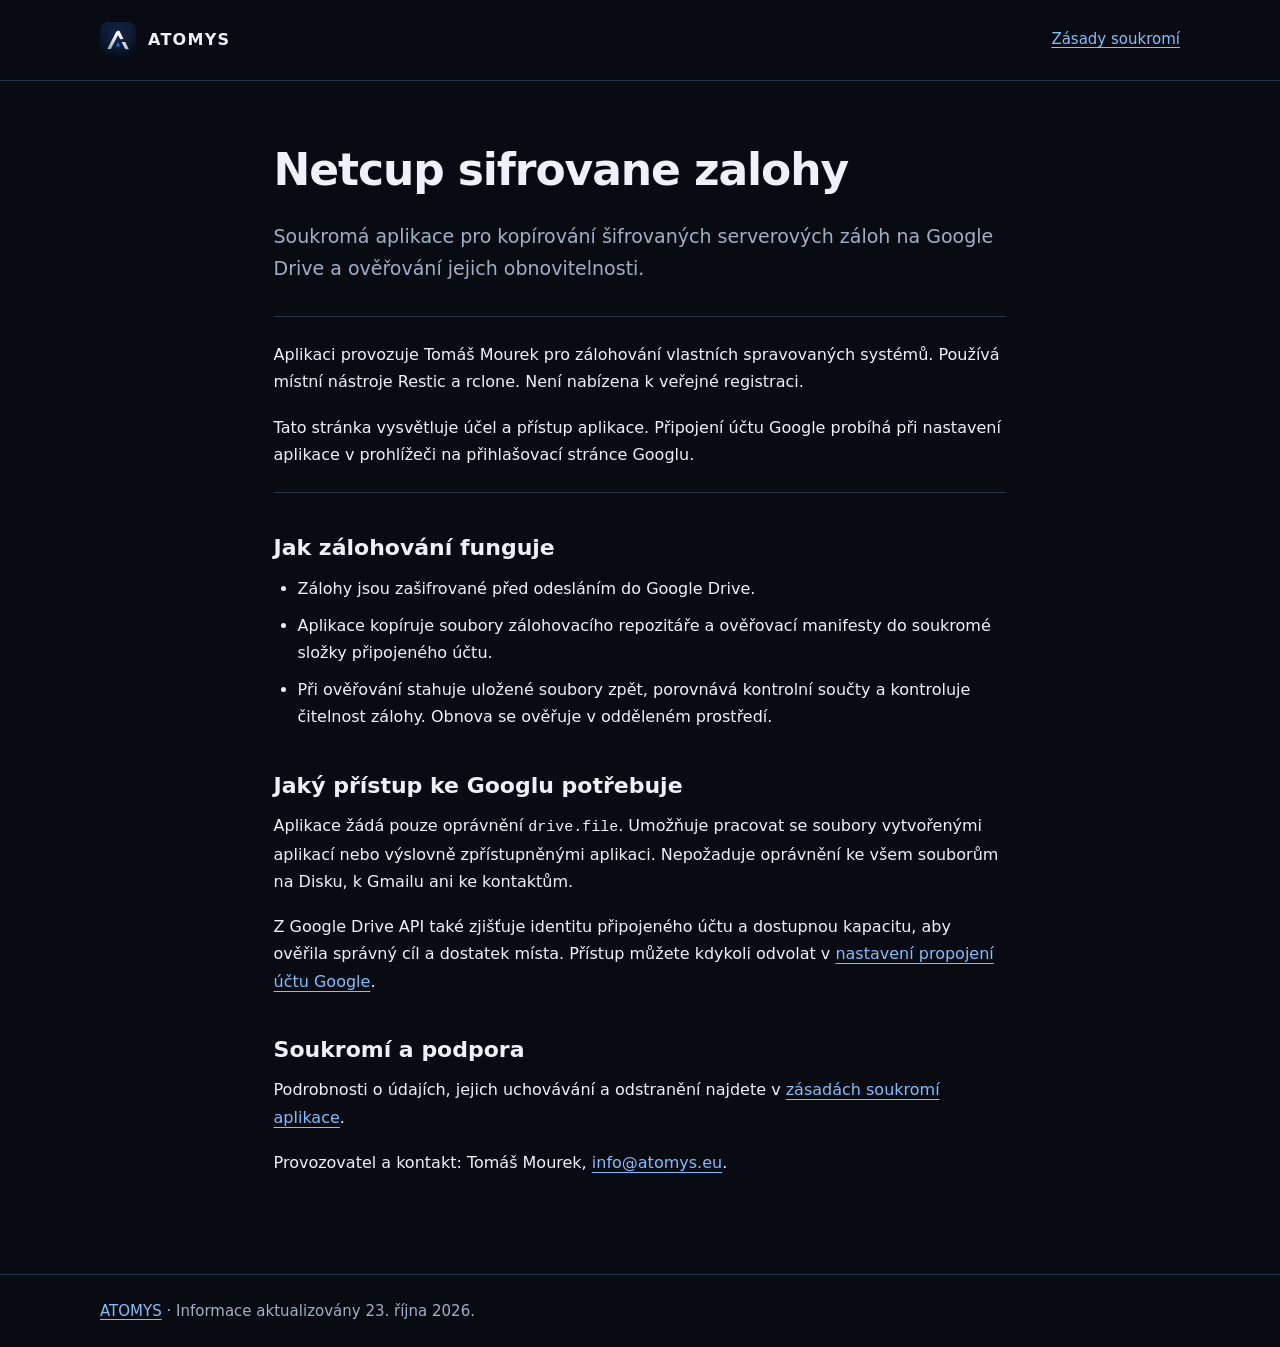
<file: aplikace/netcup-sifrovane-zalohy/index.html>
<!DOCTYPE html>
<html lang="cs">
<head>
  <meta charset="UTF-8">
  <meta name="viewport" content="width=device-width, initial-scale=1.0">
  <title>Netcup sifrovane zalohy | ATOMYS</title>
  <meta name="description" content="Informace o soukromé zálohovací aplikaci Netcup sifrovane zalohy, jejím omezeném přístupu ke Google Drive a ochraně dat.">
  <meta name="theme-color" content="#080b12">
  <meta name="referrer" content="strict-origin-when-cross-origin">
  <link rel="canonical" href="https://atomys.eu/aplikace/netcup-sifrovane-zalohy/">
  <link rel="icon" type="image/svg+xml" href="/atomys-brand/atomys-mark-tile.svg">
  <style>
    :root{color-scheme:dark;--bg:#080b12;--text:#eef2f8;--dim:#9fb0c6;--link:#7cc0ff;--border:#263449;font-family:-apple-system,BlinkMacSystemFont,"Segoe UI",system-ui,sans-serif}
    *{box-sizing:border-box}body{margin:0;background:var(--bg);color:var(--text);font-size:1rem;line-height:1.7;overflow-wrap:break-word}
    a{color:var(--link);text-underline-offset:.22em}a:hover{text-decoration-thickness:2px}a:focus-visible{outline:2px solid #48c4ff;outline-offset:5px;border-radius:3px}::selection{background:#1666e0;color:#fff}
    .wrap{width:min(100% - 48px,1080px);margin-inline:auto}header{border-bottom:1px solid var(--border)}nav{display:flex;align-items:center;justify-content:space-between;gap:24px;padding-block:22px}.brand{display:flex;align-items:center;gap:12px;color:var(--text);font-weight:700;letter-spacing:.08em;text-decoration:none}.brand img{display:block;width:36px;height:36px}nav>a:last-child{font-size:.9375rem}
    main{max-width:72ch;margin:0 auto;padding-block:64px 80px}h1{font-size:2.75rem;line-height:1.15;letter-spacing:-.025em;margin:0 0 24px;text-wrap:balance}h2{font-size:1.375rem;line-height:1.35;margin:40px 0 12px}p{margin:0 0 18px}.lead{font-size:1.1875rem;color:var(--dim)}ul{padding-left:24px;margin:0 0 22px}li+li{margin-top:10px}.details{border-block:1px solid var(--border);padding-block:24px;margin-block:32px}.details p:last-child{margin-bottom:0}code{font-size:.9375em}footer{border-top:1px solid var(--border);padding-block:24px;color:var(--dim);font-size:.9375rem}footer p{margin:0}.skip{position:absolute;left:24px;top:-80px;padding:10px 16px;background:var(--bg)}.skip:focus{top:8px}
    @media(max-width:600px){.wrap{width:calc(100% - 40px)}nav{gap:16px;padding-block:18px}main{padding-block:40px 56px}h1{font-size:2rem}h2{margin-top:32px}.brand{gap:8px}nav>a:last-child{max-width:14ch;text-align:right}}
  </style>
</head>
<body>
  <a class="skip" href="#obsah">Přejít na obsah</a>
  <header><nav class="wrap" aria-label="Hlavní navigace"><a class="brand" href="/"><img src="/atomys-brand/atomys-mark-tile.svg" width="36" height="36" alt="">ATOMYS</a><a href="soukromi/">Zásady soukromí</a></nav></header>
  <div class="wrap"><main id="obsah">
    <h1>Netcup sifrovane zalohy</h1>
    <p class="lead">Soukromá aplikace pro kopírování šifrovaných serverových záloh na Google Drive a ověřování jejich obnovitelnosti.</p>
    <div class="details">
      <p>Aplikaci provozuje Tomáš Mourek pro zálohování vlastních spravovaných systémů. Používá místní nástroje Restic a rclone. Není nabízena k veřejné registraci.</p>
      <p>Tato stránka vysvětluje účel a přístup aplikace. Připojení účtu Google probíhá při nastavení aplikace v prohlížeči na přihlašovací stránce Googlu.</p>
    </div>
    <h2>Jak zálohování funguje</h2>
    <ul>
      <li>Zálohy jsou zašifrované před odesláním do Google Drive.</li>
      <li>Aplikace kopíruje soubory zálohovacího repozitáře a ověřovací manifesty do soukromé složky připojeného účtu.</li>
      <li>Při ověřování stahuje uložené soubory zpět, porovnává kontrolní součty a kontroluje čitelnost zálohy. Obnova se ověřuje v odděleném prostředí.</li>
    </ul>
    <h2>Jaký přístup ke Googlu potřebuje</h2>
    <p>Aplikace žádá pouze oprávnění <code>drive.file</code>. Umožňuje pracovat se soubory vytvořenými aplikací nebo výslovně zpřístupněnými aplikaci. Nepožaduje oprávnění ke všem souborům na Disku, k Gmailu ani ke kontaktům.</p>
    <p>Z Google Drive API také zjišťuje identitu připojeného účtu a dostupnou kapacitu, aby ověřila správný cíl a dostatek místa. Přístup můžete kdykoli odvolat v <a href="https://myaccount.google.com/connections">nastavení propojení účtu Google</a>.</p>
    <h2>Soukromí a podpora</h2>
    <p>Podrobnosti o údajích, jejich uchovávání a odstranění najdete v <a href="soukromi/">zásadách soukromí aplikace</a>.</p>
    <p>Provozovatel a kontakt: Tomáš Mourek, <a href="mailto:info@atomys.eu">info@atomys.eu</a>.</p>
  </main></div>
  <footer><div class="wrap"><p><a href="/">ATOMYS</a> · Informace aktualizovány 23. října 2026.</p></div></footer>
</body>
</html>
</file>
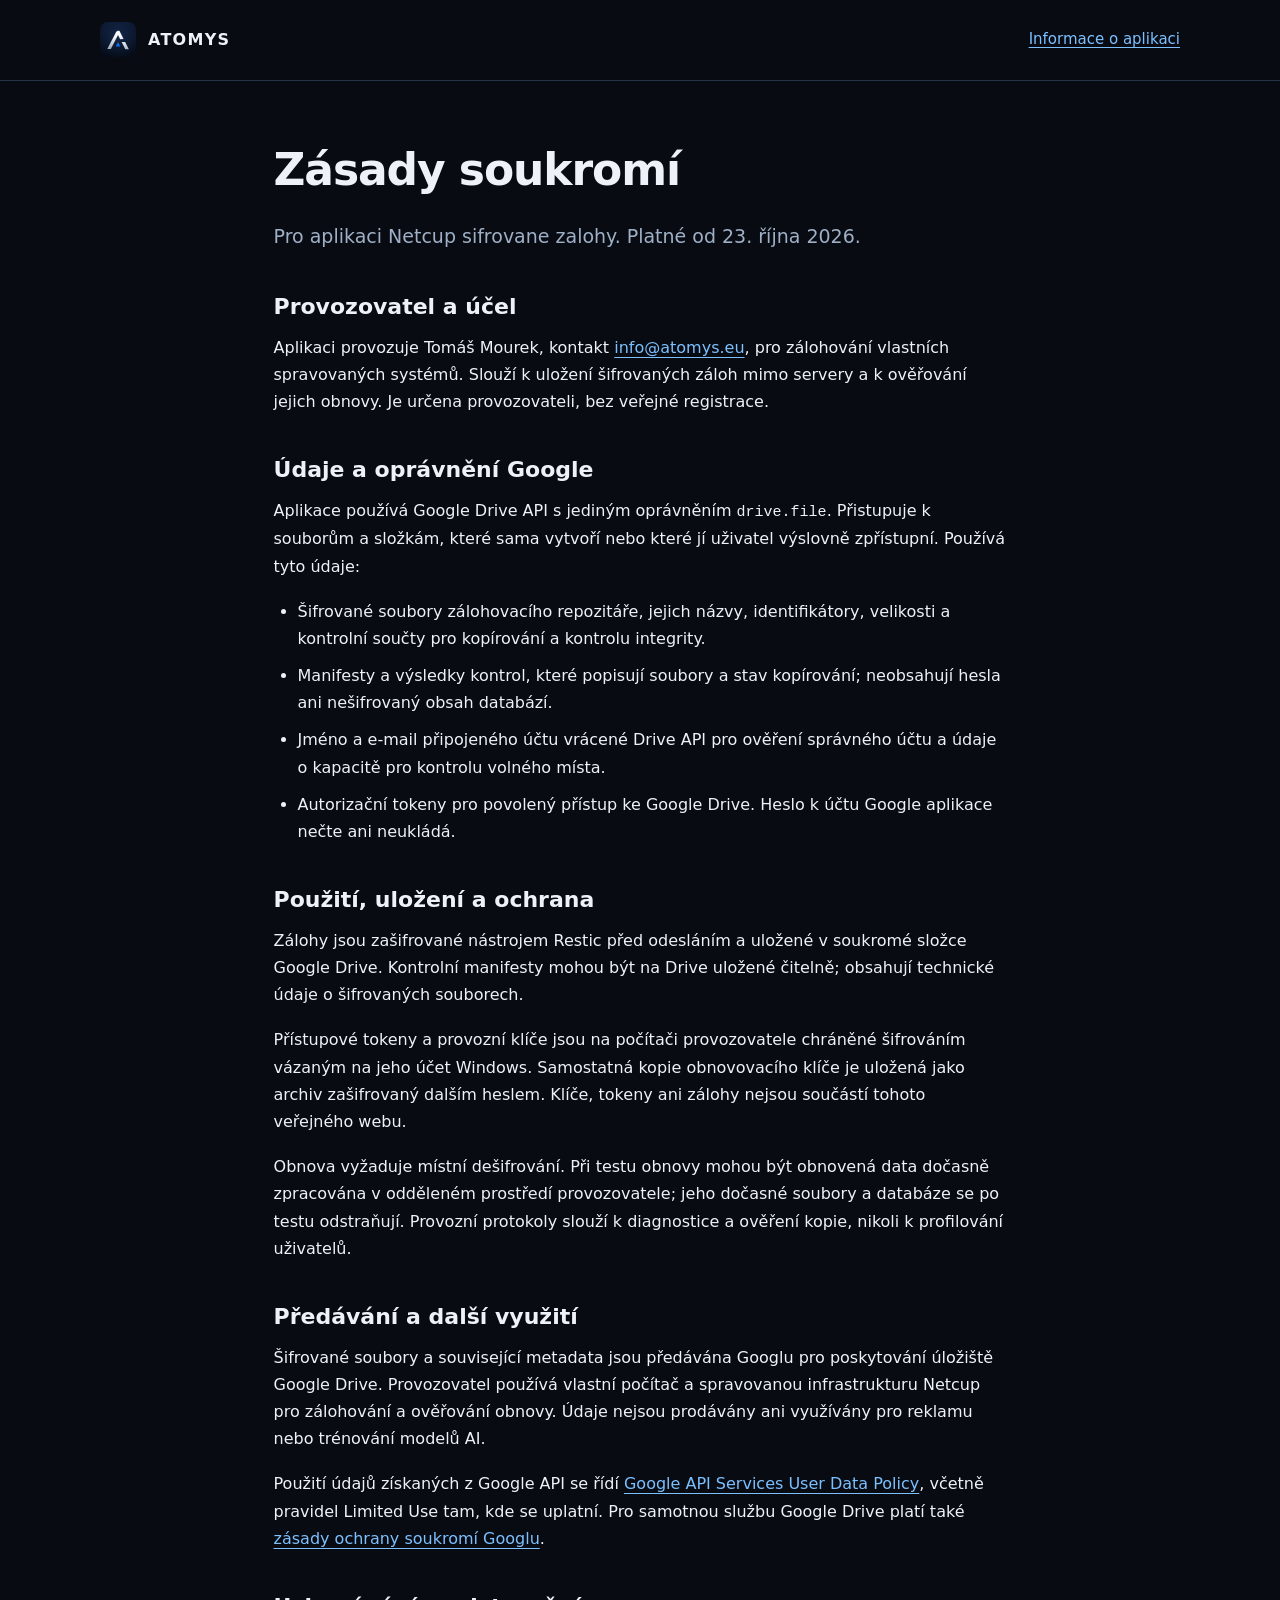
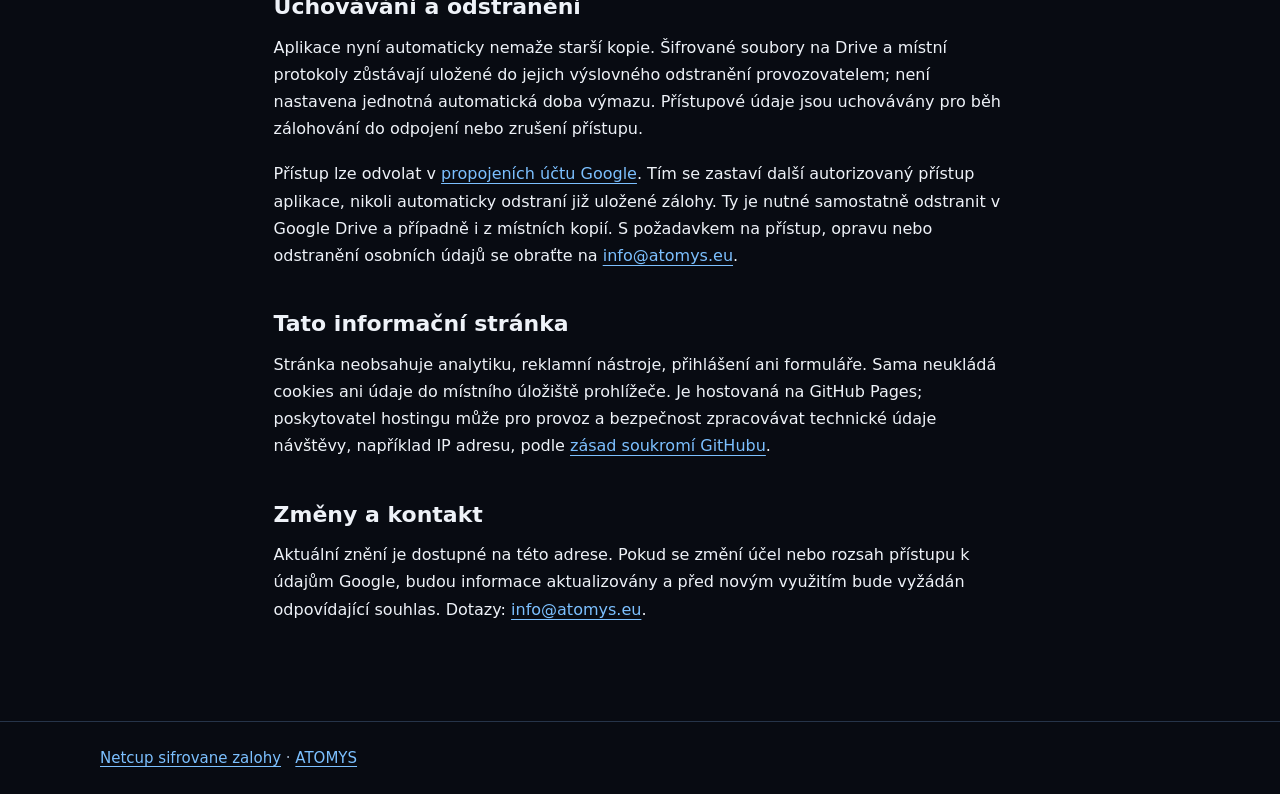
<file: aplikace/netcup-sifrovane-zalohy/soukromi/index.html>
<!DOCTYPE html>
<html lang="cs">
<head>
  <meta charset="UTF-8">
  <meta name="viewport" content="width=device-width, initial-scale=1.0">
  <title>Zásady soukromí – Netcup sifrovane zalohy | ATOMYS</title>
  <meta name="description" content="Jak aplikace Netcup sifrovane zalohy přistupuje k údajům Google, ukládá šifrované zálohy a umožňuje odvolat přístup.">
  <meta name="theme-color" content="#080b12">
  <meta name="referrer" content="strict-origin-when-cross-origin">
  <link rel="canonical" href="https://atomys.eu/aplikace/netcup-sifrovane-zalohy/soukromi/">
  <link rel="icon" type="image/svg+xml" href="/atomys-brand/atomys-mark-tile.svg">
  <style>
    :root{color-scheme:dark;--bg:#080b12;--text:#eef2f8;--dim:#9fb0c6;--link:#7cc0ff;--border:#263449;font-family:-apple-system,BlinkMacSystemFont,"Segoe UI",system-ui,sans-serif}
    *{box-sizing:border-box}body{margin:0;background:var(--bg);color:var(--text);font-size:1rem;line-height:1.7;overflow-wrap:break-word}
    a{color:var(--link);text-underline-offset:.22em}a:hover{text-decoration-thickness:2px}a:focus-visible{outline:2px solid #48c4ff;outline-offset:5px;border-radius:3px}::selection{background:#1666e0;color:#fff}
    .wrap{width:min(100% - 48px,1080px);margin-inline:auto}header{border-bottom:1px solid var(--border)}nav{display:flex;align-items:center;justify-content:space-between;gap:24px;padding-block:22px}.brand{display:flex;align-items:center;gap:12px;color:var(--text);font-weight:700;letter-spacing:.08em;text-decoration:none}.brand img{display:block;width:36px;height:36px}nav>a:last-child{font-size:.9375rem}
    main{max-width:72ch;margin:0 auto;padding-block:64px 80px}h1{font-size:2.75rem;line-height:1.15;letter-spacing:-.025em;margin:0 0 24px;text-wrap:balance}h2{font-size:1.375rem;line-height:1.35;margin:40px 0 12px}p{margin:0 0 18px}.lead{font-size:1.1875rem;color:var(--dim)}ul{padding-left:24px;margin:0 0 22px}li+li{margin-top:10px}code{font-size:.9375em}footer{border-top:1px solid var(--border);padding-block:24px;color:var(--dim);font-size:.9375rem}footer p{margin:0}.skip{position:absolute;left:24px;top:-80px;padding:10px 16px;background:var(--bg)}.skip:focus{top:8px}
    @media(max-width:600px){.wrap{width:calc(100% - 40px)}nav{gap:16px;padding-block:18px}main{padding-block:40px 56px}h1{font-size:2rem}h2{margin-top:32px}.brand{gap:8px}nav>a:last-child{max-width:14ch;text-align:right}}
  </style>
</head>
<body>
  <a class="skip" href="#obsah">Přejít na obsah</a>
  <header><nav class="wrap" aria-label="Hlavní navigace"><a class="brand" href="/"><img src="/atomys-brand/atomys-mark-tile.svg" width="36" height="36" alt="">ATOMYS</a><a href="../">Informace o aplikaci</a></nav></header>
  <div class="wrap"><main id="obsah">
    <h1>Zásady soukromí</h1>
    <p class="lead">Pro aplikaci Netcup sifrovane zalohy. Platné od 23. října 2026.</p>
    <h2>Provozovatel a účel</h2>
    <p>Aplikaci provozuje Tomáš Mourek, kontakt <a href="mailto:info@atomys.eu">info@atomys.eu</a>, pro zálohování vlastních spravovaných systémů. Slouží k uložení šifrovaných záloh mimo servery a k ověřování jejich obnovy. Je určena provozovateli, bez veřejné registrace.</p>
    <h2>Údaje a oprávnění Google</h2>
    <p>Aplikace používá Google Drive API s jediným oprávněním <code>drive.file</code>. Přistupuje k souborům a složkám, které sama vytvoří nebo které jí uživatel výslovně zpřístupní. Používá tyto údaje:</p>
    <ul>
      <li>Šifrované soubory zálohovacího repozitáře, jejich názvy, identifikátory, velikosti a kontrolní součty pro kopírování a kontrolu integrity.</li>
      <li>Manifesty a výsledky kontrol, které popisují soubory a stav kopírování; neobsahují hesla ani nešifrovaný obsah databází.</li>
      <li>Jméno a e-mail připojeného účtu vrácené Drive API pro ověření správného účtu a údaje o kapacitě pro kontrolu volného místa.</li>
      <li>Autorizační tokeny pro povolený přístup ke Google Drive. Heslo k účtu Google aplikace nečte ani neukládá.</li>
    </ul>
    <h2>Použití, uložení a ochrana</h2>
    <p>Zálohy jsou zašifrované nástrojem Restic před odesláním a uložené v soukromé složce Google Drive. Kontrolní manifesty mohou být na Drive uložené čitelně; obsahují technické údaje o šifrovaných souborech.</p>
    <p>Přístupové tokeny a provozní klíče jsou na počítači provozovatele chráněné šifrováním vázaným na jeho účet Windows. Samostatná kopie obnovovacího klíče je uložená jako archiv zašifrovaný dalším heslem. Klíče, tokeny ani zálohy nejsou součástí tohoto veřejného webu.</p>
    <p>Obnova vyžaduje místní dešifrování. Při testu obnovy mohou být obnovená data dočasně zpracována v odděleném prostředí provozovatele; jeho dočasné soubory a databáze se po testu odstraňují. Provozní protokoly slouží k diagnostice a ověření kopie, nikoli k profilování uživatelů.</p>
    <h2>Předávání a další využití</h2>
    <p>Šifrované soubory a související metadata jsou předávána Googlu pro poskytování úložiště Google Drive. Provozovatel používá vlastní počítač a spravovanou infrastrukturu Netcup pro zálohování a ověřování obnovy. Údaje nejsou prodávány ani využívány pro reklamu nebo trénování modelů AI.</p>
    <p>Použití údajů získaných z Google API se řídí <a href="https://developers.google.com/terms/api-services-user-data-policy">Google API Services User Data Policy</a>, včetně pravidel Limited Use tam, kde se uplatní. Pro samotnou službu Google Drive platí také <a href="https://policies.google.com/privacy">zásady ochrany soukromí Googlu</a>.</p>
    <h2>Uchovávání a odstranění</h2>
    <p>Aplikace nyní automaticky nemaže starší kopie. Šifrované soubory na Drive a místní protokoly zůstávají uložené do jejich výslovného odstranění provozovatelem; není nastavena jednotná automatická doba výmazu. Přístupové údaje jsou uchovávány pro běh zálohování do odpojení nebo zrušení přístupu.</p>
    <p>Přístup lze odvolat v <a href="https://myaccount.google.com/connections">propojeních účtu Google</a>. Tím se zastaví další autorizovaný přístup aplikace, nikoli automaticky odstraní již uložené zálohy. Ty je nutné samostatně odstranit v Google Drive a případně i z místních kopií. S požadavkem na přístup, opravu nebo odstranění osobních údajů se obraťte na <a href="mailto:info@atomys.eu">info@atomys.eu</a>.</p>
    <h2>Tato informační stránka</h2>
    <p>Stránka neobsahuje analytiku, reklamní nástroje, přihlášení ani formuláře. Sama neukládá cookies ani údaje do místního úložiště prohlížeče. Je hostovaná na GitHub Pages; poskytovatel hostingu může pro provoz a bezpečnost zpracovávat technické údaje návštěvy, například IP adresu, podle <a href="https://docs.github.com/en/site-policy/privacy-policies/github-general-privacy-statement">zásad soukromí GitHubu</a>.</p>
    <h2>Změny a kontakt</h2>
    <p>Aktuální znění je dostupné na této adrese. Pokud se změní účel nebo rozsah přístupu k údajům Google, budou informace aktualizovány a před novým využitím bude vyžádán odpovídající souhlas. Dotazy: <a href="mailto:info@atomys.eu">info@atomys.eu</a>.</p>
  </main></div>
  <footer><div class="wrap"><p><a href="../">Netcup sifrovane zalohy</a> · <a href="/">ATOMYS</a></p></div></footer>
</body>
</html>
</file>
